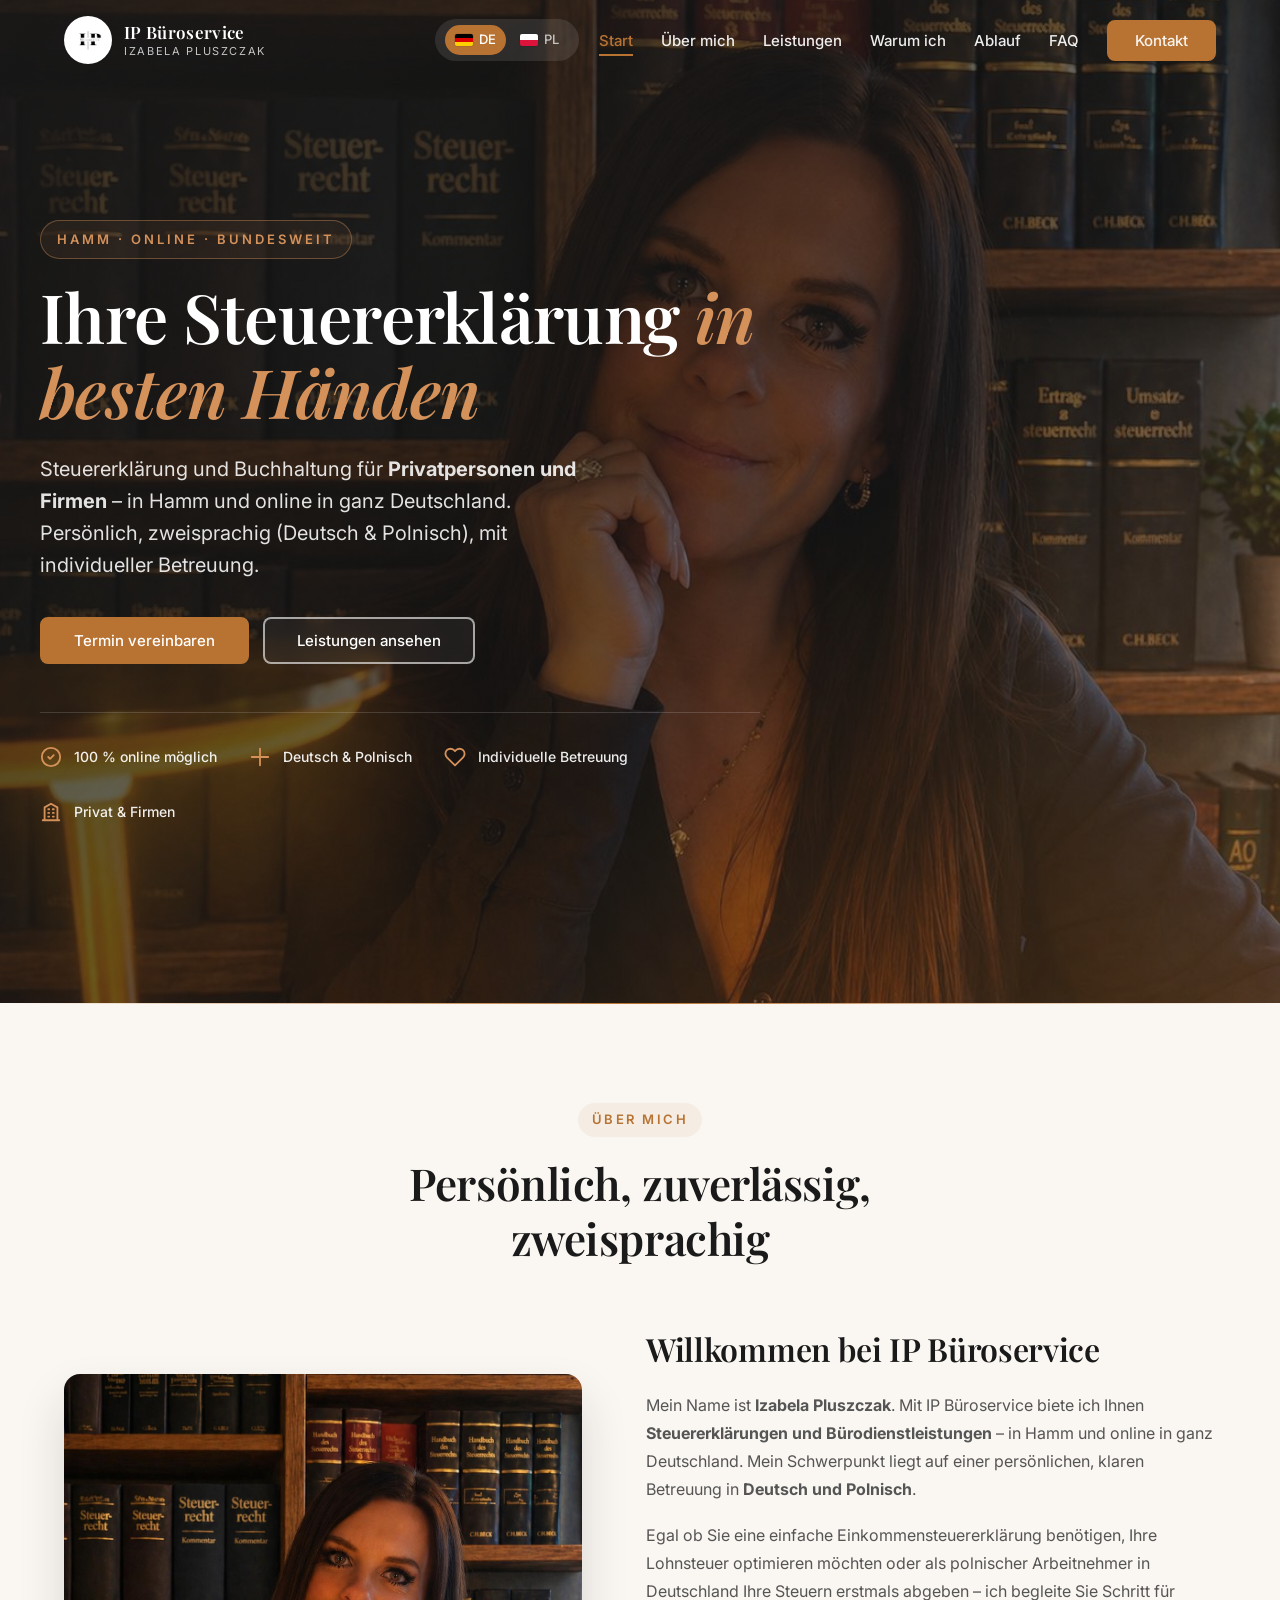
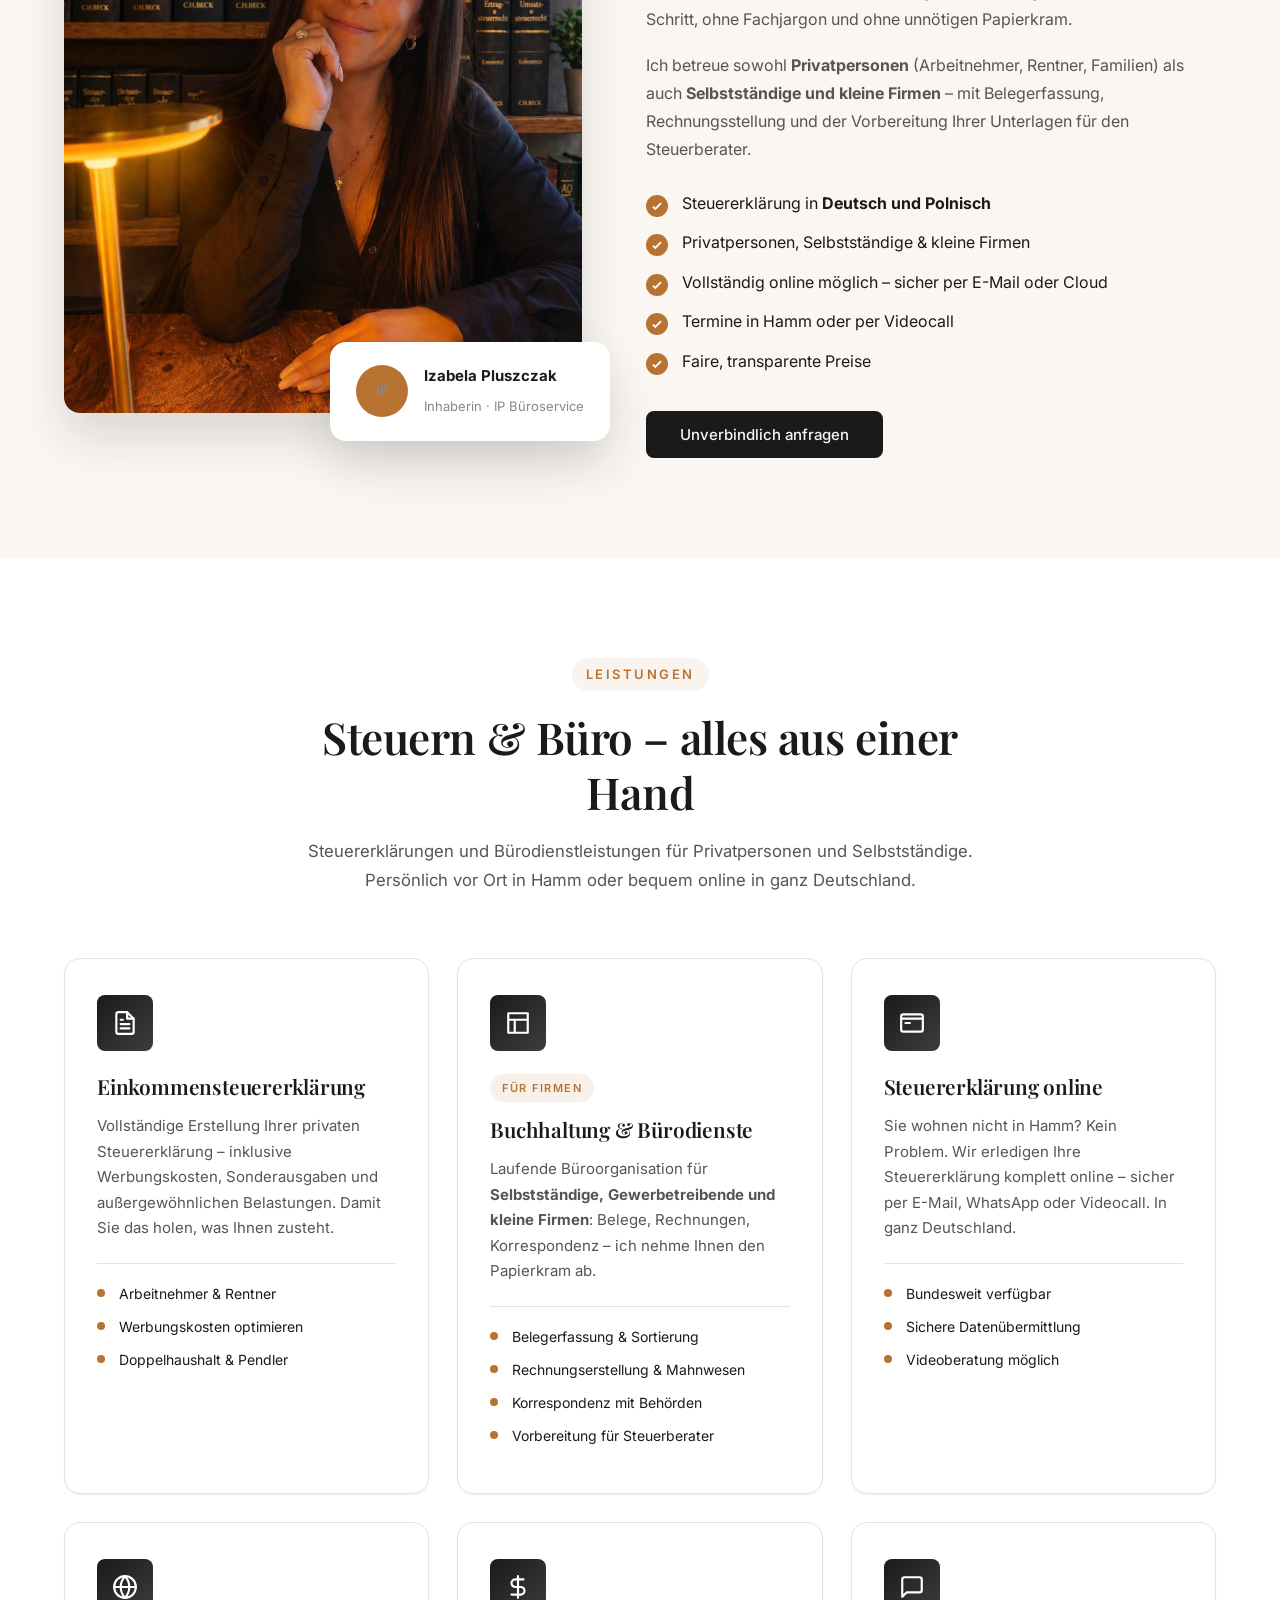
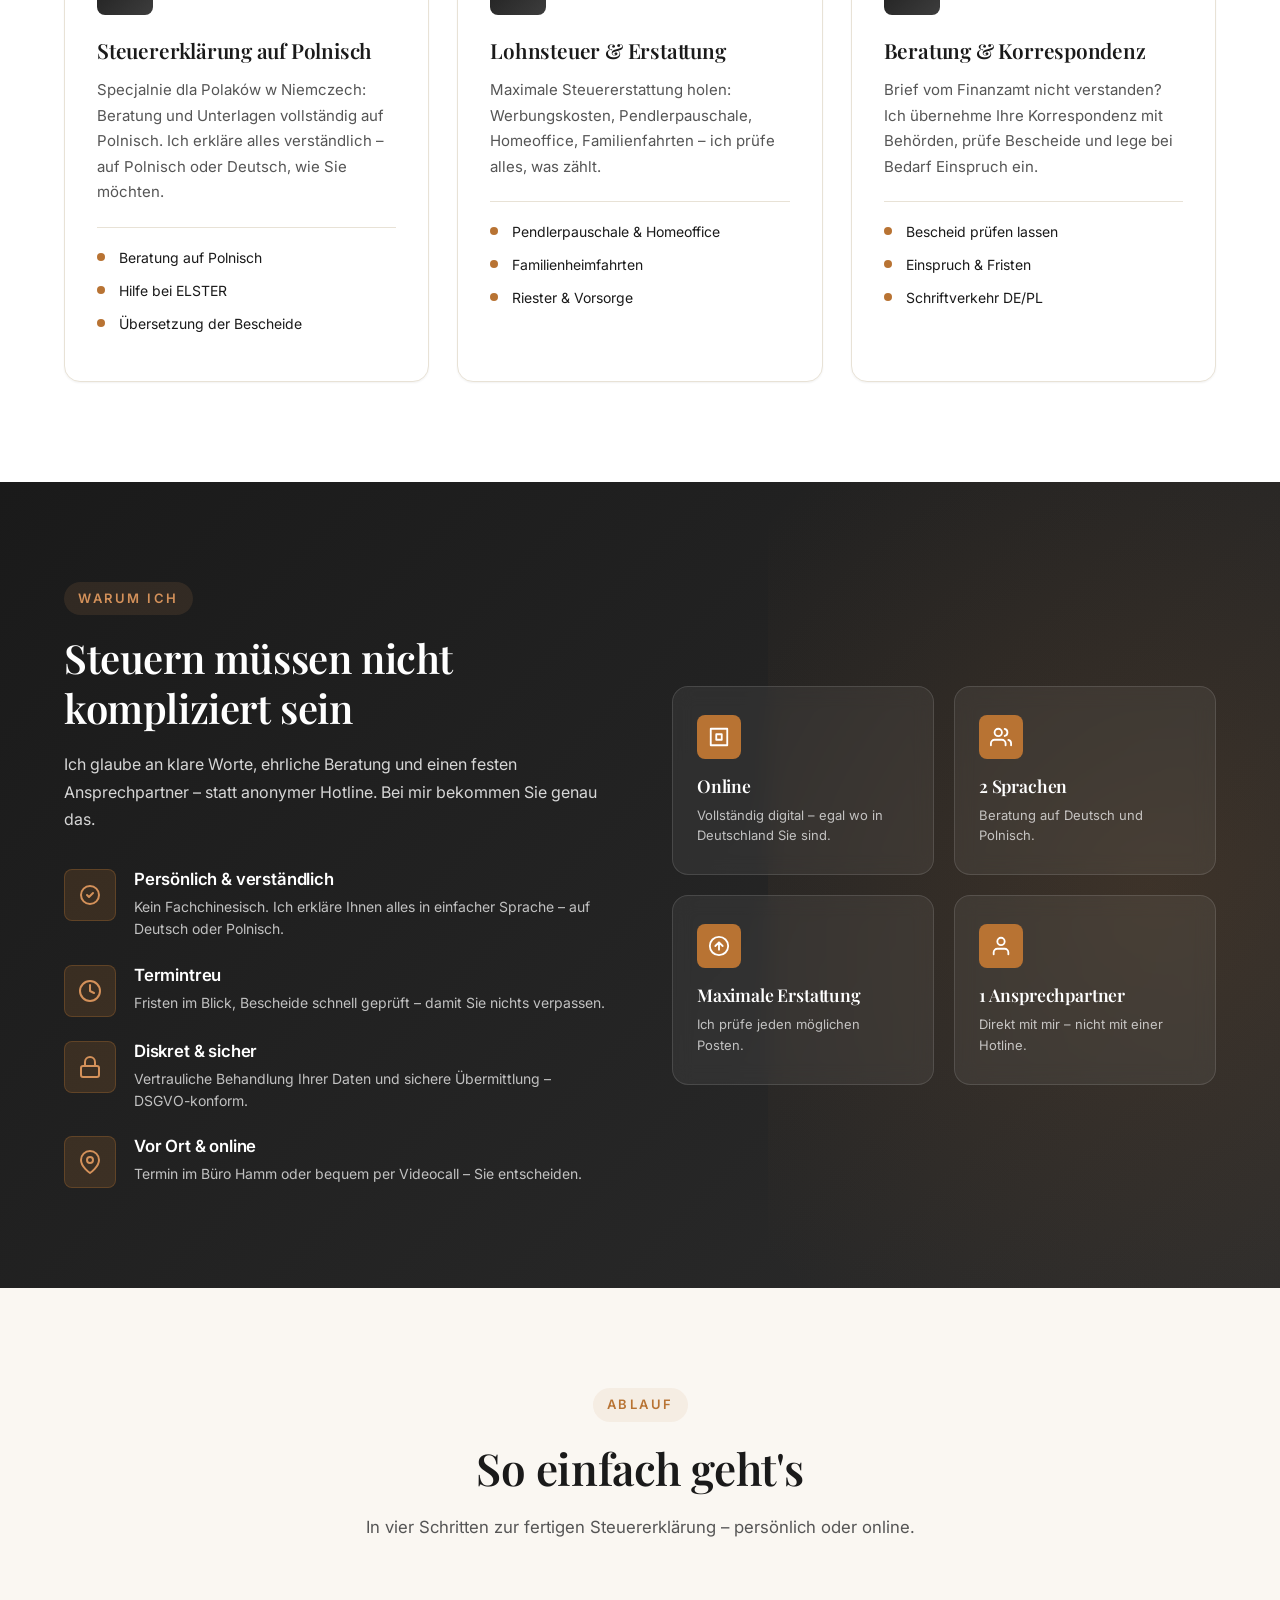
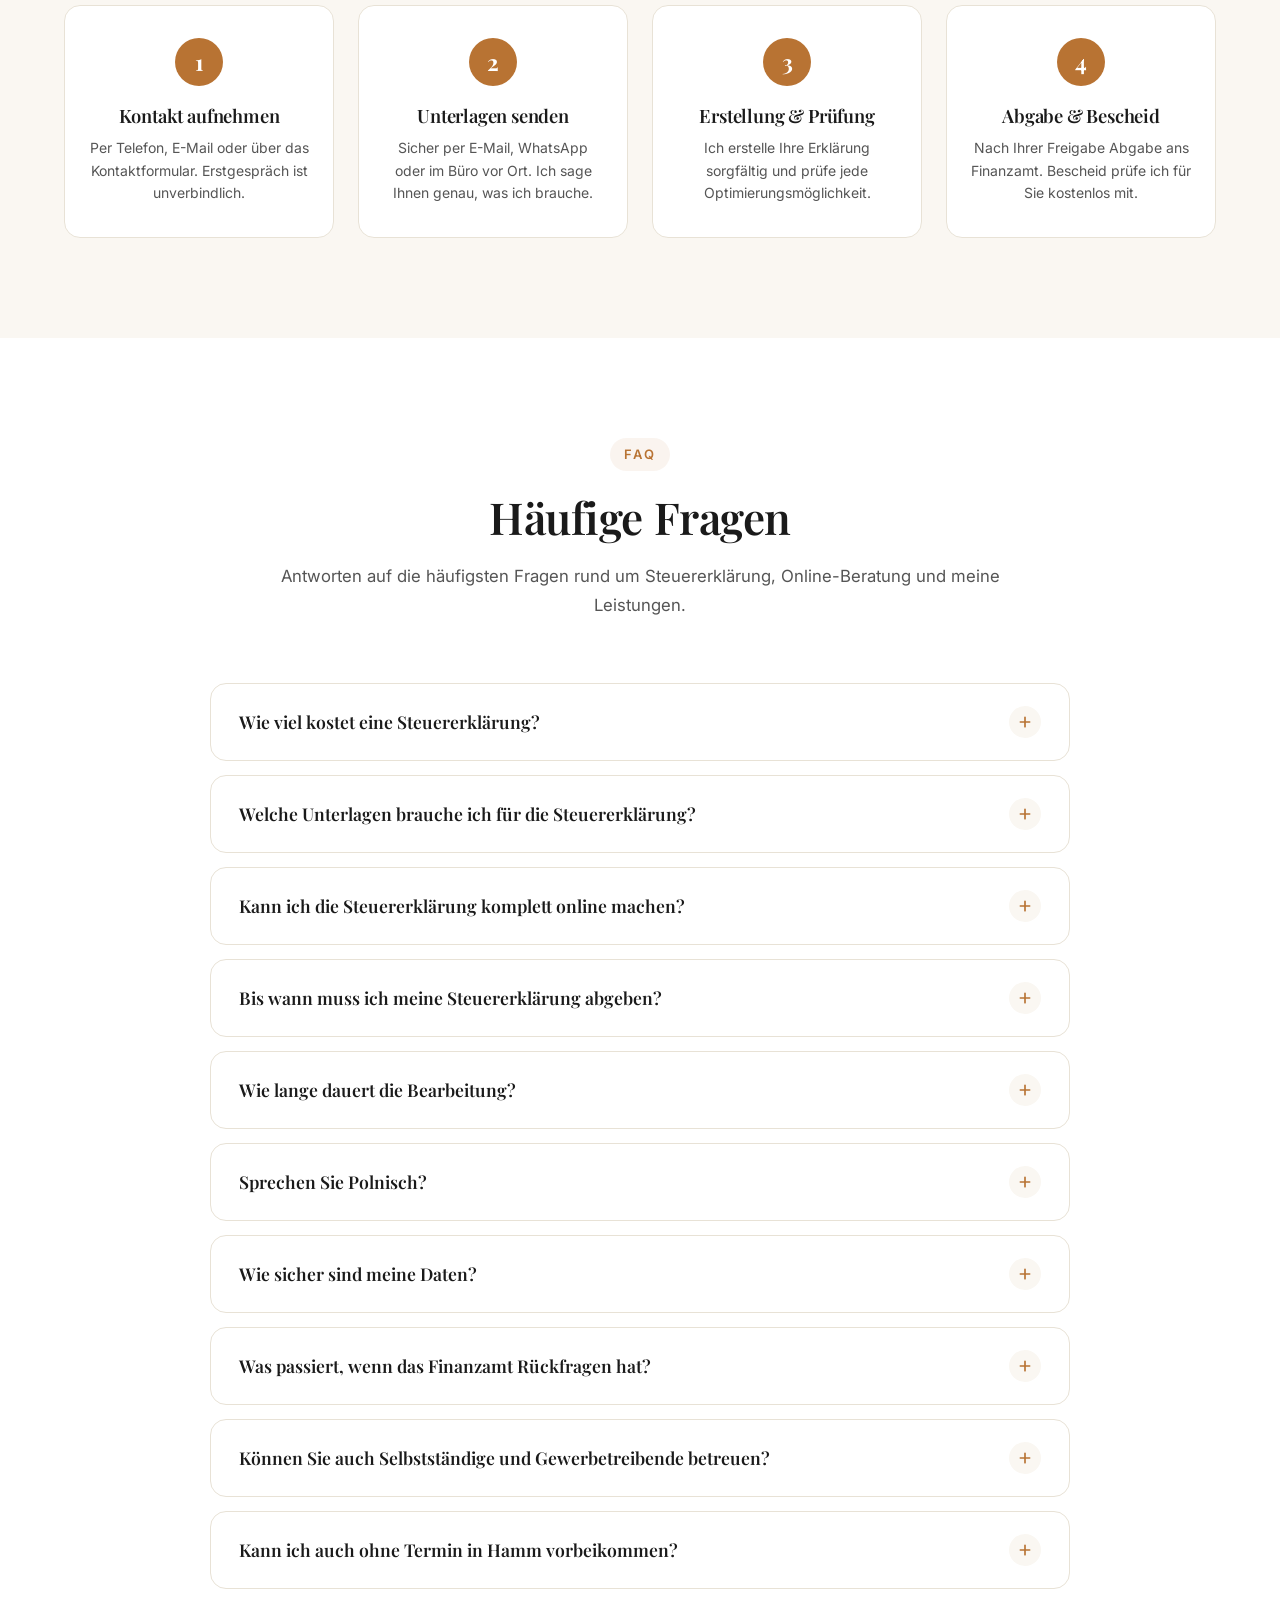
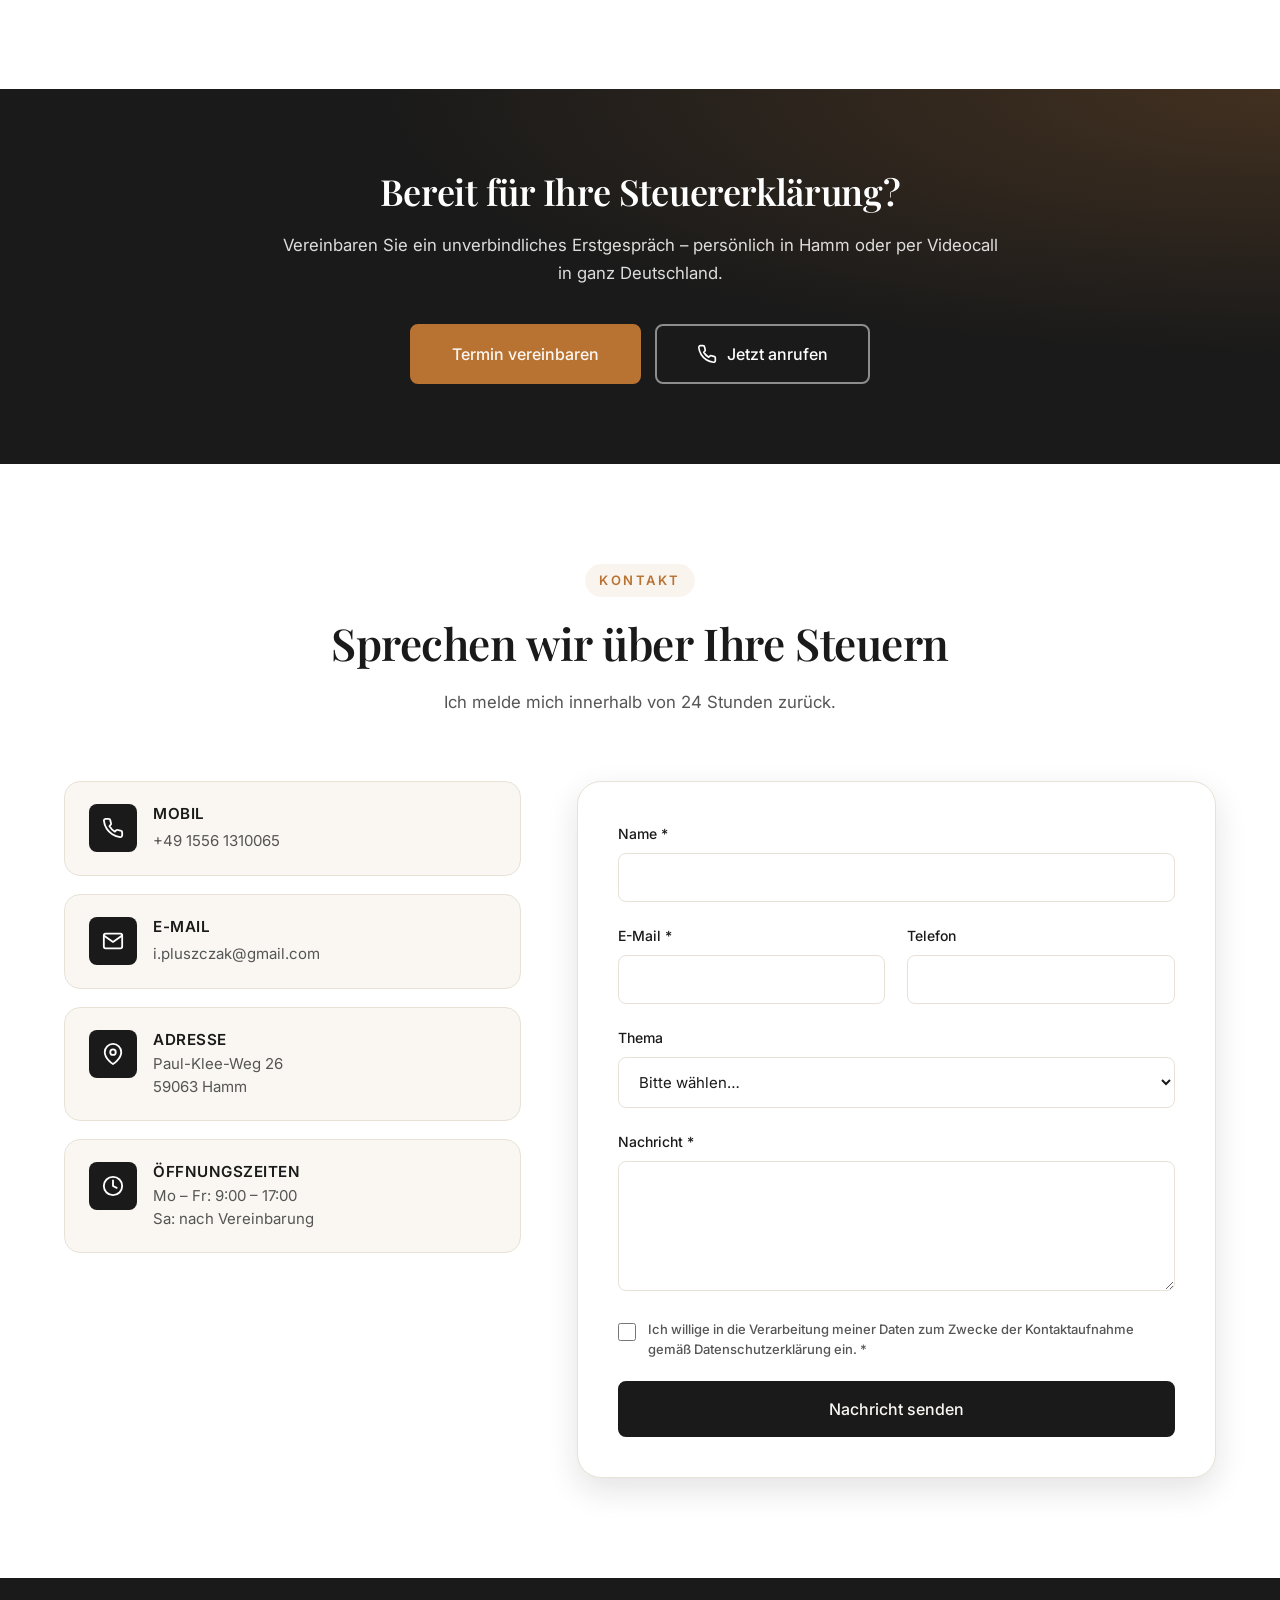
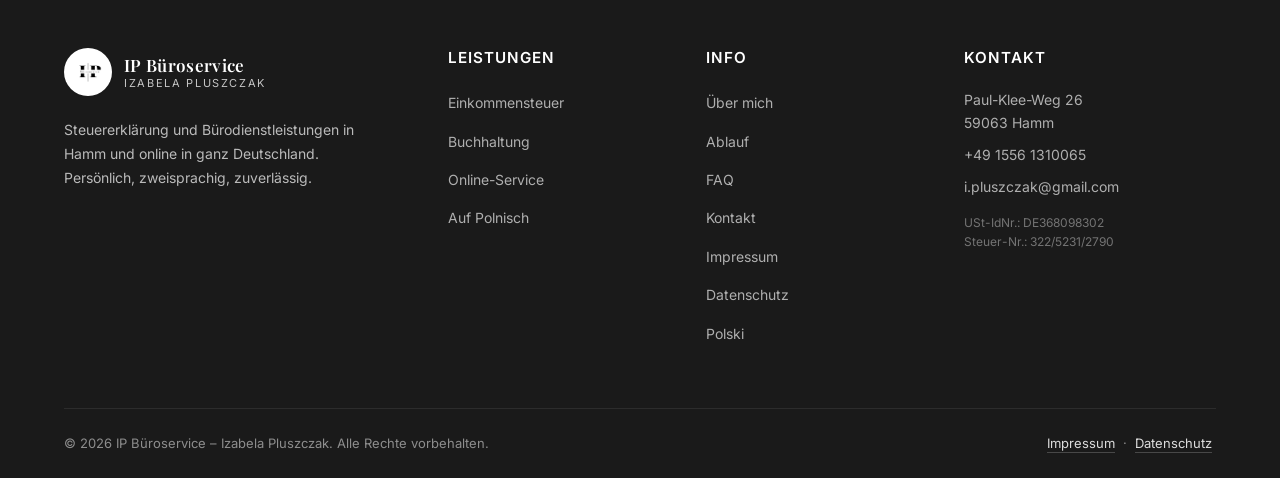
<file: index.html>
<!DOCTYPE html>
<html lang="de">
<head>
    <meta charset="UTF-8">
    <meta name="viewport" content="width=device-width, initial-scale=1.0">
    <meta name="theme-color" content="#1a1a1a">

    <title>Steuererklärung Hamm & online in ganz Deutschland | IP Büroservice – Izabela Pluszczak</title>
    <meta name="description" content="Steuererklärung in Hamm und online in ganz Deutschland. Polnischsprachige Steuerhilfe und Buchhaltung – persönlich, zuverlässig, individuell. Jetzt Termin vereinbaren.">
    <meta name="keywords" content="Steuererklärung Hamm, Steuererklärung online, polnische Buchhaltung, Lohnsteuerhilfe Hamm, Steuererklärung auf Polnisch, IP Büroservice, Izabela Pluszczak">
    <meta name="author" content="IP Büroservice – Izabela Pluszczak">
    <meta name="robots" content="index, follow">

    <link rel="canonical" href="https://ip-bueroservice.de/">
    <link rel="alternate" hreflang="de" href="https://ip-bueroservice.de/">
    <link rel="alternate" hreflang="pl" href="https://ip-bueroservice.de/pl/">
    <link rel="alternate" hreflang="x-default" href="https://ip-bueroservice.de/">

    <meta property="og:type" content="website">
    <meta property="og:locale" content="de_DE">
    <meta property="og:locale:alternate" content="pl_PL">
    <meta property="og:title" content="Steuererklärung Hamm & online | IP Büroservice">
    <meta property="og:description" content="Steuererklärung in Hamm und online in ganz Deutschland. Polnischsprachige Steuerhilfe und Buchhaltung.">
    <meta property="og:url" content="https://ip-bueroservice.de/">
    <meta property="og:site_name" content="IP Büroservice">
    <meta property="og:image" content="https://ip-bueroservice.de/og-image.jpg">

    <meta name="twitter:card" content="summary_large_image">
    <meta name="twitter:title" content="Steuererklärung Hamm & online | IP Büroservice">
    <meta name="twitter:description" content="Steuererklärung in Hamm und online in ganz Deutschland. Polnischsprachige Steuerhilfe.">

    <link rel="icon" type="image/jpeg" href="image001.jpg">
    <link rel="apple-touch-icon" href="image001.jpg">

    <link rel="stylesheet" href="style.css">
    <link rel="preconnect" href="https://fonts.googleapis.com">
    <link rel="preconnect" href="https://fonts.gstatic.com" crossorigin>
    <link href="https://fonts.googleapis.com/css2?family=Playfair+Display:ital,wght@0,400;0,600;0,700;1,600&family=Inter:wght@300;400;500;600&display=swap" rel="stylesheet">

    <script type="application/ld+json">
    {
        "@context": "https://schema.org",
        "@type": "FAQPage",
        "mainEntity": [
            {
                "@type": "Question",
                "name": "Wie viel kostet eine Steuererklärung?",
                "acceptedAnswer": { "@type": "Answer", "text": "Die Kosten richten sich nach dem Umfang Ihres Falls und sind durch die Steuerberatervergütungsverordnung (StBVV) sowie die Vorgaben für Lohnsteuerhilfevereine geregelt. Sie erhalten vorab eine transparente Pauschale oder einen klaren Stundensatz – ohne versteckte Kosten. Ein Erstgespräch ist kostenlos und unverbindlich." }
            },
            {
                "@type": "Question",
                "name": "Welche Unterlagen brauche ich für die Steuererklärung?",
                "acceptedAnswer": { "@type": "Answer", "text": "In den meisten Fällen: Lohnsteuerbescheinigung, Steuer-Identifikationsnummer, IBAN, Nachweise für Werbungskosten (Fahrtkosten, Arbeitsmittel, Homeoffice), Sonderausgaben (Versicherungen, Riester, Spenden) und außergewöhnliche Belastungen. Sie erhalten vorab eine maßgeschneiderte Checkliste." }
            },
            {
                "@type": "Question",
                "name": "Kann ich die Steuererklärung komplett online machen?",
                "acceptedAnswer": { "@type": "Answer", "text": "Ja, vollständig online – egal wo in Deutschland Sie wohnen. Unterlagen kommen sicher per E-Mail, WhatsApp oder verschlüsselter Cloud. Die Beratung läuft per Telefon oder Videocall. Die Erklärung wird elektronisch über ELSTER ans Finanzamt übermittelt." }
            },
            {
                "@type": "Question",
                "name": "Bis wann muss ich meine Steuererklärung abgeben?",
                "acceptedAnswer": { "@type": "Answer", "text": "Bei Pflichtveranlagung (z. B. Steuerklasse III/V): bis 31. Juli des Folgejahres. Bei freiwilliger Antragsveranlagung haben Sie 4 Jahre Zeit – die Erklärung für 2021 kann z. B. noch bis 31.12.2025 abgegeben werden." }
            },
            {
                "@type": "Question",
                "name": "Wie lange dauert die Bearbeitung?",
                "acceptedAnswer": { "@type": "Answer", "text": "Auf meiner Seite meist 1–2 Wochen nach Erhalt aller Unterlagen. Das Finanzamt benötigt anschließend 2 bis 12 Wochen bis zum Bescheid – elektronische Abgaben werden meist schneller bearbeitet." }
            },
            {
                "@type": "Question",
                "name": "Sprechen Sie Polnisch?",
                "acceptedAnswer": { "@type": "Answer", "text": "Ja, Polnisch ist meine Muttersprache. Beratung, Unterlagen und Korrespondenz auf Polnisch oder Deutsch – wie Sie möchten. Besonders praktisch für polnische Arbeitnehmer in Deutschland." }
            },
            {
                "@type": "Question",
                "name": "Wie sicher sind meine Daten?",
                "acceptedAnswer": { "@type": "Answer", "text": "Streng vertraulich nach DSGVO. Datenübermittlung ausschließlich verschlüsselt, Speicherung gemäß GoBD-Aufbewahrungspflichten, keine Weitergabe an Dritte. Sie haben jederzeit Auskunfts- und Löschungsrecht." }
            },
            {
                "@type": "Question",
                "name": "Was passiert, wenn das Finanzamt Rückfragen hat?",
                "acceptedAnswer": { "@type": "Answer", "text": "Ich prüfe Rückfragen und Bescheide kostenlos mit. Bei Bedarf beantworte ich die Anfrage schriftlich oder lege innerhalb der einmonatigen Einspruchsfrist (§ 355 AO) Einspruch ein." }
            },
            {
                "@type": "Question",
                "name": "Können Sie auch Selbstständige und Gewerbetreibende betreuen?",
                "acceptedAnswer": { "@type": "Answer", "text": "Ja – als IP Büroservice übernehme ich Belegerfassung, Rechnungserstellung und Korrespondenz. Eine vollständige steuerliche Beratung nach § 3 StBerG ist Steuerberatern vorbehalten – in solchen Fällen arbeite ich mit einem Steuerberater Hand in Hand zusammen." }
            },
            {
                "@type": "Question",
                "name": "Kann ich auch ohne Termin in Hamm vorbeikommen?",
                "acceptedAnswer": { "@type": "Answer", "text": "Bitte vereinbaren Sie vorher einen Termin – telefonisch oder per E-Mail. Termine sind oft kurzfristig möglich, auch außerhalb der regulären Bürozeiten nach Vereinbarung." }
            }
        ]
    }
    </script>

    <script type="application/ld+json">
    {
        "@context": "https://schema.org",
        "@type": "AccountingService",
        "name": "IP Büroservice – Izabela Pluszczak",
        "image": "https://ip-bueroservice.de/image001.jpg",
        "@id": "https://ip-bueroservice.de/",
        "url": "https://ip-bueroservice.de/",
        "telephone": "+4915561310065",
        "email": "i.pluszczak@gmail.com",
        "priceRange": "$$",
        "address": {
            "@type": "PostalAddress",
            "streetAddress": "Paul-Klee-Weg 26",
            "addressLocality": "Hamm",
            "postalCode": "59063",
            "addressCountry": "DE"
        },
        "areaServed": {
            "@type": "Country",
            "name": "Deutschland"
        },
        "availableLanguage": ["de", "pl"],
        "openingHoursSpecification": [
            {
                "@type": "OpeningHoursSpecification",
                "dayOfWeek": ["Monday", "Tuesday", "Wednesday", "Thursday", "Friday"],
                "opens": "09:00",
                "closes": "17:00"
            }
        ],
        "vatID": "DE368098302",
        "taxID": "322/5231/2790",
        "founder": {
            "@type": "Person",
            "name": "Izabela Pluszczak"
        },
        "description": "Steuererklärung und Buchhaltung in Hamm sowie online in ganz Deutschland. Polnischsprachige Beratung und Bürodienstleistungen.",
        "sameAs": []
    }
    </script>
</head>
<body>
    <!-- Navigation -->
    <nav class="navbar" id="navbar" aria-label="Hauptnavigation">
        <div class="container nav-container">
            <a href="#home" class="logo" aria-label="IP Büroservice – Startseite">
                <img src="image001.jpg" alt="IP Büroservice Logo" class="logo-img" width="48" height="48">
                <span class="logo-text">IP Büroservice<small>Izabela Pluszczak</small></span>
            </a>
            <div class="nav-right">
                <div class="lang-switch" role="group" aria-label="Sprachauswahl">
                    <a href="/" class="active" hreflang="de" aria-current="page"><span class="flag flag-de" aria-hidden="true"></span>DE</a>
                    <a href="/pl/" hreflang="pl"><span class="flag flag-pl" aria-hidden="true"></span>PL</a>
                </div>
                <button class="nav-toggle" id="navToggle" aria-label="Menü öffnen" aria-expanded="false" aria-controls="navMenu">
                    <span></span>
                    <span></span>
                    <span></span>
                </button>
                <ul class="nav-menu" id="navMenu">
                    <li><a href="#home">Start</a></li>
                    <li><a href="#about">Über mich</a></li>
                    <li><a href="#services">Leistungen</a></li>
                    <li><a href="#why-us">Warum ich</a></li>
                    <li><a href="#process">Ablauf</a></li>
                    <li><a href="#faq">FAQ</a></li>
                    <li><a href="#contact" class="btn btn-nav">Kontakt</a></li>
                </ul>
            </div>
        </div>
    </nav>

    <!-- Hero -->
    <section class="hero" id="home">
        <div class="hero-image-container">
            <img src="Foto.jpeg" alt="Izabela Pluszczak – IP Büroservice" class="hero-image" width="1200" height="800">
        </div>
        <div class="hero-overlay"></div>
        <div class="container hero-content">
            <div class="hero-text">
                <span class="hero-eyebrow">Hamm · Online · Bundesweit</span>
                <h1>Ihre Steuererklärung <span class="highlight">in besten Händen</span></h1>
                <p class="hero-subtitle">Steuererklärung und Buchhaltung für <strong>Privatpersonen und Firmen</strong> – in Hamm und online in ganz Deutschland. Persönlich, zweisprachig (Deutsch &amp; Polnisch), mit individueller Betreuung.</p>
                <div class="hero-buttons">
                    <a href="#contact" class="btn btn-primary">Termin vereinbaren</a>
                    <a href="#services" class="btn btn-secondary">Leistungen ansehen</a>
                </div>
                <div class="hero-features">
                    <div class="hero-feature">
                        <svg viewBox="0 0 24 24" fill="none" stroke="currentColor" stroke-width="2" stroke-linecap="round" stroke-linejoin="round" aria-hidden="true">
                            <path d="M9 12l2 2 4-4"/>
                            <circle cx="12" cy="12" r="10"/>
                        </svg>
                        <span>100 % online möglich</span>
                    </div>
                    <div class="hero-feature">
                        <svg viewBox="0 0 24 24" fill="none" stroke="currentColor" stroke-width="2" stroke-linecap="round" stroke-linejoin="round" aria-hidden="true">
                            <path d="M3 12h18M12 3v18"/>
                        </svg>
                        <span>Deutsch &amp; Polnisch</span>
                    </div>
                    <div class="hero-feature">
                        <svg viewBox="0 0 24 24" fill="none" stroke="currentColor" stroke-width="2" stroke-linecap="round" stroke-linejoin="round" aria-hidden="true">
                            <path d="M20.84 4.61a5.5 5.5 0 00-7.78 0L12 5.67l-1.06-1.06a5.5 5.5 0 00-7.78 7.78l1.06 1.06L12 21.23l7.78-7.78 1.06-1.06a5.5 5.5 0 000-7.78z"/>
                        </svg>
                        <span>Individuelle Betreuung</span>
                    </div>
                    <div class="hero-feature">
                        <svg viewBox="0 0 24 24" fill="none" stroke="currentColor" stroke-width="2" stroke-linecap="round" stroke-linejoin="round" aria-hidden="true">
                            <path d="M3 21h18M5 21V7l7-4 7 4v14M9 9h1M9 13h1M9 17h1M14 9h1M14 13h1M14 17h1"/>
                        </svg>
                        <span>Privat &amp; Firmen</span>
                    </div>
                </div>
            </div>
        </div>
    </section>

    <!-- Über mich -->
    <section class="about" id="about">
        <div class="container">
            <div class="section-header">
                <span class="section-tag">Über mich</span>
                <h2>Persönlich, zuverlässig, zweisprachig</h2>
            </div>
            <div class="about-content">
                <div class="about-image">
                    <img src="Foto.jpeg" alt="Izabela Pluszczak – Inhaberin IP Büroservice" width="600" height="800">
                    <div class="about-card">
                        <span class="card-icon">IP</span>
                        <div>
                            <strong>Izabela Pluszczak</strong>
                            <span>Inhaberin · IP Büroservice</span>
                        </div>
                    </div>
                </div>
                <div class="about-text">
                    <h3>Willkommen bei IP Büroservice</h3>
                    <p>Mein Name ist <strong>Izabela Pluszczak</strong>. Mit IP Büroservice biete ich Ihnen <strong>Steuererklärungen und Bürodienstleistungen</strong> – in Hamm und online in ganz Deutschland. Mein Schwerpunkt liegt auf einer persönlichen, klaren Betreuung in <strong>Deutsch und Polnisch</strong>.</p>
                    <p>Egal ob Sie eine einfache Einkommensteuererklärung benötigen, Ihre Lohnsteuer optimieren möchten oder als polnischer Arbeitnehmer in Deutschland Ihre Steuern erstmals abgeben – ich begleite Sie Schritt für Schritt, ohne Fachjargon und ohne unnötigen Papierkram.</p>
                    <p>Ich betreue sowohl <strong>Privatpersonen</strong> (Arbeitnehmer, Rentner, Familien) als auch <strong>Selbstständige und kleine Firmen</strong> – mit Belegerfassung, Rechnungsstellung und der Vorbereitung Ihrer Unterlagen für den Steuerberater.</p>
                    <ul class="about-list">
                        <li>Steuererklärung in <strong>Deutsch und Polnisch</strong></li>
                        <li>Privatpersonen, Selbstständige &amp; kleine Firmen</li>
                        <li>Vollständig online möglich – sicher per E-Mail oder Cloud</li>
                        <li>Termine in Hamm oder per Videocall</li>
                        <li>Faire, transparente Preise</li>
                    </ul>
                    <a href="#contact" class="btn btn-primary">Unverbindlich anfragen</a>
                </div>
            </div>
        </div>
    </section>

    <!-- Leistungen -->
    <section class="services" id="services">
        <div class="container">
            <div class="section-header">
                <span class="section-tag">Leistungen</span>
                <h2>Steuern &amp; Büro – alles aus einer Hand</h2>
                <p>Steuererklärungen und Bürodienstleistungen für Privatpersonen und Selbstständige. Persönlich vor Ort in Hamm oder bequem online in ganz Deutschland.</p>
            </div>
            <div class="services-grid">
                <article class="service-card">
                    <div class="service-icon" aria-hidden="true">
                        <svg viewBox="0 0 24 24" fill="none" stroke="currentColor" stroke-width="2" stroke-linecap="round" stroke-linejoin="round">
                            <path d="M14 2H6a2 2 0 00-2 2v16a2 2 0 002 2h12a2 2 0 002-2V8z"/>
                            <path d="M14 2v6h6M16 13H8M16 17H8M10 9H8"/>
                        </svg>
                    </div>
                    <h3>Einkommensteuererklärung</h3>
                    <p>Vollständige Erstellung Ihrer privaten Steuererklärung – inklusive Werbungskosten, Sonderausgaben und außergewöhnlichen Belastungen. Damit Sie das holen, was Ihnen zusteht.</p>
                    <ul>
                        <li>Arbeitnehmer &amp; Rentner</li>
                        <li>Werbungskosten optimieren</li>
                        <li>Doppelhaushalt &amp; Pendler</li>
                    </ul>
                </article>

                <article class="service-card">
                    <div class="service-icon" aria-hidden="true">
                        <svg viewBox="0 0 24 24" fill="none" stroke="currentColor" stroke-width="2" stroke-linecap="round" stroke-linejoin="round">
                            <path d="M3 3h18v18H3zM3 9h18M9 21V9"/>
                        </svg>
                    </div>
                    <span class="service-tag">Für Firmen</span>
                    <h3>Buchhaltung &amp; Bürodienste</h3>
                    <p>Laufende Büroorganisation für <strong>Selbstständige, Gewerbetreibende und kleine Firmen</strong>: Belege, Rechnungen, Korrespondenz – ich nehme Ihnen den Papierkram ab.</p>
                    <ul>
                        <li>Belegerfassung &amp; Sortierung</li>
                        <li>Rechnungserstellung &amp; Mahnwesen</li>
                        <li>Korrespondenz mit Behörden</li>
                        <li>Vorbereitung für Steuerberater</li>
                    </ul>
                </article>

                <article class="service-card">
                    <div class="service-icon" aria-hidden="true">
                        <svg viewBox="0 0 24 24" fill="none" stroke="currentColor" stroke-width="2" stroke-linecap="round" stroke-linejoin="round">
                            <rect x="2" y="4" width="20" height="16" rx="2"/>
                            <path d="M2 8h20M6 12h4"/>
                        </svg>
                    </div>
                    <h3>Steuererklärung online</h3>
                    <p>Sie wohnen nicht in Hamm? Kein Problem. Wir erledigen Ihre Steuererklärung komplett online – sicher per E-Mail, WhatsApp oder Videocall. In ganz Deutschland.</p>
                    <ul>
                        <li>Bundesweit verfügbar</li>
                        <li>Sichere Datenübermittlung</li>
                        <li>Videoberatung möglich</li>
                    </ul>
                </article>

                <article class="service-card">
                    <div class="service-icon" aria-hidden="true">
                        <svg viewBox="0 0 24 24" fill="none" stroke="currentColor" stroke-width="2" stroke-linecap="round" stroke-linejoin="round">
                            <circle cx="12" cy="12" r="10"/>
                            <path d="M2 12h20M12 2a15.3 15.3 0 014 10 15.3 15.3 0 01-4 10 15.3 15.3 0 01-4-10 15.3 15.3 0 014-10z"/>
                        </svg>
                    </div>
                    <h3>Steuererklärung auf Polnisch</h3>
                    <p>Specjalnie dla Polaków w Niemczech: Beratung und Unterlagen vollständig auf Polnisch. Ich erkläre alles verständlich – auf Polnisch oder Deutsch, wie Sie möchten.</p>
                    <ul>
                        <li>Beratung auf Polnisch</li>
                        <li>Hilfe bei ELSTER</li>
                        <li>Übersetzung der Bescheide</li>
                    </ul>
                </article>

                <article class="service-card">
                    <div class="service-icon" aria-hidden="true">
                        <svg viewBox="0 0 24 24" fill="none" stroke="currentColor" stroke-width="2" stroke-linecap="round" stroke-linejoin="round">
                            <path d="M12 2v20M17 5H9.5a3.5 3.5 0 000 7h5a3.5 3.5 0 010 7H6"/>
                        </svg>
                    </div>
                    <h3>Lohnsteuer &amp; Erstattung</h3>
                    <p>Maximale Steuererstattung holen: Werbungskosten, Pendlerpauschale, Homeoffice, Familienfahrten – ich prüfe alles, was zählt.</p>
                    <ul>
                        <li>Pendlerpauschale &amp; Homeoffice</li>
                        <li>Familienheimfahrten</li>
                        <li>Riester &amp; Vorsorge</li>
                    </ul>
                </article>

                <article class="service-card">
                    <div class="service-icon" aria-hidden="true">
                        <svg viewBox="0 0 24 24" fill="none" stroke="currentColor" stroke-width="2" stroke-linecap="round" stroke-linejoin="round">
                            <path d="M21 15a2 2 0 01-2 2H7l-4 4V5a2 2 0 012-2h14a2 2 0 012 2z"/>
                        </svg>
                    </div>
                    <h3>Beratung &amp; Korrespondenz</h3>
                    <p>Brief vom Finanzamt nicht verstanden? Ich übernehme Ihre Korrespondenz mit Behörden, prüfe Bescheide und lege bei Bedarf Einspruch ein.</p>
                    <ul>
                        <li>Bescheid prüfen lassen</li>
                        <li>Einspruch &amp; Fristen</li>
                        <li>Schriftverkehr DE/PL</li>
                    </ul>
                </article>
            </div>
        </div>
    </section>

    <!-- Warum ich -->
    <section class="why-us" id="why-us">
        <div class="container">
            <div class="why-us-content">
                <div class="why-us-text">
                    <span class="section-tag">Warum ich</span>
                    <h2>Steuern müssen nicht kompliziert sein</h2>
                    <p>Ich glaube an klare Worte, ehrliche Beratung und einen festen Ansprechpartner – statt anonymer Hotline. Bei mir bekommen Sie genau das.</p>
                    <div class="why-us-features">
                        <div class="feature">
                            <div class="feature-icon" aria-hidden="true">
                                <svg viewBox="0 0 24 24" fill="none" stroke="currentColor" stroke-width="2" stroke-linecap="round" stroke-linejoin="round">
                                    <path d="M9 12l2 2 4-4"/>
                                    <path d="M21 12a9 9 0 11-18 0 9 9 0 0118 0z"/>
                                </svg>
                            </div>
                            <div>
                                <h4>Persönlich &amp; verständlich</h4>
                                <p>Kein Fachchinesisch. Ich erkläre Ihnen alles in einfacher Sprache – auf Deutsch oder Polnisch.</p>
                            </div>
                        </div>
                        <div class="feature">
                            <div class="feature-icon" aria-hidden="true">
                                <svg viewBox="0 0 24 24" fill="none" stroke="currentColor" stroke-width="2" stroke-linecap="round" stroke-linejoin="round">
                                    <circle cx="12" cy="12" r="10"/>
                                    <path d="M12 6v6l4 2"/>
                                </svg>
                            </div>
                            <div>
                                <h4>Termintreu</h4>
                                <p>Fristen im Blick, Bescheide schnell geprüft – damit Sie nichts verpassen.</p>
                            </div>
                        </div>
                        <div class="feature">
                            <div class="feature-icon" aria-hidden="true">
                                <svg viewBox="0 0 24 24" fill="none" stroke="currentColor" stroke-width="2" stroke-linecap="round" stroke-linejoin="round">
                                    <rect x="3" y="11" width="18" height="11" rx="2"/>
                                    <path d="M7 11V7a5 5 0 0110 0v4"/>
                                </svg>
                            </div>
                            <div>
                                <h4>Diskret &amp; sicher</h4>
                                <p>Vertrauliche Behandlung Ihrer Daten und sichere Übermittlung – DSGVO-konform.</p>
                            </div>
                        </div>
                        <div class="feature">
                            <div class="feature-icon" aria-hidden="true">
                                <svg viewBox="0 0 24 24" fill="none" stroke="currentColor" stroke-width="2" stroke-linecap="round" stroke-linejoin="round">
                                    <path d="M21 10c0 7-9 13-9 13s-9-6-9-13a9 9 0 0118 0z"/>
                                    <circle cx="12" cy="10" r="3"/>
                                </svg>
                            </div>
                            <div>
                                <h4>Vor Ort &amp; online</h4>
                                <p>Termin im Büro Hamm oder bequem per Videocall – Sie entscheiden.</p>
                            </div>
                        </div>
                    </div>
                </div>
                <div class="why-us-cards">
                    <div class="value-card">
                        <div class="value-card-icon" aria-hidden="true">
                            <svg viewBox="0 0 24 24" fill="none" stroke="currentColor" stroke-width="2" stroke-linecap="round" stroke-linejoin="round">
                                <path d="M3 3h18v18H3zM9 9h6v6H9z"/>
                            </svg>
                        </div>
                        <h4>Online</h4>
                        <p>Vollständig digital – egal wo in Deutschland Sie sind.</p>
                    </div>
                    <div class="value-card">
                        <div class="value-card-icon" aria-hidden="true">
                            <svg viewBox="0 0 24 24" fill="none" stroke="currentColor" stroke-width="2" stroke-linecap="round" stroke-linejoin="round">
                                <path d="M17 21v-2a4 4 0 00-4-4H5a4 4 0 00-4 4v2"/>
                                <circle cx="9" cy="7" r="4"/>
                                <path d="M23 21v-2a4 4 0 00-3-3.87M16 3.13a4 4 0 010 7.75"/>
                            </svg>
                        </div>
                        <h4>2 Sprachen</h4>
                        <p>Beratung auf Deutsch und Polnisch.</p>
                    </div>
                    <div class="value-card">
                        <div class="value-card-icon" aria-hidden="true">
                            <svg viewBox="0 0 24 24" fill="none" stroke="currentColor" stroke-width="2" stroke-linecap="round" stroke-linejoin="round">
                                <circle cx="12" cy="12" r="10"/>
                                <path d="M16 12l-4-4-4 4M12 16V8"/>
                            </svg>
                        </div>
                        <h4>Maximale Erstattung</h4>
                        <p>Ich prüfe jeden möglichen Posten.</p>
                    </div>
                    <div class="value-card">
                        <div class="value-card-icon" aria-hidden="true">
                            <svg viewBox="0 0 24 24" fill="none" stroke="currentColor" stroke-width="2" stroke-linecap="round" stroke-linejoin="round">
                                <path d="M20 21v-2a4 4 0 00-4-4H8a4 4 0 00-4 4v2"/>
                                <circle cx="12" cy="7" r="4"/>
                            </svg>
                        </div>
                        <h4>1 Ansprechpartner</h4>
                        <p>Direkt mit mir – nicht mit einer Hotline.</p>
                    </div>
                </div>
            </div>
        </div>
    </section>

    <!-- Ablauf -->
    <section class="process" id="process">
        <div class="container">
            <div class="section-header">
                <span class="section-tag">Ablauf</span>
                <h2>So einfach geht's</h2>
                <p>In vier Schritten zur fertigen Steuererklärung – persönlich oder online.</p>
            </div>
            <div class="process-steps">
                <div class="process-step">
                    <span class="process-number">1</span>
                    <h4>Kontakt aufnehmen</h4>
                    <p>Per Telefon, E-Mail oder über das Kontaktformular. Erstgespräch ist unverbindlich.</p>
                </div>
                <div class="process-step">
                    <span class="process-number">2</span>
                    <h4>Unterlagen senden</h4>
                    <p>Sicher per E-Mail, WhatsApp oder im Büro vor Ort. Ich sage Ihnen genau, was ich brauche.</p>
                </div>
                <div class="process-step">
                    <span class="process-number">3</span>
                    <h4>Erstellung &amp; Prüfung</h4>
                    <p>Ich erstelle Ihre Erklärung sorgfältig und prüfe jede Optimierungsmöglichkeit.</p>
                </div>
                <div class="process-step">
                    <span class="process-number">4</span>
                    <h4>Abgabe &amp; Bescheid</h4>
                    <p>Nach Ihrer Freigabe Abgabe ans Finanzamt. Bescheid prüfe ich für Sie kostenlos mit.</p>
                </div>
            </div>
        </div>
    </section>

    <!-- FAQ -->
    <section class="faq" id="faq">
        <div class="container">
            <div class="section-header">
                <span class="section-tag">FAQ</span>
                <h2>Häufige Fragen</h2>
                <p>Antworten auf die häufigsten Fragen rund um Steuererklärung, Online-Beratung und meine Leistungen.</p>
            </div>
            <div class="faq-list">

                <details class="faq-item">
                    <summary class="faq-question">
                        <span>Wie viel kostet eine Steuererklärung?</span>
                        <span class="faq-icon" aria-hidden="true"><svg width="16" height="16" viewBox="0 0 24 24" fill="none" stroke="currentColor" stroke-width="2.5" stroke-linecap="round"><path d="M12 5v14M5 12h14"/></svg></span>
                    </summary>
                    <div class="faq-answer">
                        <p>Die Kosten richten sich nach dem Umfang Ihres Falls und sind durch die <strong>Steuerberatervergütungsverordnung (StBVV)</strong> sowie die Vorgaben für Lohnsteuerhilfevereine geregelt. Eine einfache Arbeitnehmer-Steuererklärung ist günstiger als ein Fall mit Vermietungseinkünften, Selbstständigkeit oder Auslandseinkünften.</p>
                        <p>Sie erhalten von mir <strong>vorab eine transparente Pauschale oder einen klaren Stundensatz</strong> – ohne versteckte Kosten. Ein erstes Kennenlerngespräch ist <strong>kostenlos und unverbindlich</strong>.</p>
                    </div>
                </details>

                <details class="faq-item">
                    <summary class="faq-question">
                        <span>Welche Unterlagen brauche ich für die Steuererklärung?</span>
                        <span class="faq-icon" aria-hidden="true"><svg width="16" height="16" viewBox="0 0 24 24" fill="none" stroke="currentColor" stroke-width="2.5" stroke-linecap="round"><path d="M12 5v14M5 12h14"/></svg></span>
                    </summary>
                    <div class="faq-answer">
                        <p>In den meisten Fällen reichen folgende Unterlagen:</p>
                        <ul>
                            <li><strong>Lohnsteuerbescheinigung</strong> (vom Arbeitgeber, meist Januar/Februar)</li>
                            <li><strong>Steuer-Identifikationsnummer</strong> (Steuer-ID, 11-stellig)</li>
                            <li><strong>Bankverbindung</strong> (IBAN für die Erstattung)</li>
                            <li>Nachweise für <strong>Werbungskosten</strong>: Fahrtkosten, Arbeitsmittel, Fortbildungen, Homeoffice</li>
                            <li>Nachweise für <strong>Sonderausgaben</strong>: Versicherungen, Spenden, Kirchensteuer, Riester</li>
                            <li>Bei Krankheit: <strong>Belege für außergewöhnliche Belastungen</strong></li>
                            <li>Bei Familie: Nachweis über <strong>Kinderbetreuungskosten</strong>, Schulgeld</li>
                        </ul>
                        <p>Vor unserem Gespräch sende ich Ihnen eine maßgeschneiderte Checkliste – Sie wissen genau, was Sie brauchen.</p>
                    </div>
                </details>

                <details class="faq-item">
                    <summary class="faq-question">
                        <span>Kann ich die Steuererklärung komplett online machen?</span>
                        <span class="faq-icon" aria-hidden="true"><svg width="16" height="16" viewBox="0 0 24 24" fill="none" stroke="currentColor" stroke-width="2.5" stroke-linecap="round"><path d="M12 5v14M5 12h14"/></svg></span>
                    </summary>
                    <div class="faq-answer">
                        <p>Ja, <strong>vollständig online</strong> – egal wo in Deutschland Sie wohnen. Sie senden mir Ihre Unterlagen sicher per E-Mail, WhatsApp oder über einen verschlüsselten Cloud-Link. Die Beratung läuft per Telefon oder Videocall.</p>
                        <p>Die Steuererklärung wird elektronisch über <strong>ELSTER</strong> ans Finanzamt übermittelt – nach Ihrer schriftlichen Freigabe per Vollmacht. Eine persönliche Anwesenheit in Hamm ist <strong>nicht erforderlich</strong>.</p>
                    </div>
                </details>

                <details class="faq-item">
                    <summary class="faq-question">
                        <span>Bis wann muss ich meine Steuererklärung abgeben?</span>
                        <span class="faq-icon" aria-hidden="true"><svg width="16" height="16" viewBox="0 0 24 24" fill="none" stroke="currentColor" stroke-width="2.5" stroke-linecap="round"><path d="M12 5v14M5 12h14"/></svg></span>
                    </summary>
                    <div class="faq-answer">
                        <p>Es gibt zwei Fälle:</p>
                        <ul>
                            <li><strong>Pflichtveranlagung</strong> (z. B. Steuerklasse III/V, Nebeneinkünfte über 410 €, Bezug von Lohnersatzleistungen): Frist ist der <strong>31. Juli des Folgejahres</strong>. Für 2024 also bis 31.07.2025.</li>
                            <li><strong>Antragsveranlagung</strong> (freiwillige Abgabe, z. B. nur Lohnsteuerklasse I): Sie haben <strong>4 Jahre Zeit</strong>. Die Erklärung für 2021 kann z. B. noch bis 31.12.2025 abgegeben werden.</li>
                        </ul>
                        <p>Wenn ich Ihre Erklärung erstelle, verlängert sich die Pflicht-Frist automatisch (für Steuerberater-Mandanten) – aber das gilt nicht für reine Lohnsteuerhilfe. Im Zweifel: <strong>einfach fragen</strong>, ich prüfe Ihre Frist.</p>
                    </div>
                </details>

                <details class="faq-item">
                    <summary class="faq-question">
                        <span>Wie lange dauert die Bearbeitung?</span>
                        <span class="faq-icon" aria-hidden="true"><svg width="16" height="16" viewBox="0 0 24 24" fill="none" stroke="currentColor" stroke-width="2.5" stroke-linecap="round"><path d="M12 5v14M5 12h14"/></svg></span>
                    </summary>
                    <div class="faq-answer">
                        <p>Auf meiner Seite: <strong>meist innerhalb 1–2 Wochen</strong> nach Erhalt aller Unterlagen. Bei einfachen Fällen oft schneller.</p>
                        <p>Auf Seiten des Finanzamts: <strong>2 bis 12 Wochen</strong> bis zum Bescheid – das hängt vom jeweiligen Finanzamt und der Auslastung ab. Erfahrungsgemäß bearbeitet das Finanzamt elektronisch übermittelte Erklärungen schneller als Papier.</p>
                    </div>
                </details>

                <details class="faq-item">
                    <summary class="faq-question">
                        <span>Sprechen Sie Polnisch?</span>
                        <span class="faq-icon" aria-hidden="true"><svg width="16" height="16" viewBox="0 0 24 24" fill="none" stroke="currentColor" stroke-width="2.5" stroke-linecap="round"><path d="M12 5v14M5 12h14"/></svg></span>
                    </summary>
                    <div class="faq-answer">
                        <p>Ja, <strong>Polnisch ist meine Muttersprache</strong>. Beratung, Unterlagen und Korrespondenz – alles auf Polnisch oder Deutsch, je nachdem wie es Ihnen lieber ist.</p>
                        <p>Besonders für polnische Arbeitnehmer in Deutschland ist das ein Vorteil: Sie verstehen jeden Schritt und können auch komplexere Themen wie <strong>Familienheimfahrten, doppelte Haushaltsführung oder Kindergeld</strong> in Ruhe besprechen.</p>
                    </div>
                </details>

                <details class="faq-item">
                    <summary class="faq-question">
                        <span>Wie sicher sind meine Daten?</span>
                        <span class="faq-icon" aria-hidden="true"><svg width="16" height="16" viewBox="0 0 24 24" fill="none" stroke="currentColor" stroke-width="2.5" stroke-linecap="round"><path d="M12 5v14M5 12h14"/></svg></span>
                    </summary>
                    <div class="faq-answer">
                        <p>Ihre Daten werden <strong>nach DSGVO</strong> behandelt – streng vertraulich. Konkret bedeutet das:</p>
                        <ul>
                            <li>Datenübermittlung nur über <strong>verschlüsselte Kanäle</strong> (HTTPS, sichere Cloud)</li>
                            <li>Speicherung gemäß den Aufbewahrungspflichten der <strong>GoBD</strong> (10 Jahre) – danach Löschung</li>
                            <li>Keine Weitergabe an Dritte ohne Ihre ausdrückliche Einwilligung</li>
                            <li>Sie haben jederzeit <strong>Auskunfts- und Löschungsrecht</strong></li>
                        </ul>
                        <p>Mehr Details in der <a href="/datenschutz/">Datenschutzerklärung</a>.</p>
                    </div>
                </details>

                <details class="faq-item">
                    <summary class="faq-question">
                        <span>Was passiert, wenn das Finanzamt Rückfragen hat?</span>
                        <span class="faq-icon" aria-hidden="true"><svg width="16" height="16" viewBox="0 0 24 24" fill="none" stroke="currentColor" stroke-width="2.5" stroke-linecap="round"><path d="M12 5v14M5 12h14"/></svg></span>
                    </summary>
                    <div class="faq-answer">
                        <p>Wenn das Finanzamt Rückfragen hat oder den Bescheid abweichend von der Erklärung erlässt, prüfe ich das <strong>kostenlos für Sie mit</strong>. Wenn nötig:</p>
                        <ul>
                            <li>Beantworte ich die Rückfragen schriftlich (mit Vollmacht)</li>
                            <li>Lege ich innerhalb der <strong>einmonatigen Einspruchsfrist</strong> (§ 355 AO) Einspruch ein</li>
                            <li>Reiche ich fehlende Belege nach</li>
                        </ul>
                        <p>Sie müssen sich nicht selbst mit dem Finanzamt herumärgern – das ist mein Job.</p>
                    </div>
                </details>

                <details class="faq-item">
                    <summary class="faq-question">
                        <span>Können Sie auch Selbstständige und Gewerbetreibende betreuen?</span>
                        <span class="faq-icon" aria-hidden="true"><svg width="16" height="16" viewBox="0 0 24 24" fill="none" stroke="currentColor" stroke-width="2.5" stroke-linecap="round"><path d="M12 5v14M5 12h14"/></svg></span>
                    </summary>
                    <div class="faq-answer">
                        <p>Ja – als <strong>IP Büroservice</strong> übernehme ich für Selbstständige und Kleinunternehmer die laufende Büroorganisation: Belege erfassen, Rechnungen schreiben, Korrespondenz mit Behörden, Vorbereitung der Unterlagen.</p>
                        <p><strong>Wichtiger Hinweis:</strong> Eine vollständige steuerliche Beratung im Sinne des § 3 StBerG (Beratung über Gewinnermittlung, USt-Voranmeldungen für Mandanten, Bilanzen) ist <strong>Steuerberatern vorbehalten</strong>. Ich arbeite in solchen Fällen <strong>Hand in Hand mit einem Steuerberater zusammen</strong> – Sie bekommen eine saubere Vorbereitung und sparen am Steuerberaterhonorar.</p>
                    </div>
                </details>

                <details class="faq-item">
                    <summary class="faq-question">
                        <span>Kann ich auch ohne Termin in Hamm vorbeikommen?</span>
                        <span class="faq-icon" aria-hidden="true"><svg width="16" height="16" viewBox="0 0 24 24" fill="none" stroke="currentColor" stroke-width="2.5" stroke-linecap="round"><path d="M12 5v14M5 12h14"/></svg></span>
                    </summary>
                    <div class="faq-answer">
                        <p>Ich bitte um eine <strong>vorherige Terminvereinbarung</strong> – telefonisch unter <a href="tel:+4915561310065">+49 1556 1310065</a> oder per E-Mail. So kann ich mir wirklich Zeit für Sie nehmen, anstatt zwischen Tür und Angel zu beraten.</p>
                        <p>Termine sind oft <strong>kurzfristig möglich</strong>, auch außerhalb der regulären Bürozeiten nach Vereinbarung.</p>
                    </div>
                </details>

            </div>
        </div>
    </section>

    <!-- CTA -->
    <section class="cta" aria-label="Jetzt Termin vereinbaren">
        <div class="container">
            <div class="cta-content">
                <h2>Bereit für Ihre Steuererklärung?</h2>
                <p>Vereinbaren Sie ein unverbindliches Erstgespräch – persönlich in Hamm oder per Videocall in ganz Deutschland.</p>
                <div class="cta-buttons">
                    <a href="#contact" class="btn btn-primary btn-large">Termin vereinbaren</a>
                    <a href="tel:+4915561310065" class="btn btn-secondary btn-large">
                        <svg viewBox="0 0 24 24" fill="none" stroke="currentColor" stroke-width="2" stroke-linecap="round" stroke-linejoin="round" width="20" height="20" aria-hidden="true">
                            <path d="M22 16.92v3a2 2 0 01-2.18 2 19.79 19.79 0 01-8.63-3.07 19.5 19.5 0 01-6-6 19.79 19.79 0 01-3.07-8.67A2 2 0 014.11 2h3a2 2 0 012 1.72 12.84 12.84 0 00.7 2.81 2 2 0 01-.45 2.11L8.09 9.91a16 16 0 006 6l1.27-1.27a2 2 0 012.11-.45 12.84 12.84 0 002.81.7A2 2 0 0122 16.92z"/>
                        </svg>
                        Jetzt anrufen
                    </a>
                </div>
            </div>
        </div>
    </section>

    <!-- Kontakt -->
    <section class="contact" id="contact">
        <div class="container">
            <div class="section-header">
                <span class="section-tag">Kontakt</span>
                <h2>Sprechen wir über Ihre Steuern</h2>
                <p>Ich melde mich innerhalb von 24 Stunden zurück.</p>
            </div>
            <div class="contact-content">
                <div class="contact-info">
                    <div class="contact-card">
                        <div class="contact-icon" aria-hidden="true">
                            <svg viewBox="0 0 24 24" fill="none" stroke="currentColor" stroke-width="2" stroke-linecap="round" stroke-linejoin="round">
                                <path d="M22 16.92v3a2 2 0 01-2.18 2 19.79 19.79 0 01-8.63-3.07 19.5 19.5 0 01-6-6 19.79 19.79 0 01-3.07-8.67A2 2 0 014.11 2h3a2 2 0 012 1.72 12.84 12.84 0 00.7 2.81 2 2 0 01-.45 2.11L8.09 9.91a16 16 0 006 6l1.27-1.27a2 2 0 012.11-.45 12.84 12.84 0 002.81.7A2 2 0 0122 16.92z"/>
                            </svg>
                        </div>
                        <div>
                            <h4>Mobil</h4>
                            <a href="tel:+4915561310065">+49 1556 1310065</a>
                        </div>
                    </div>
                    <div class="contact-card">
                        <div class="contact-icon" aria-hidden="true">
                            <svg viewBox="0 0 24 24" fill="none" stroke="currentColor" stroke-width="2" stroke-linecap="round" stroke-linejoin="round">
                                <path d="M4 4h16c1.1 0 2 .9 2 2v12c0 1.1-.9 2-2 2H4c-1.1 0-2-.9-2-2V6c0-1.1.9-2 2-2z"/>
                                <path d="M22 6l-10 7L2 6"/>
                            </svg>
                        </div>
                        <div>
                            <h4>E-Mail</h4>
                            <a href="mailto:i.pluszczak@gmail.com">i.pluszczak@gmail.com</a>
                        </div>
                    </div>
                    <div class="contact-card">
                        <div class="contact-icon" aria-hidden="true">
                            <svg viewBox="0 0 24 24" fill="none" stroke="currentColor" stroke-width="2" stroke-linecap="round" stroke-linejoin="round">
                                <path d="M21 10c0 7-9 13-9 13s-9-6-9-13a9 9 0 0118 0z"/>
                                <circle cx="12" cy="10" r="3"/>
                            </svg>
                        </div>
                        <div>
                            <h4>Adresse</h4>
                            <p>Paul-Klee-Weg 26<br>59063 Hamm</p>
                        </div>
                    </div>
                    <div class="contact-card">
                        <div class="contact-icon" aria-hidden="true">
                            <svg viewBox="0 0 24 24" fill="none" stroke="currentColor" stroke-width="2" stroke-linecap="round" stroke-linejoin="round">
                                <circle cx="12" cy="12" r="10"/>
                                <path d="M12 6v6l4 2"/>
                            </svg>
                        </div>
                        <div>
                            <h4>Öffnungszeiten</h4>
                            <p>Mo – Fr: 9:00 – 17:00<br>Sa: nach Vereinbarung</p>
                        </div>
                    </div>
                </div>
                <form class="contact-form" id="contactForm" novalidate>
                    <div class="form-group">
                        <label for="name">Name *</label>
                        <input type="text" id="name" name="name" required autocomplete="name">
                    </div>
                    <div class="form-row">
                        <div class="form-group">
                            <label for="email">E-Mail *</label>
                            <input type="email" id="email" name="email" required autocomplete="email">
                        </div>
                        <div class="form-group">
                            <label for="phone">Telefon</label>
                            <input type="tel" id="phone" name="phone" autocomplete="tel">
                        </div>
                    </div>
                    <div class="form-group">
                        <label for="subject">Thema</label>
                        <select id="subject" name="subject">
                            <option value="">Bitte wählen…</option>
                            <option value="einkommensteuer">Einkommensteuererklärung</option>
                            <option value="online">Steuererklärung online</option>
                            <option value="polnisch">Beratung auf Polnisch</option>
                            <option value="buchhaltung">Buchhaltung / Bürodienste</option>
                            <option value="sonstiges">Sonstiges</option>
                        </select>
                    </div>
                    <div class="form-group">
                        <label for="message">Nachricht *</label>
                        <textarea id="message" name="message" rows="5" required></textarea>
                    </div>
                    <div class="form-group form-checkbox">
                        <input type="checkbox" id="privacy" name="privacy" required>
                        <label for="privacy">Ich willige in die Verarbeitung meiner Daten zum Zwecke der Kontaktaufnahme gemäß <a href="/datenschutz/">Datenschutzerklärung</a> ein. *</label>
                    </div>
                    <button type="submit" class="btn btn-primary btn-large form-submit">Nachricht senden</button>
                </form>
            </div>
        </div>
    </section>

    <!-- Footer -->
    <footer class="footer">
        <div class="container">
            <div class="footer-content">
                <div class="footer-brand">
                    <a href="#home" class="logo">
                        <img src="image001.jpg" alt="IP Büroservice Logo" class="logo-img" width="48" height="48">
                        <span class="logo-text">IP Büroservice<small>Izabela Pluszczak</small></span>
                    </a>
                    <p>Steuererklärung und Bürodienstleistungen in Hamm und online in ganz Deutschland. Persönlich, zweisprachig, zuverlässig.</p>
                </div>
                <div class="footer-links">
                    <h4>Leistungen</h4>
                    <ul>
                        <li><a href="#services">Einkommensteuer</a></li>
                        <li><a href="#services">Buchhaltung</a></li>
                        <li><a href="#services">Online-Service</a></li>
                        <li><a href="#services">Auf Polnisch</a></li>
                    </ul>
                </div>
                <div class="footer-links">
                    <h4>Info</h4>
                    <ul>
                        <li><a href="#about">Über mich</a></li>
                        <li><a href="#process">Ablauf</a></li>
                        <li><a href="#faq">FAQ</a></li>
                        <li><a href="#contact">Kontakt</a></li>
                        <li><a href="/impressum/">Impressum</a></li>
                        <li><a href="/datenschutz/">Datenschutz</a></li>
                        <li><a href="/pl/" hreflang="pl">Polski</a></li>
                    </ul>
                </div>
                <div class="footer-contact">
                    <h4>Kontakt</h4>
                    <p>Paul-Klee-Weg 26<br>59063 Hamm</p>
                    <p><a href="tel:+4915561310065">+49 1556 1310065</a></p>
                    <p><a href="mailto:i.pluszczak@gmail.com">i.pluszczak@gmail.com</a></p>
                    <p style="font-size:12px;opacity:.6;margin-top:14px;">USt-IdNr.: DE368098302<br>Steuer-Nr.: 322/5231/2790</p>
                </div>
            </div>
            <div class="footer-bottom">
                <p>&copy; <span id="year"></span> IP Büroservice – Izabela Pluszczak. Alle Rechte vorbehalten.</p>
                <p><a href="/impressum/">Impressum</a> · <a href="/datenschutz/">Datenschutz</a></p>
            </div>
        </div>
    </footer>

    <script src="script.js"></script>
</body>
</html>
</file>
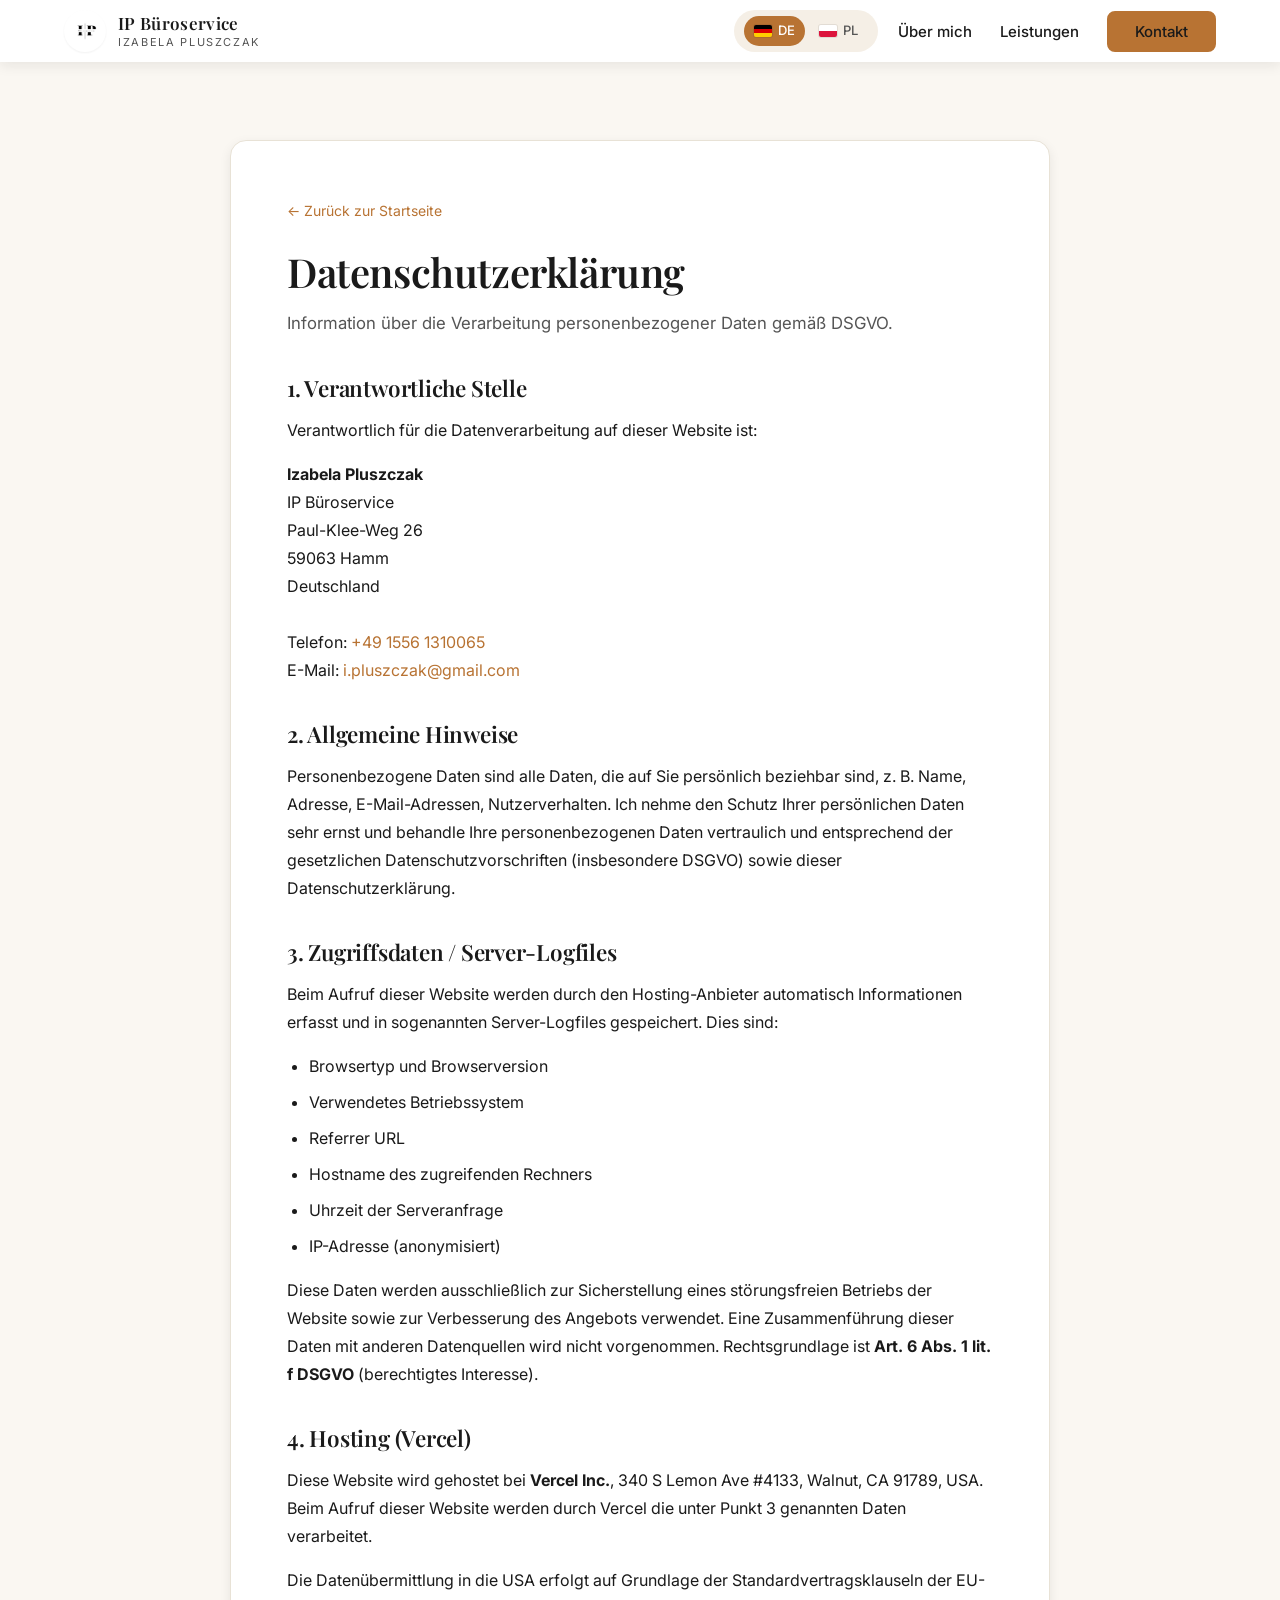
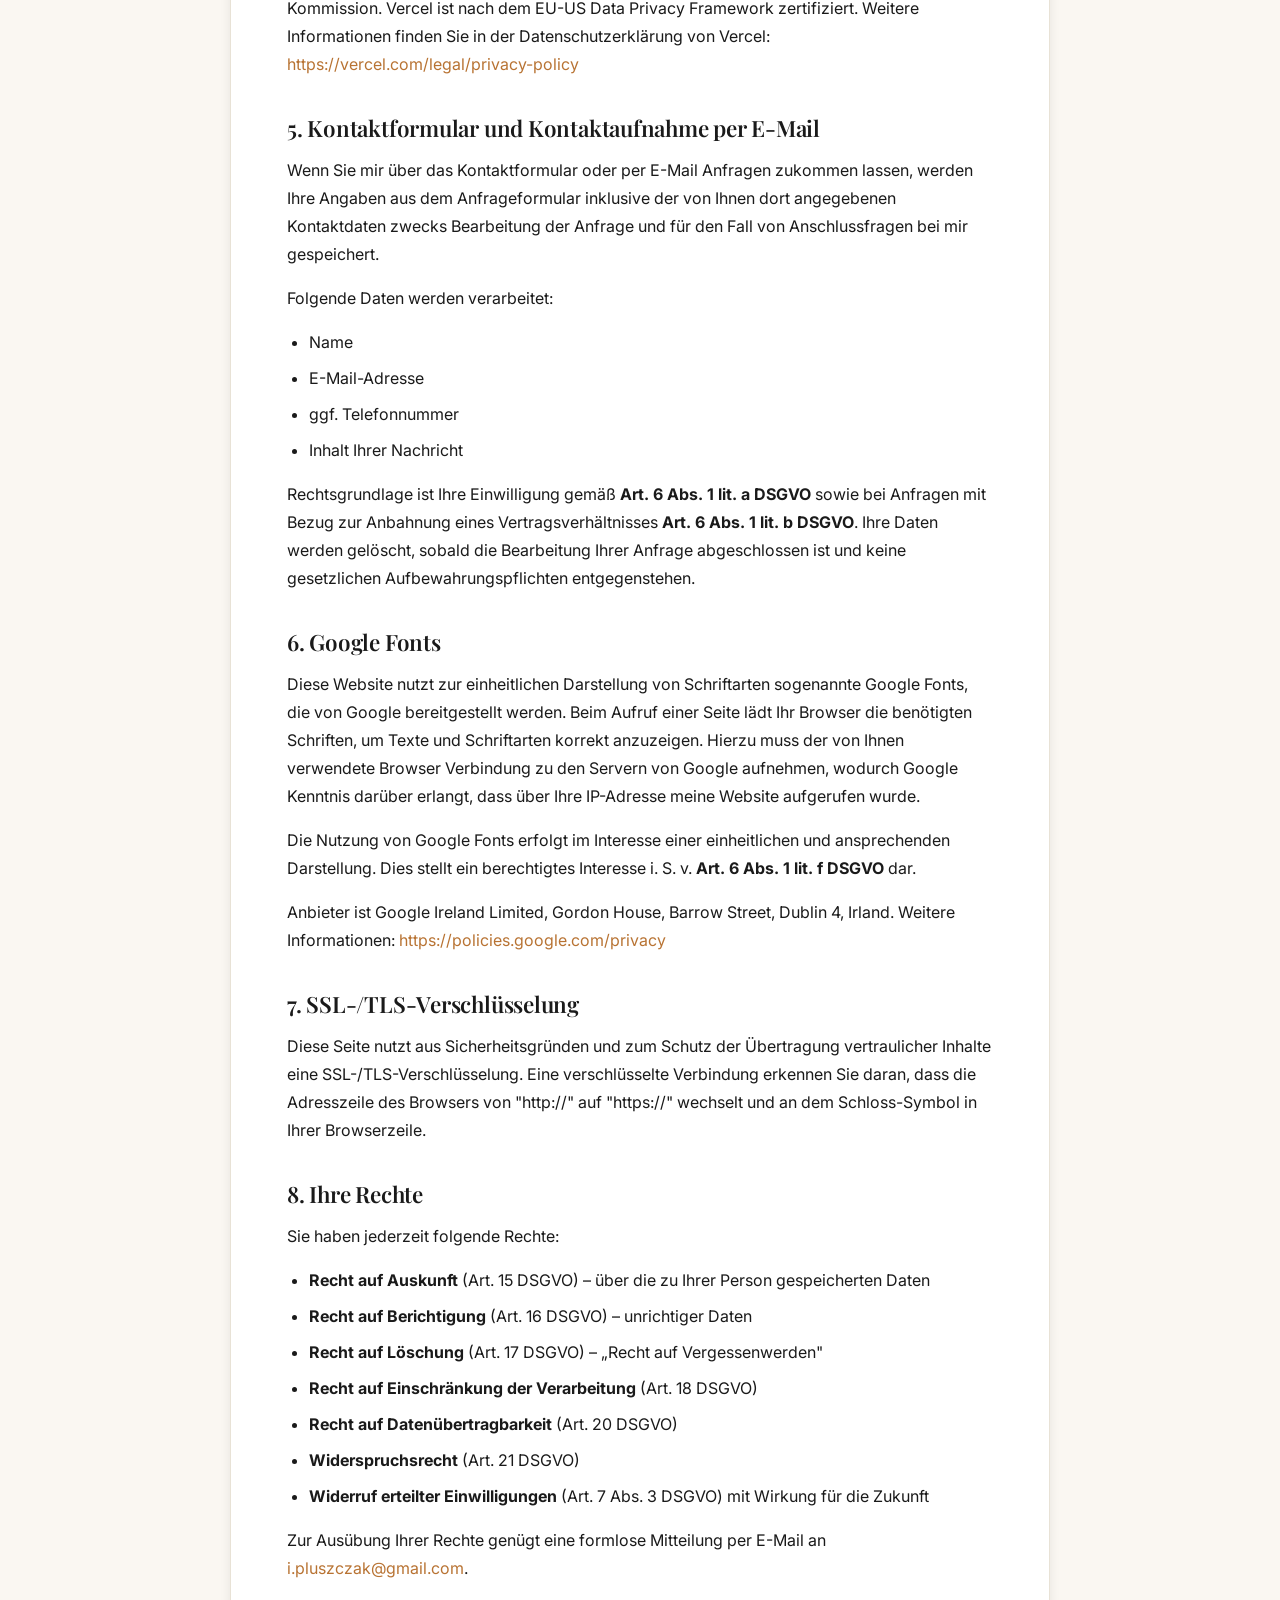
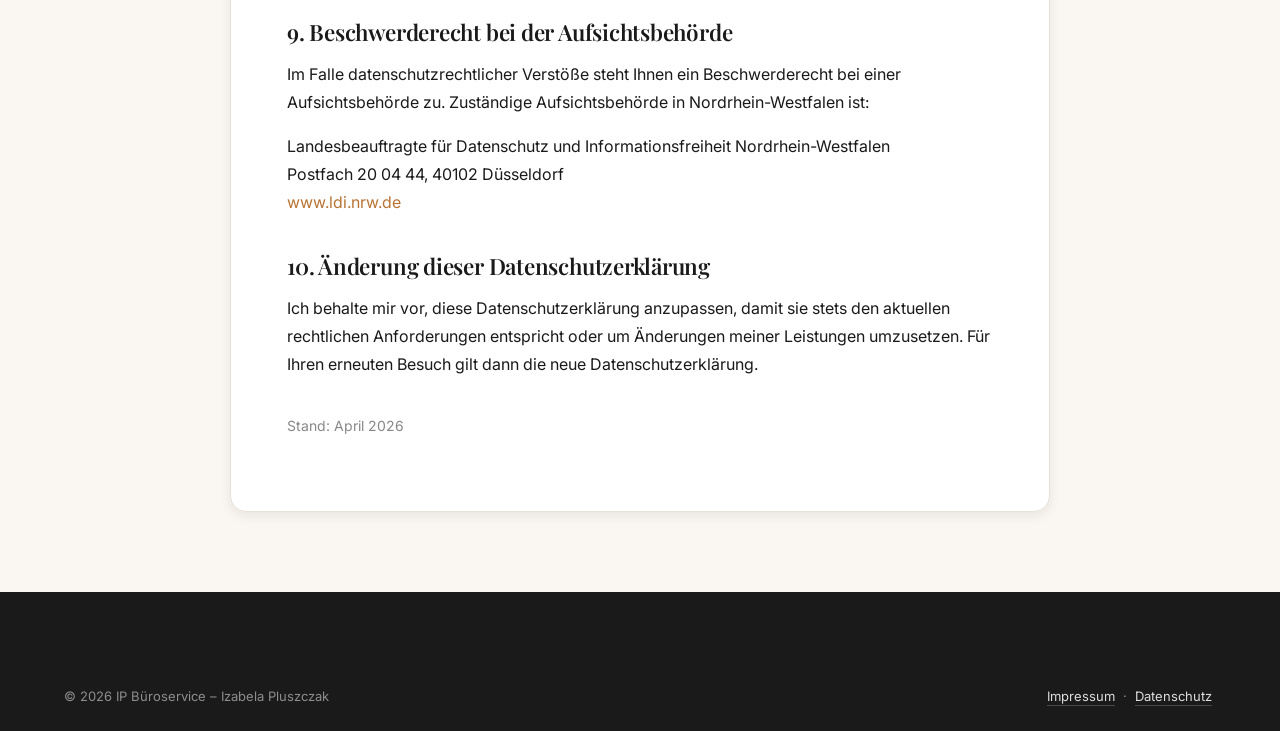
<file: datenschutz/index.html>
<!DOCTYPE html>
<html lang="de">
<head>
    <meta charset="UTF-8">
    <meta name="viewport" content="width=device-width, initial-scale=1.0">
    <meta name="theme-color" content="#1a1a1a">
    <meta name="robots" content="index, follow">

    <title>Datenschutzerklärung | IP Büroservice – Izabela Pluszczak</title>
    <meta name="description" content="Datenschutzerklärung gemäß DSGVO für IP Büroservice – Izabela Pluszczak in Hamm.">

    <link rel="canonical" href="https://ip-bueroservice.de/datenschutz/">
    <link rel="alternate" hreflang="de" href="https://ip-bueroservice.de/datenschutz/">
    <link rel="alternate" hreflang="pl" href="https://ip-bueroservice.de/pl/polityka-prywatnosci/">

    <link rel="icon" type="image/jpeg" href="../image001.jpg">
    <link rel="stylesheet" href="../style.css">
    <link rel="preconnect" href="https://fonts.googleapis.com">
    <link rel="preconnect" href="https://fonts.gstatic.com" crossorigin>
    <link href="https://fonts.googleapis.com/css2?family=Playfair+Display:ital,wght@0,400;0,600;0,700;1,600&family=Inter:wght@300;400;500;600&display=swap" rel="stylesheet">
</head>
<body>
    <nav class="navbar scrolled" id="navbar" aria-label="Hauptnavigation">
        <div class="container nav-container">
            <a href="/" class="logo" aria-label="IP Büroservice – Startseite">
                <img src="../image001.jpg" alt="IP Büroservice Logo" class="logo-img" width="48" height="48">
                <span class="logo-text">IP Büroservice<small>Izabela Pluszczak</small></span>
            </a>
            <div class="nav-right">
                <div class="lang-switch" role="group" aria-label="Sprachauswahl">
                    <a href="/datenschutz/" class="active" hreflang="de" aria-current="page"><span class="flag flag-de" aria-hidden="true"></span>DE</a>
                    <a href="/pl/polityka-prywatnosci/" hreflang="pl"><span class="flag flag-pl" aria-hidden="true"></span>PL</a>
                </div>
                <ul class="nav-menu" id="navMenu">
                    <li><a href="/#about">Über mich</a></li>
                    <li><a href="/#services">Leistungen</a></li>
                    <li><a href="/#contact" class="btn btn-nav">Kontakt</a></li>
                </ul>
            </div>
        </div>
    </nav>

    <main class="legal">
        <div class="container">
            <div class="legal-content">
                <a href="/" class="legal-back">← Zurück zur Startseite</a>
                <h1>Datenschutzerklärung</h1>
                <p class="lead">Information über die Verarbeitung personenbezogener Daten gemäß DSGVO.</p>

                <h2>1. Verantwortliche Stelle</h2>
                <p>Verantwortlich für die Datenverarbeitung auf dieser Website ist:</p>
                <address>
                    <strong>Izabela Pluszczak</strong><br>
                    IP Büroservice<br>
                    Paul-Klee-Weg 26<br>
                    59063 Hamm<br>
                    Deutschland<br><br>
                    Telefon: <a href="tel:+4915561310065">+49 1556 1310065</a><br>
                    E-Mail: <a href="mailto:i.pluszczak@gmail.com">i.pluszczak@gmail.com</a>
                </address>

                <h2>2. Allgemeine Hinweise</h2>
                <p>
                    Personenbezogene Daten sind alle Daten, die auf Sie persönlich beziehbar sind, z. B. Name, Adresse, E-Mail-Adressen, Nutzerverhalten. Ich nehme den Schutz Ihrer persönlichen Daten sehr ernst und behandle Ihre personenbezogenen Daten vertraulich und entsprechend der gesetzlichen Datenschutzvorschriften (insbesondere DSGVO) sowie dieser Datenschutzerklärung.
                </p>

                <h2>3. Zugriffsdaten / Server-Logfiles</h2>
                <p>
                    Beim Aufruf dieser Website werden durch den Hosting-Anbieter automatisch Informationen erfasst und in sogenannten Server-Logfiles gespeichert. Dies sind:
                </p>
                <ul>
                    <li>Browsertyp und Browserversion</li>
                    <li>Verwendetes Betriebssystem</li>
                    <li>Referrer URL</li>
                    <li>Hostname des zugreifenden Rechners</li>
                    <li>Uhrzeit der Serveranfrage</li>
                    <li>IP-Adresse (anonymisiert)</li>
                </ul>
                <p>
                    Diese Daten werden ausschließlich zur Sicherstellung eines störungsfreien Betriebs der Website sowie zur Verbesserung des Angebots verwendet. Eine Zusammenführung dieser Daten mit anderen Datenquellen wird nicht vorgenommen. Rechtsgrundlage ist <strong>Art. 6 Abs. 1 lit. f DSGVO</strong> (berechtigtes Interesse).
                </p>

                <h2>4. Hosting (Vercel)</h2>
                <p>
                    Diese Website wird gehostet bei <strong>Vercel Inc.</strong>, 340 S Lemon Ave #4133, Walnut, CA 91789, USA. Beim Aufruf dieser Website werden durch Vercel die unter Punkt 3 genannten Daten verarbeitet.
                </p>
                <p>
                    Die Datenübermittlung in die USA erfolgt auf Grundlage der Standardvertragsklauseln der EU-Kommission. Vercel ist nach dem EU-US Data Privacy Framework zertifiziert. Weitere Informationen finden Sie in der Datenschutzerklärung von Vercel:
                    <a href="https://vercel.com/legal/privacy-policy" target="_blank" rel="noopener noreferrer">https://vercel.com/legal/privacy-policy</a>
                </p>

                <h2>5. Kontaktformular und Kontaktaufnahme per E-Mail</h2>
                <p>
                    Wenn Sie mir über das Kontaktformular oder per E-Mail Anfragen zukommen lassen, werden Ihre Angaben aus dem Anfrageformular inklusive der von Ihnen dort angegebenen Kontaktdaten zwecks Bearbeitung der Anfrage und für den Fall von Anschlussfragen bei mir gespeichert.
                </p>
                <p>
                    Folgende Daten werden verarbeitet:
                </p>
                <ul>
                    <li>Name</li>
                    <li>E-Mail-Adresse</li>
                    <li>ggf. Telefonnummer</li>
                    <li>Inhalt Ihrer Nachricht</li>
                </ul>
                <p>
                    Rechtsgrundlage ist Ihre Einwilligung gemäß <strong>Art. 6 Abs. 1 lit. a DSGVO</strong> sowie bei Anfragen mit Bezug zur Anbahnung eines Vertragsverhältnisses <strong>Art. 6 Abs. 1 lit. b DSGVO</strong>. Ihre Daten werden gelöscht, sobald die Bearbeitung Ihrer Anfrage abgeschlossen ist und keine gesetzlichen Aufbewahrungspflichten entgegenstehen.
                </p>

                <h2>6. Google Fonts</h2>
                <p>
                    Diese Website nutzt zur einheitlichen Darstellung von Schriftarten sogenannte Google Fonts, die von Google bereitgestellt werden. Beim Aufruf einer Seite lädt Ihr Browser die benötigten Schriften, um Texte und Schriftarten korrekt anzuzeigen. Hierzu muss der von Ihnen verwendete Browser Verbindung zu den Servern von Google aufnehmen, wodurch Google Kenntnis darüber erlangt, dass über Ihre IP-Adresse meine Website aufgerufen wurde.
                </p>
                <p>
                    Die Nutzung von Google Fonts erfolgt im Interesse einer einheitlichen und ansprechenden Darstellung. Dies stellt ein berechtigtes Interesse i. S. v. <strong>Art. 6 Abs. 1 lit. f DSGVO</strong> dar.
                </p>
                <p>
                    Anbieter ist Google Ireland Limited, Gordon House, Barrow Street, Dublin 4, Irland. Weitere Informationen:
                    <a href="https://policies.google.com/privacy?hl=de" target="_blank" rel="noopener noreferrer">https://policies.google.com/privacy</a>
                </p>

                <h2>7. SSL-/TLS-Verschlüsselung</h2>
                <p>
                    Diese Seite nutzt aus Sicherheitsgründen und zum Schutz der Übertragung vertraulicher Inhalte eine SSL-/TLS-Verschlüsselung. Eine verschlüsselte Verbindung erkennen Sie daran, dass die Adresszeile des Browsers von "http://" auf "https://" wechselt und an dem Schloss-Symbol in Ihrer Browserzeile.
                </p>

                <h2>8. Ihre Rechte</h2>
                <p>Sie haben jederzeit folgende Rechte:</p>
                <ul>
                    <li><strong>Recht auf Auskunft</strong> (Art. 15 DSGVO) – über die zu Ihrer Person gespeicherten Daten</li>
                    <li><strong>Recht auf Berichtigung</strong> (Art. 16 DSGVO) – unrichtiger Daten</li>
                    <li><strong>Recht auf Löschung</strong> (Art. 17 DSGVO) – „Recht auf Vergessenwerden"</li>
                    <li><strong>Recht auf Einschränkung der Verarbeitung</strong> (Art. 18 DSGVO)</li>
                    <li><strong>Recht auf Datenübertragbarkeit</strong> (Art. 20 DSGVO)</li>
                    <li><strong>Widerspruchsrecht</strong> (Art. 21 DSGVO)</li>
                    <li><strong>Widerruf erteilter Einwilligungen</strong> (Art. 7 Abs. 3 DSGVO) mit Wirkung für die Zukunft</li>
                </ul>
                <p>
                    Zur Ausübung Ihrer Rechte genügt eine formlose Mitteilung per E-Mail an <a href="mailto:i.pluszczak@gmail.com">i.pluszczak@gmail.com</a>.
                </p>

                <h2>9. Beschwerderecht bei der Aufsichtsbehörde</h2>
                <p>
                    Im Falle datenschutzrechtlicher Verstöße steht Ihnen ein Beschwerderecht bei einer Aufsichtsbehörde zu. Zuständige Aufsichtsbehörde in Nordrhein-Westfalen ist:
                </p>
                <address>
                    Landesbeauftragte für Datenschutz und Informationsfreiheit Nordrhein-Westfalen<br>
                    Postfach 20 04 44, 40102 Düsseldorf<br>
                    <a href="https://www.ldi.nrw.de" target="_blank" rel="noopener noreferrer">www.ldi.nrw.de</a>
                </address>

                <h2>10. Änderung dieser Datenschutzerklärung</h2>
                <p>
                    Ich behalte mir vor, diese Datenschutzerklärung anzupassen, damit sie stets den aktuellen rechtlichen Anforderungen entspricht oder um Änderungen meiner Leistungen umzusetzen. Für Ihren erneuten Besuch gilt dann die neue Datenschutzerklärung.
                </p>

                <p style="margin-top:36px;font-size:14px;color:var(--text-muted);">
                    Stand: April 2026
                </p>
            </div>
        </div>
    </main>

    <footer class="footer" style="margin-top:0;">
        <div class="container">
            <div class="footer-bottom" style="border-top:none;">
                <p>&copy; <span id="year"></span> IP Büroservice – Izabela Pluszczak</p>
                <p><a href="/impressum/">Impressum</a> · <a href="/datenschutz/">Datenschutz</a></p>
            </div>
        </div>
    </footer>

    <script>
        document.getElementById('year').textContent = new Date().getFullYear();
    </script>
</body>
</html>
</file>
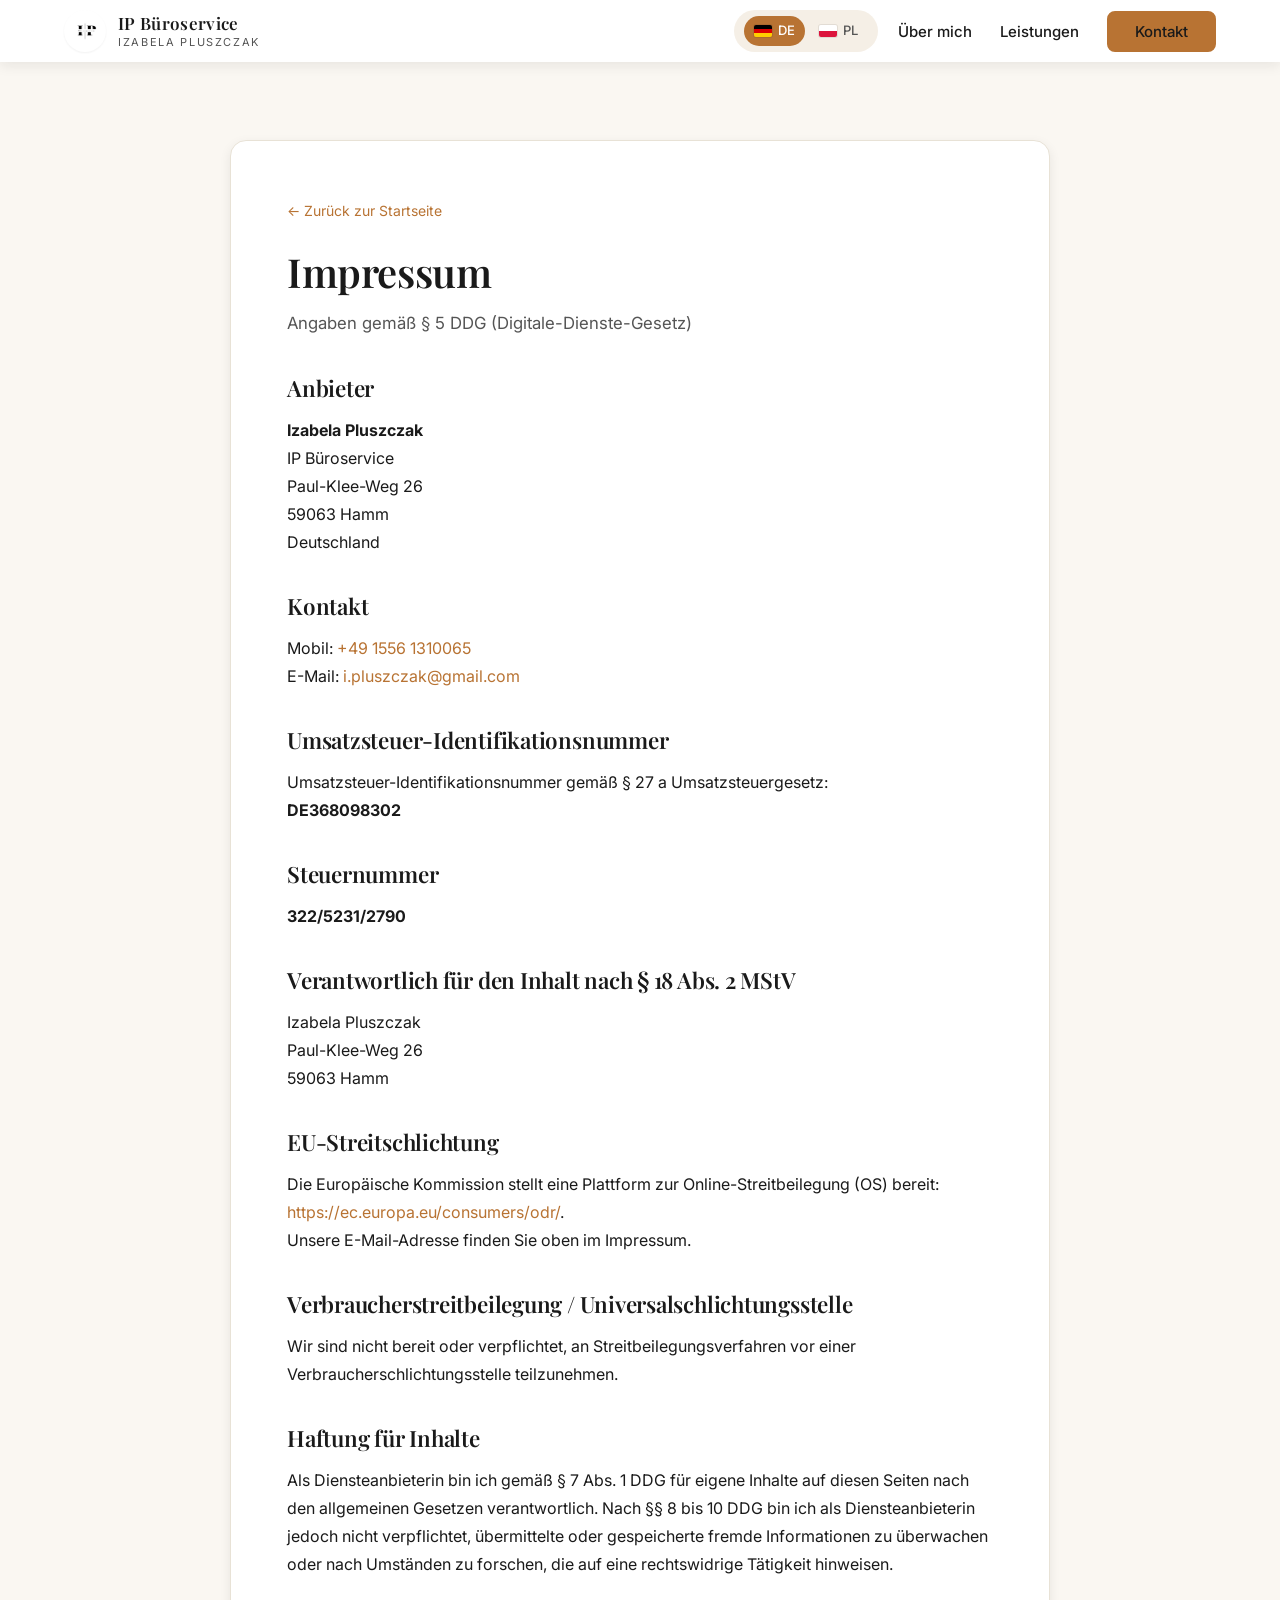
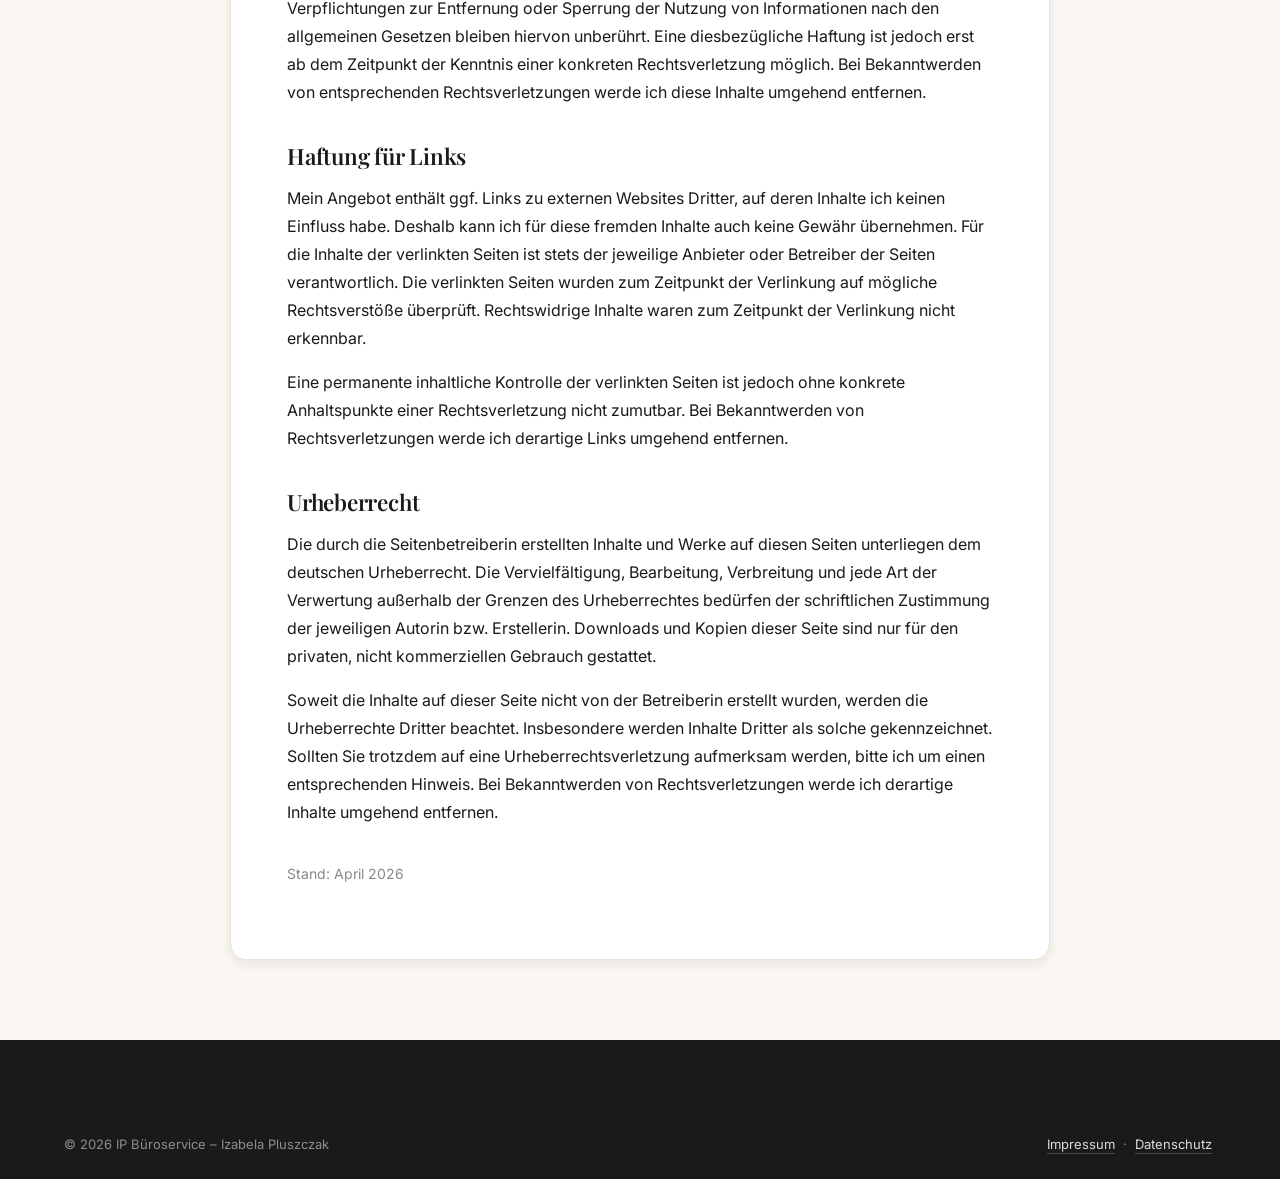
<file: impressum/index.html>
<!DOCTYPE html>
<html lang="de">
<head>
    <meta charset="UTF-8">
    <meta name="viewport" content="width=device-width, initial-scale=1.0">
    <meta name="theme-color" content="#1a1a1a">
    <meta name="robots" content="index, follow">

    <title>Impressum | IP Büroservice – Izabela Pluszczak</title>
    <meta name="description" content="Impressum gemäß § 5 DDG für IP Büroservice – Izabela Pluszczak, Paul-Klee-Weg 26, 59063 Hamm.">

    <link rel="canonical" href="https://ip-bueroservice.de/impressum/">
    <link rel="alternate" hreflang="de" href="https://ip-bueroservice.de/impressum/">
    <link rel="alternate" hreflang="pl" href="https://ip-bueroservice.de/pl/impressum/">

    <link rel="icon" type="image/jpeg" href="../image001.jpg">
    <link rel="stylesheet" href="../style.css">
    <link rel="preconnect" href="https://fonts.googleapis.com">
    <link rel="preconnect" href="https://fonts.gstatic.com" crossorigin>
    <link href="https://fonts.googleapis.com/css2?family=Playfair+Display:ital,wght@0,400;0,600;0,700;1,600&family=Inter:wght@300;400;500;600&display=swap" rel="stylesheet">
</head>
<body>
    <nav class="navbar scrolled" id="navbar" aria-label="Hauptnavigation">
        <div class="container nav-container">
            <a href="/" class="logo" aria-label="IP Büroservice – Startseite">
                <img src="../image001.jpg" alt="IP Büroservice Logo" class="logo-img" width="48" height="48">
                <span class="logo-text">IP Büroservice<small>Izabela Pluszczak</small></span>
            </a>
            <div class="nav-right">
                <div class="lang-switch" role="group" aria-label="Sprachauswahl">
                    <a href="/impressum/" class="active" hreflang="de" aria-current="page"><span class="flag flag-de" aria-hidden="true"></span>DE</a>
                    <a href="/pl/impressum/" hreflang="pl"><span class="flag flag-pl" aria-hidden="true"></span>PL</a>
                </div>
                <ul class="nav-menu" id="navMenu">
                    <li><a href="/#about">Über mich</a></li>
                    <li><a href="/#services">Leistungen</a></li>
                    <li><a href="/#contact" class="btn btn-nav">Kontakt</a></li>
                </ul>
            </div>
        </div>
    </nav>

    <main class="legal">
        <div class="container">
            <div class="legal-content">
                <a href="/" class="legal-back">← Zurück zur Startseite</a>
                <h1>Impressum</h1>
                <p class="lead">Angaben gemäß § 5 DDG (Digitale-Dienste-Gesetz)</p>

                <h2>Anbieter</h2>
                <address>
                    <strong>Izabela Pluszczak</strong><br>
                    IP Büroservice<br>
                    Paul-Klee-Weg 26<br>
                    59063 Hamm<br>
                    Deutschland
                </address>

                <h2>Kontakt</h2>
                <p>
                    Mobil: <a href="tel:+4915561310065">+49 1556 1310065</a><br>
                    E-Mail: <a href="mailto:i.pluszczak@gmail.com">i.pluszczak@gmail.com</a>
                </p>

                <h2>Umsatzsteuer-Identifikationsnummer</h2>
                <p>
                    Umsatzsteuer-Identifikationsnummer gemäß § 27 a Umsatzsteuergesetz:<br>
                    <strong>DE368098302</strong>
                </p>

                <h2>Steuernummer</h2>
                <p><strong>322/5231/2790</strong></p>

                <h2>Verantwortlich für den Inhalt nach § 18 Abs. 2 MStV</h2>
                <address>
                    Izabela Pluszczak<br>
                    Paul-Klee-Weg 26<br>
                    59063 Hamm
                </address>

                <h2>EU-Streitschlichtung</h2>
                <p>
                    Die Europäische Kommission stellt eine Plattform zur Online-Streitbeilegung (OS) bereit:
                    <a href="https://ec.europa.eu/consumers/odr/" target="_blank" rel="noopener noreferrer">https://ec.europa.eu/consumers/odr/</a>.<br>
                    Unsere E-Mail-Adresse finden Sie oben im Impressum.
                </p>

                <h2>Verbraucherstreitbeilegung / Universalschlichtungsstelle</h2>
                <p>
                    Wir sind nicht bereit oder verpflichtet, an Streitbeilegungsverfahren vor einer Verbraucherschlichtungsstelle teilzunehmen.
                </p>

                <h2>Haftung für Inhalte</h2>
                <p>
                    Als Diensteanbieterin bin ich gemäß § 7 Abs. 1 DDG für eigene Inhalte auf diesen Seiten nach den allgemeinen Gesetzen verantwortlich. Nach §§ 8 bis 10 DDG bin ich als Diensteanbieterin jedoch nicht verpflichtet, übermittelte oder gespeicherte fremde Informationen zu überwachen oder nach Umständen zu forschen, die auf eine rechtswidrige Tätigkeit hinweisen.
                </p>
                <p>
                    Verpflichtungen zur Entfernung oder Sperrung der Nutzung von Informationen nach den allgemeinen Gesetzen bleiben hiervon unberührt. Eine diesbezügliche Haftung ist jedoch erst ab dem Zeitpunkt der Kenntnis einer konkreten Rechtsverletzung möglich. Bei Bekanntwerden von entsprechenden Rechtsverletzungen werde ich diese Inhalte umgehend entfernen.
                </p>

                <h2>Haftung für Links</h2>
                <p>
                    Mein Angebot enthält ggf. Links zu externen Websites Dritter, auf deren Inhalte ich keinen Einfluss habe. Deshalb kann ich für diese fremden Inhalte auch keine Gewähr übernehmen. Für die Inhalte der verlinkten Seiten ist stets der jeweilige Anbieter oder Betreiber der Seiten verantwortlich. Die verlinkten Seiten wurden zum Zeitpunkt der Verlinkung auf mögliche Rechtsverstöße überprüft. Rechtswidrige Inhalte waren zum Zeitpunkt der Verlinkung nicht erkennbar.
                </p>
                <p>
                    Eine permanente inhaltliche Kontrolle der verlinkten Seiten ist jedoch ohne konkrete Anhaltspunkte einer Rechtsverletzung nicht zumutbar. Bei Bekanntwerden von Rechtsverletzungen werde ich derartige Links umgehend entfernen.
                </p>

                <h2>Urheberrecht</h2>
                <p>
                    Die durch die Seitenbetreiberin erstellten Inhalte und Werke auf diesen Seiten unterliegen dem deutschen Urheberrecht. Die Vervielfältigung, Bearbeitung, Verbreitung und jede Art der Verwertung außerhalb der Grenzen des Urheberrechtes bedürfen der schriftlichen Zustimmung der jeweiligen Autorin bzw. Erstellerin. Downloads und Kopien dieser Seite sind nur für den privaten, nicht kommerziellen Gebrauch gestattet.
                </p>
                <p>
                    Soweit die Inhalte auf dieser Seite nicht von der Betreiberin erstellt wurden, werden die Urheberrechte Dritter beachtet. Insbesondere werden Inhalte Dritter als solche gekennzeichnet. Sollten Sie trotzdem auf eine Urheberrechtsverletzung aufmerksam werden, bitte ich um einen entsprechenden Hinweis. Bei Bekanntwerden von Rechtsverletzungen werde ich derartige Inhalte umgehend entfernen.
                </p>

                <p style="margin-top:36px;font-size:14px;color:var(--text-muted);">
                    Stand: April 2026
                </p>
            </div>
        </div>
    </main>

    <footer class="footer" style="margin-top:0;">
        <div class="container">
            <div class="footer-bottom" style="border-top:none;">
                <p>&copy; <span id="year"></span> IP Büroservice – Izabela Pluszczak</p>
                <p><a href="/impressum/">Impressum</a> · <a href="/datenschutz/">Datenschutz</a></p>
            </div>
        </div>
    </footer>

    <script>
        document.getElementById('year').textContent = new Date().getFullYear();
    </script>
</body>
</html>
</file>
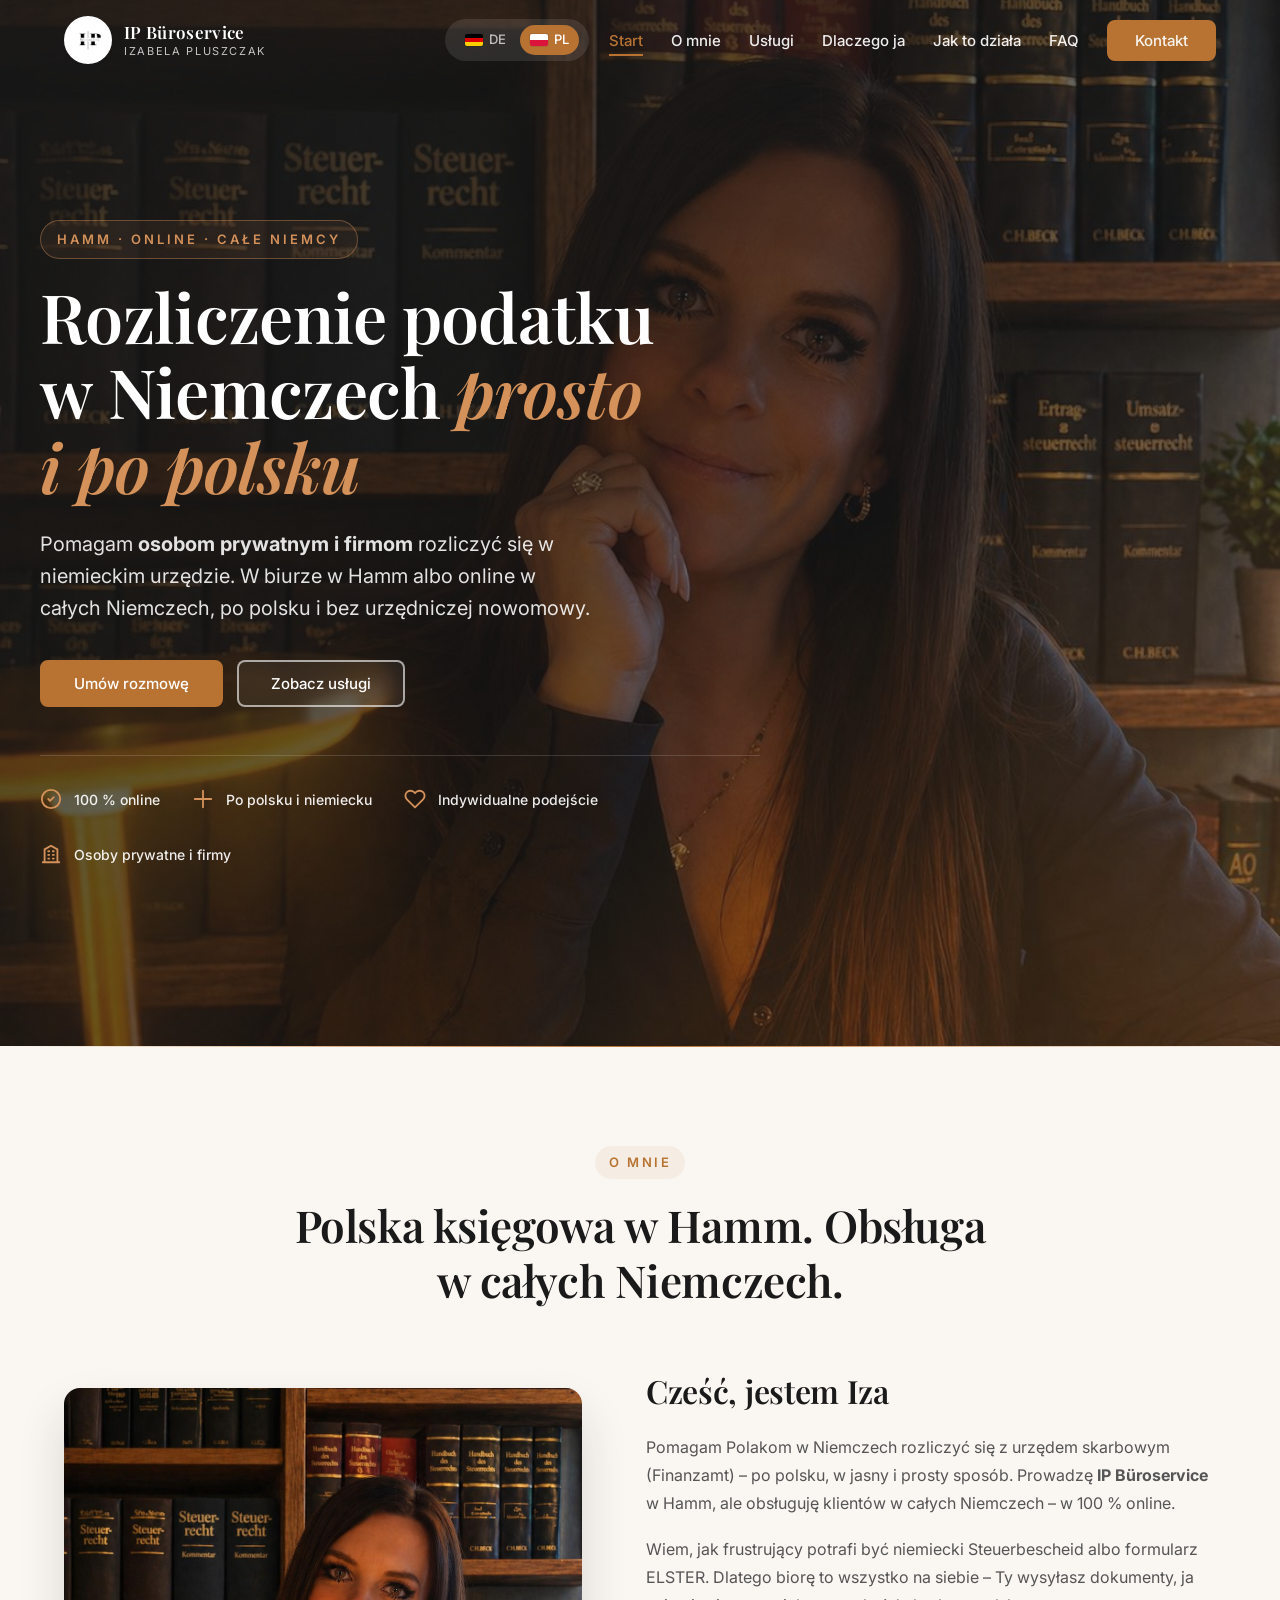
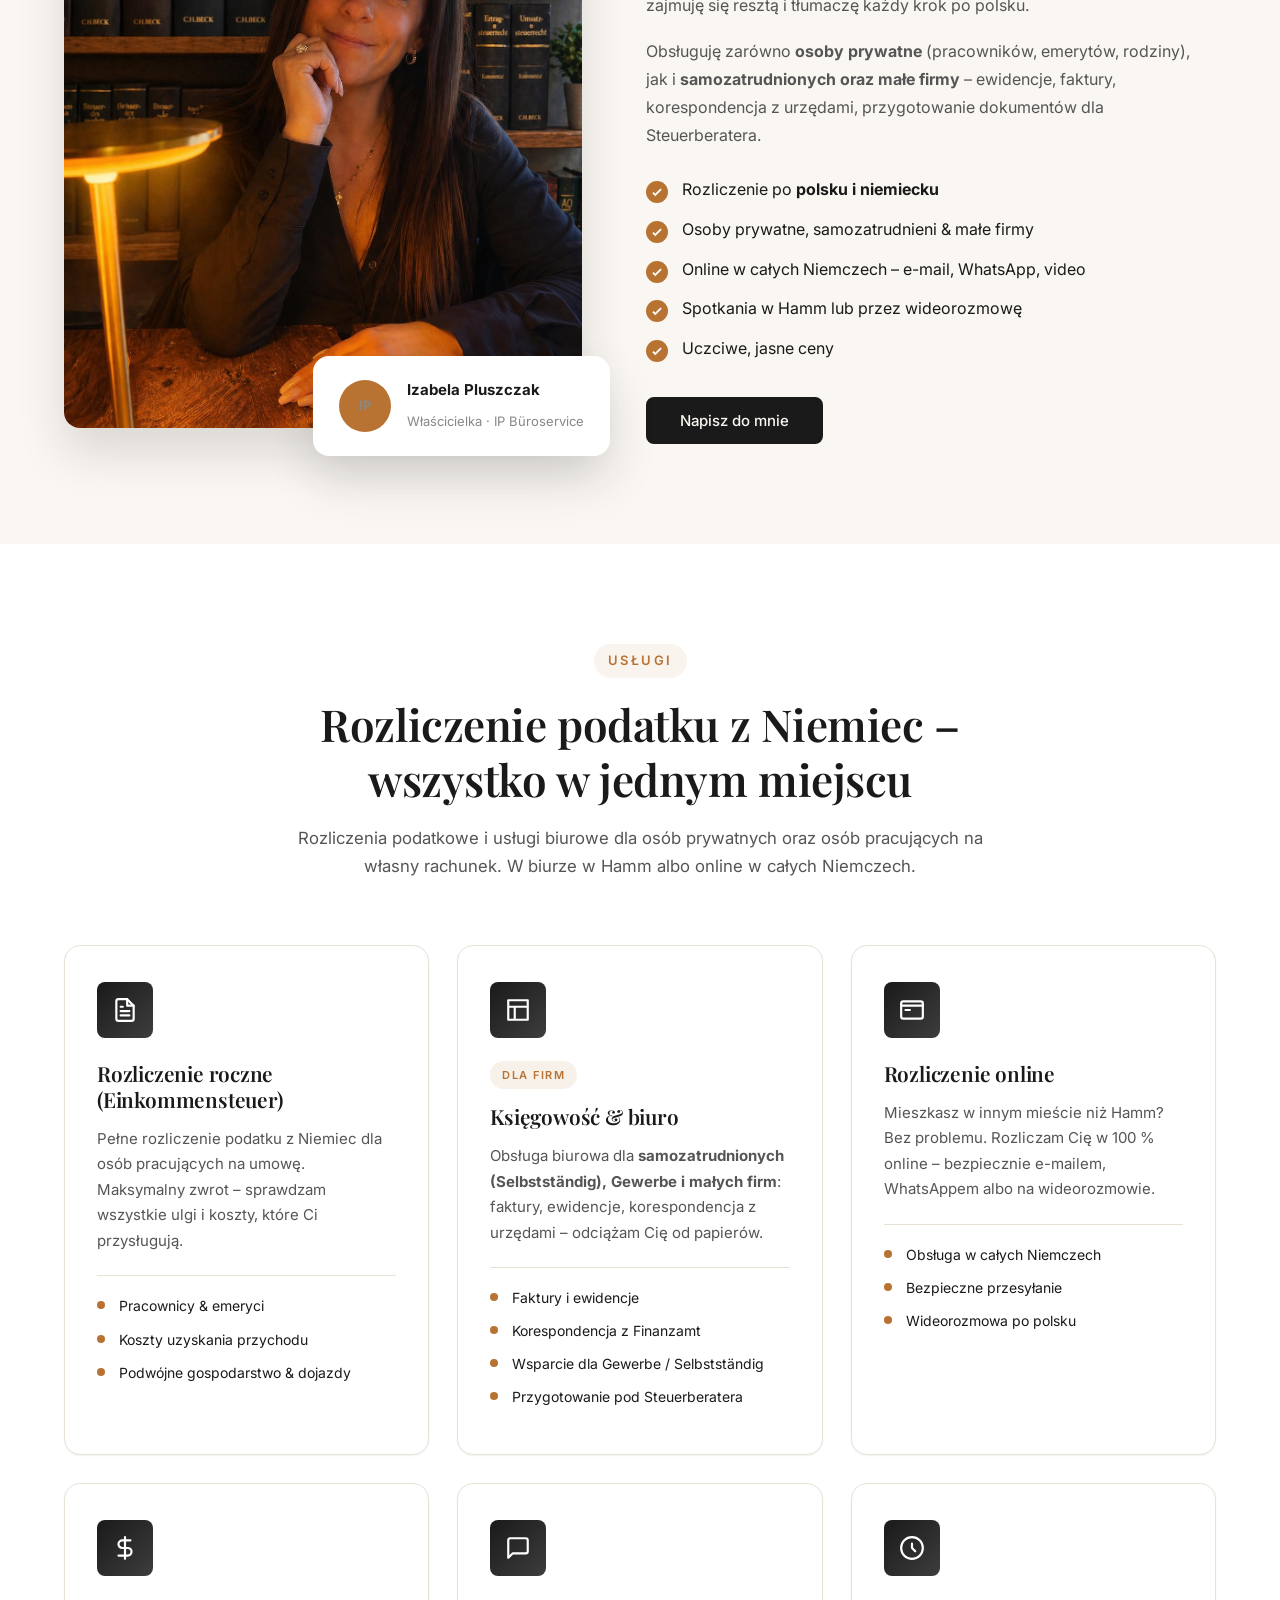
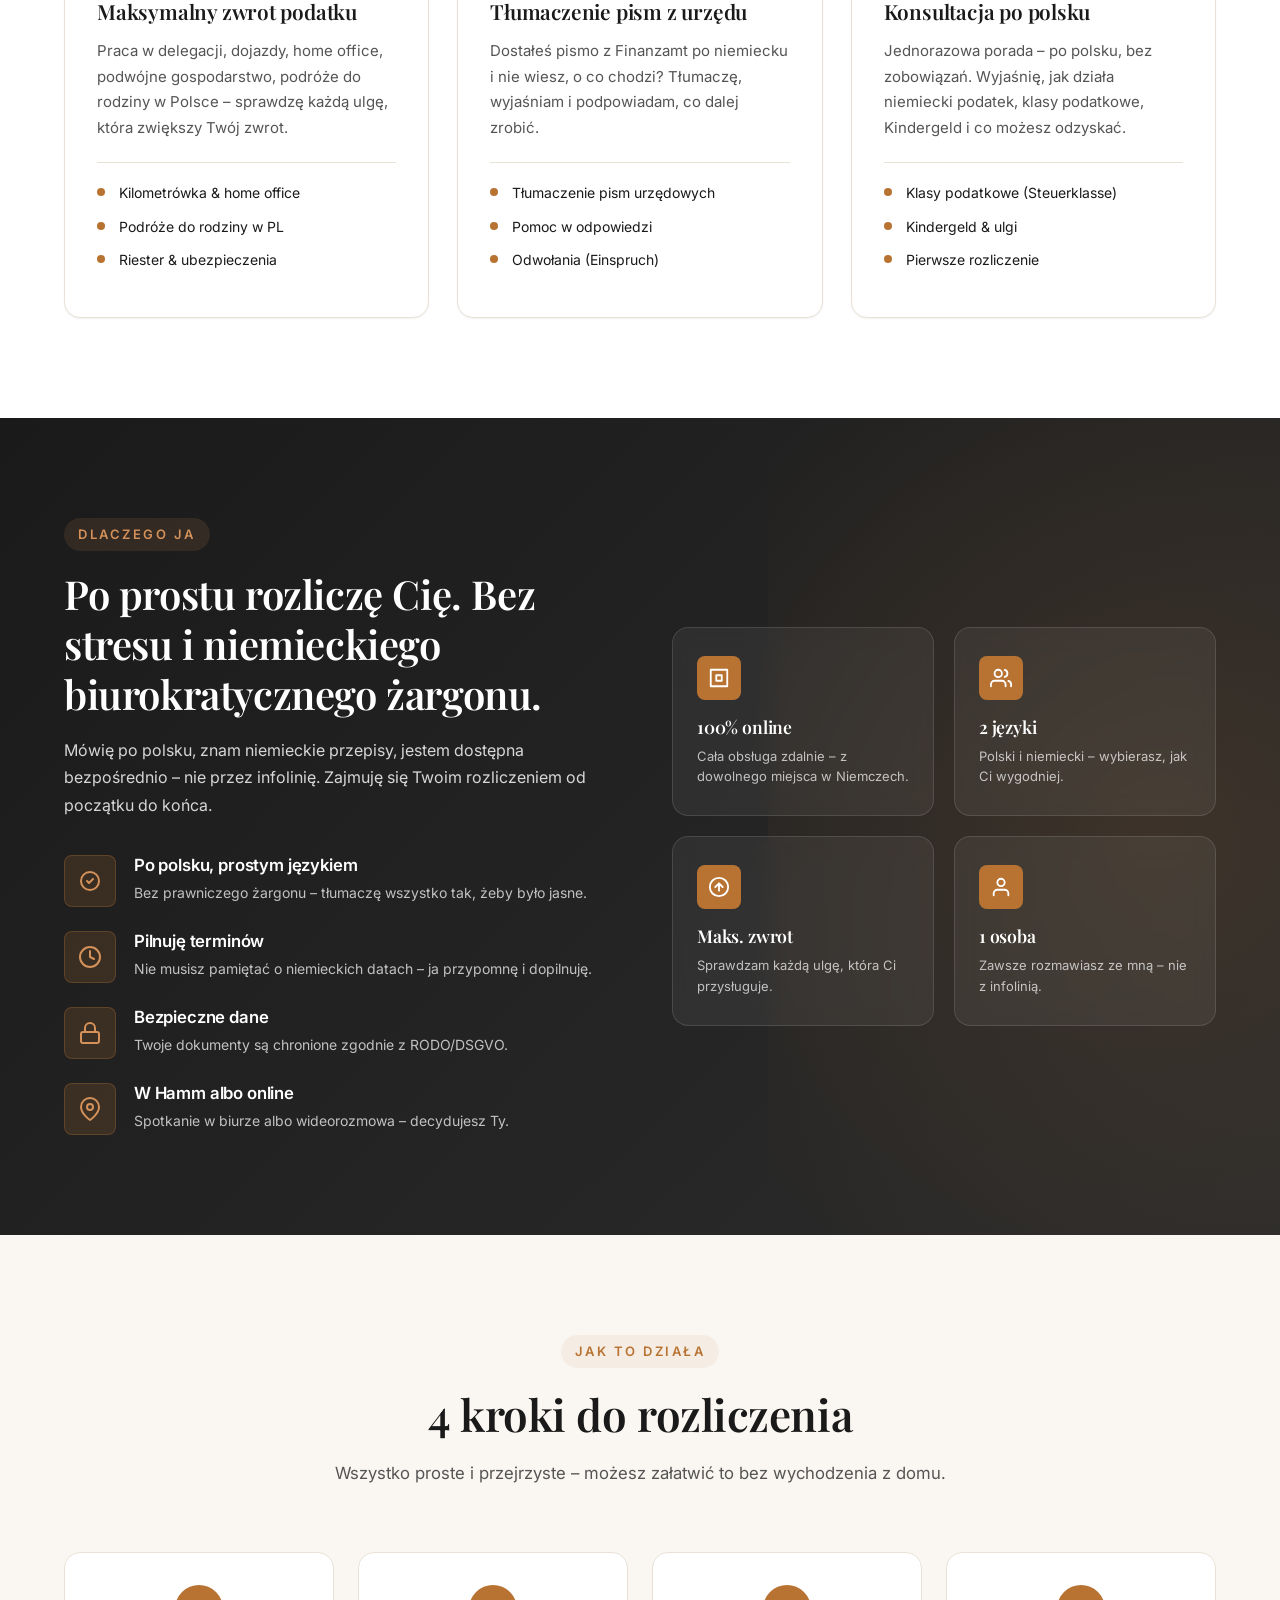
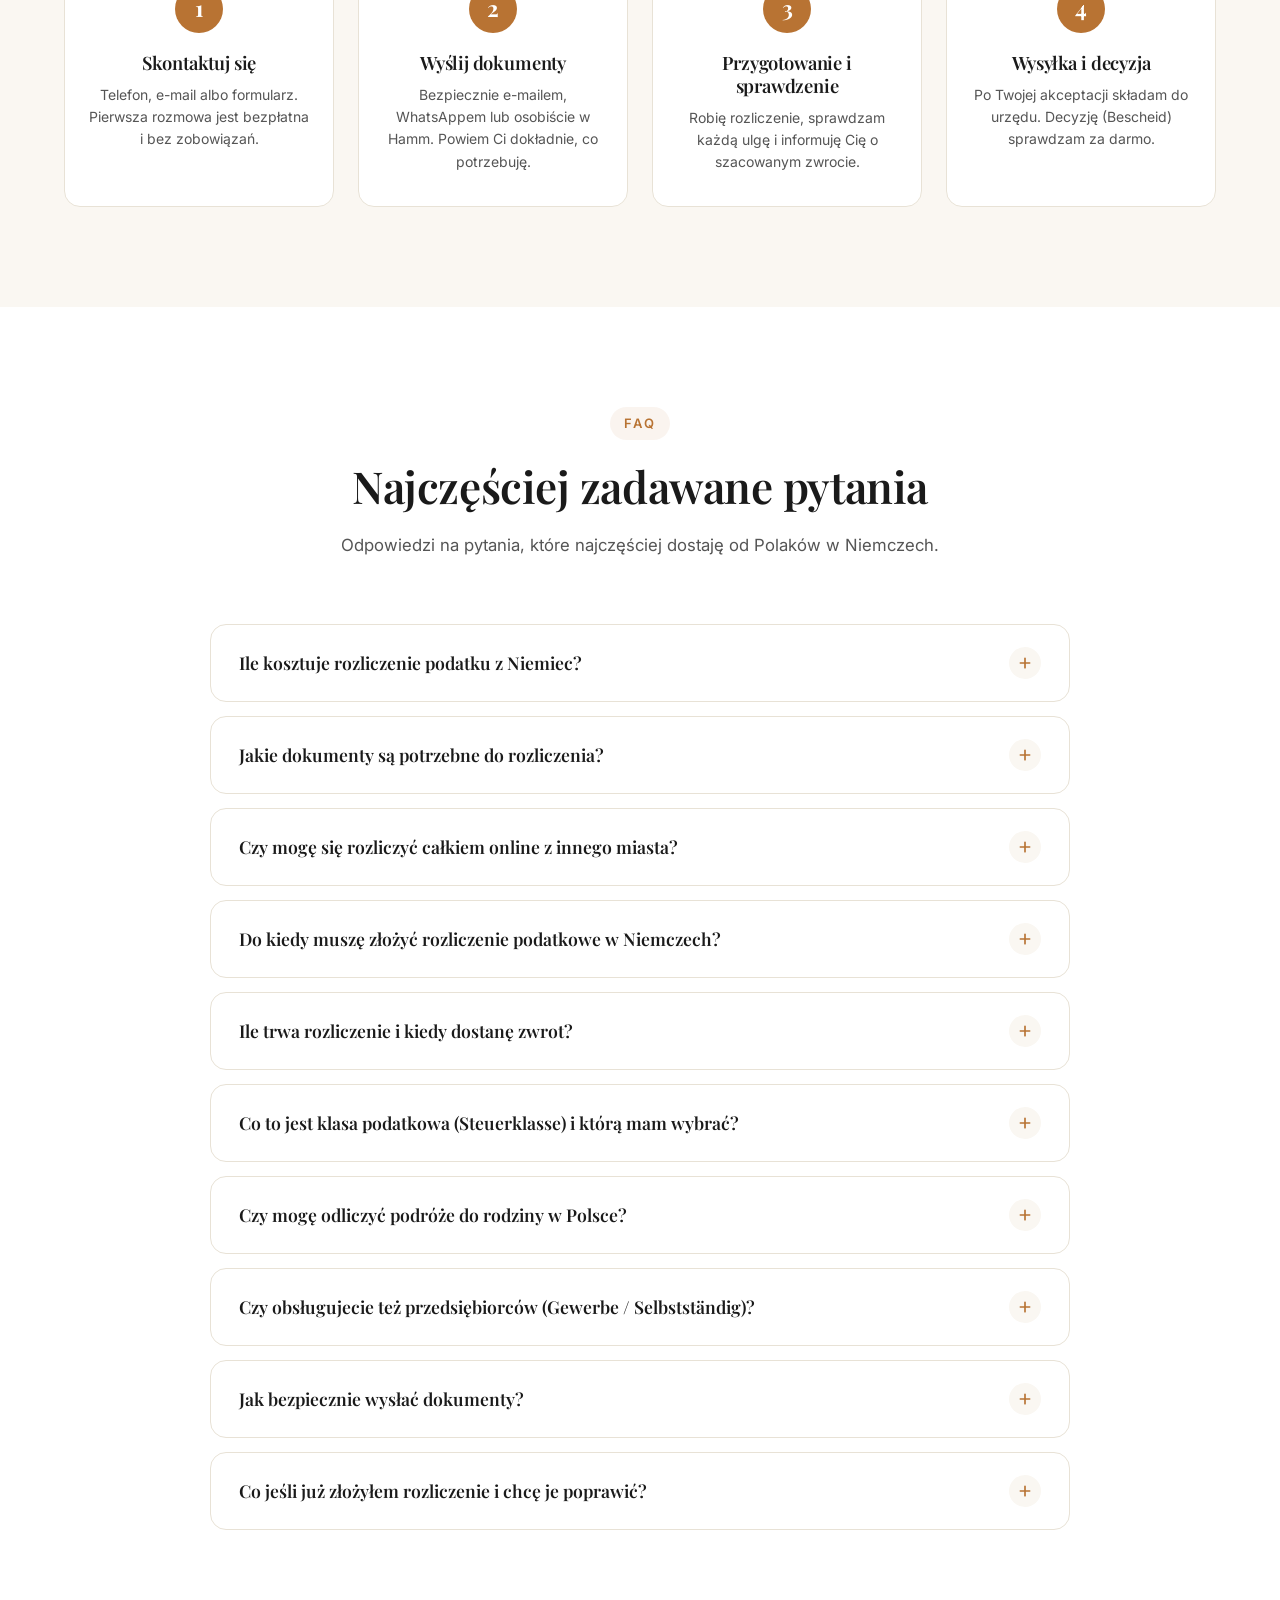
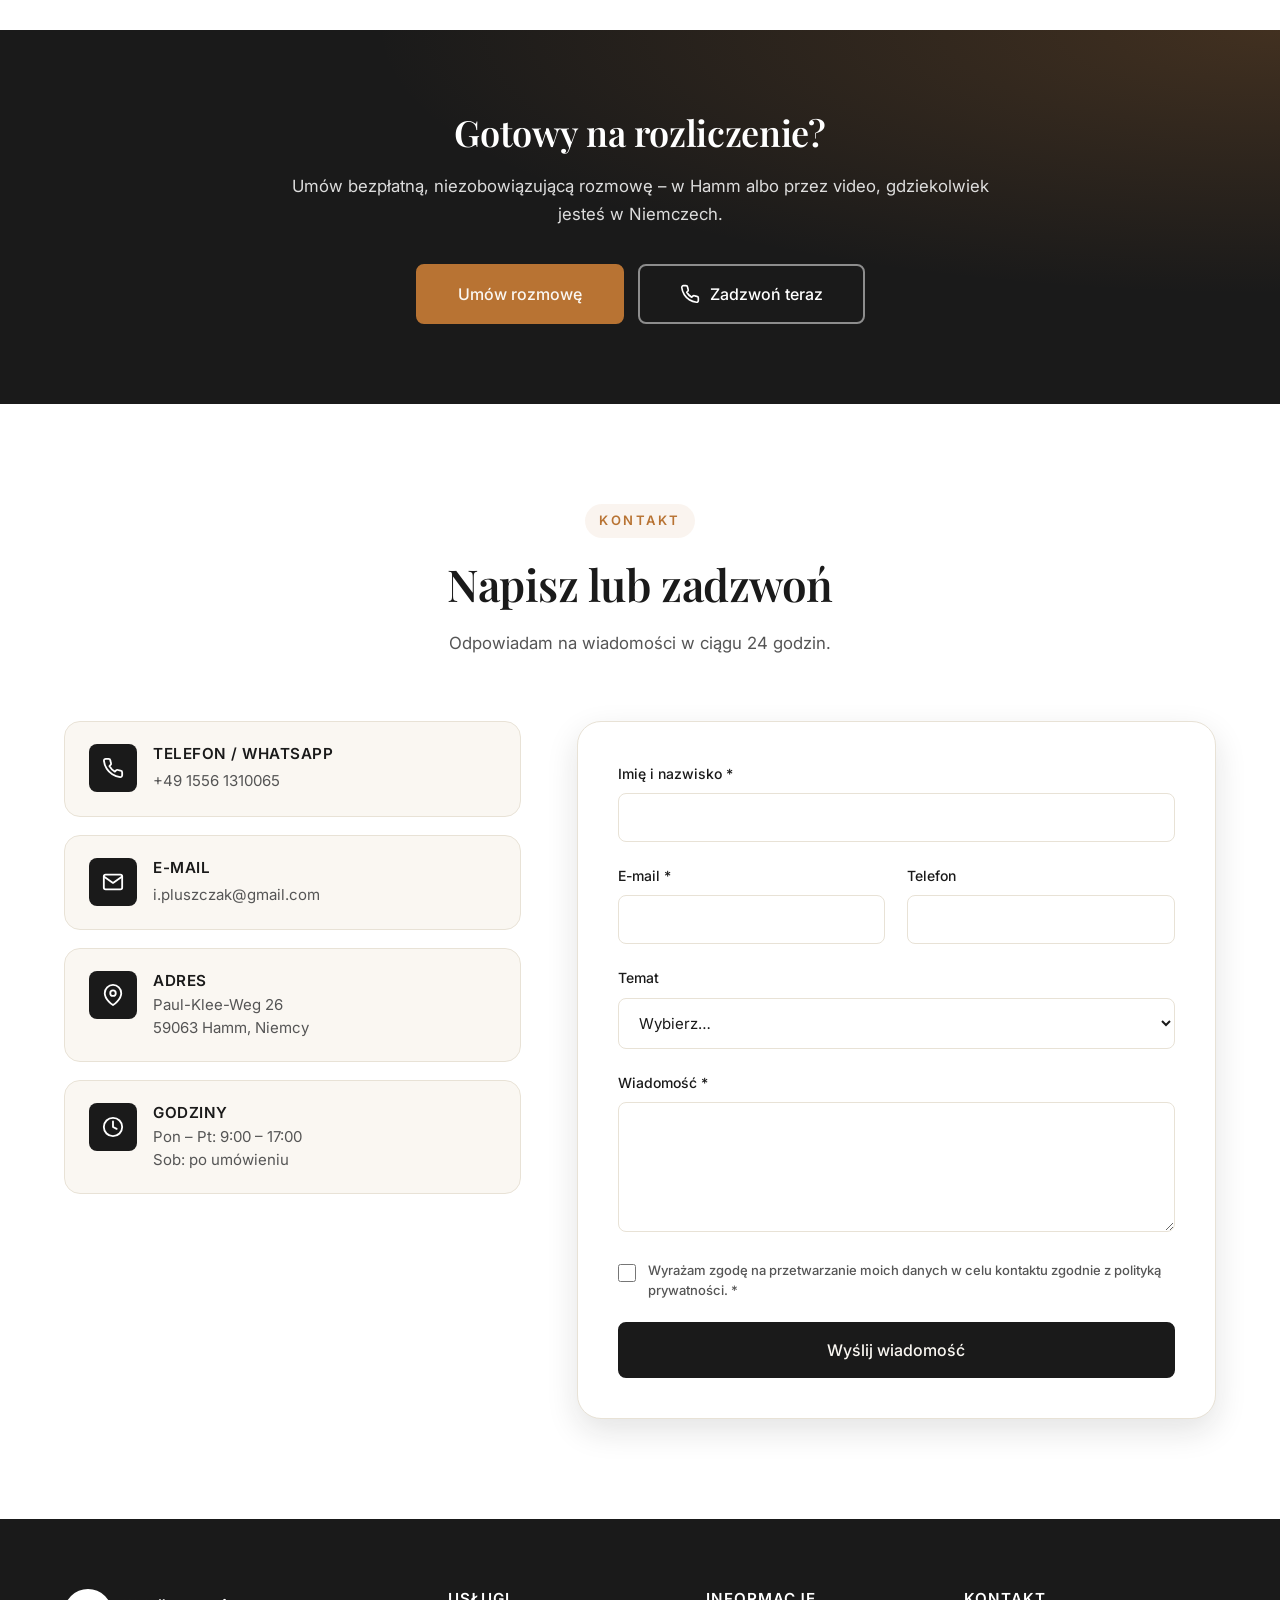
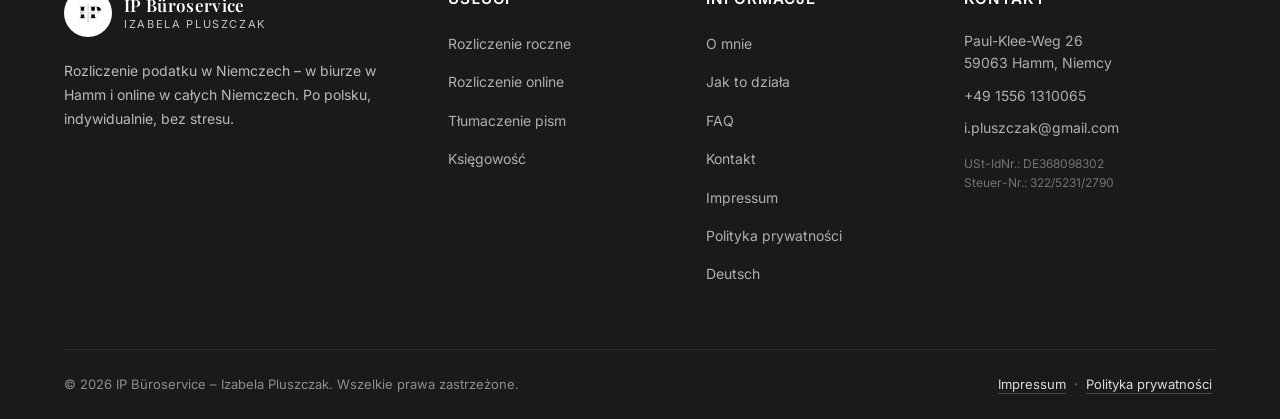
<file: pl/index.html>
<!DOCTYPE html>
<html lang="pl">
<head>
    <meta charset="UTF-8">
    <meta name="viewport" content="width=device-width, initial-scale=1.0">
    <meta name="theme-color" content="#1a1a1a">

    <title>Rozliczenie podatku w Niemczech online | Polska księgowa Hamm – IP Büroservice</title>
    <meta name="description" content="Rozliczenie podatku w Niemczech online i w Hamm. Polska księgowa – Izabela Pluszczak. Steuererklärung po polsku, obsługa w całych Niemczech. Zadzwoń lub napisz.">
    <meta name="keywords" content="rozliczenie podatku Niemcy, rozliczenie podatkowe Niemcy online, polska księgowa Hamm, polska księgowa Niemcy, Steuererklärung po polsku, zwrot podatku z Niemiec, IP Büroservice">
    <meta name="author" content="IP Büroservice – Izabela Pluszczak">
    <meta name="robots" content="index, follow">

    <link rel="canonical" href="https://ip-bueroservice.de/pl/">
    <link rel="alternate" hreflang="de" href="https://ip-bueroservice.de/">
    <link rel="alternate" hreflang="pl" href="https://ip-bueroservice.de/pl/">
    <link rel="alternate" hreflang="x-default" href="https://ip-bueroservice.de/">

    <meta property="og:type" content="website">
    <meta property="og:locale" content="pl_PL">
    <meta property="og:locale:alternate" content="de_DE">
    <meta property="og:title" content="Rozliczenie podatku w Niemczech online | IP Büroservice">
    <meta property="og:description" content="Rozliczenie podatku w Niemczech online i w Hamm. Polska księgowa – obsługa po polsku w całych Niemczech.">
    <meta property="og:url" content="https://ip-bueroservice.de/pl/">
    <meta property="og:site_name" content="IP Büroservice">
    <meta property="og:image" content="https://ip-bueroservice.de/og-image.jpg">

    <meta name="twitter:card" content="summary_large_image">
    <meta name="twitter:title" content="Rozliczenie podatku w Niemczech | IP Büroservice">
    <meta name="twitter:description" content="Rozliczenie podatku w Niemczech online. Polska księgowa w Hamm.">

    <link rel="icon" type="image/jpeg" href="../image001.jpg">
    <link rel="apple-touch-icon" href="../image001.jpg">

    <link rel="stylesheet" href="../style.css">
    <link rel="preconnect" href="https://fonts.googleapis.com">
    <link rel="preconnect" href="https://fonts.gstatic.com" crossorigin>
    <link href="https://fonts.googleapis.com/css2?family=Playfair+Display:ital,wght@0,400;0,600;0,700;1,600&family=Inter:wght@300;400;500;600&display=swap" rel="stylesheet">

    <script type="application/ld+json">
    {
        "@context": "https://schema.org",
        "@type": "FAQPage",
        "inLanguage": "pl",
        "mainEntity": [
            {
                "@type": "Question",
                "name": "Ile kosztuje rozliczenie podatku z Niemiec?",
                "acceptedAnswer": { "@type": "Answer", "text": "Cena zależy od skali rozliczenia. Stawki regulowane są przepisami niemieckimi (StBVV). Zawsze podaję cenę z góry – stałą lub godzinową, bez ukrytych kosztów. Pierwsza rozmowa jest bezpłatna i niezobowiązująca." }
            },
            {
                "@type": "Question",
                "name": "Jakie dokumenty są potrzebne do rozliczenia?",
                "acceptedAnswer": { "@type": "Answer", "text": "Najczęściej: Lohnsteuerbescheinigung, Steuer-ID, IBAN, dokumenty na koszty uzyskania przychodu (dojazdy, home office, kursy), ubezpieczenia, składki Riester, darowizny. Przed rozmową wysyłam indywidualną listę dokumentów." }
            },
            {
                "@type": "Question",
                "name": "Czy mogę się rozliczyć całkiem online z innego miasta?",
                "acceptedAnswer": { "@type": "Answer", "text": "Tak, w 100% online – z dowolnego miejsca w Niemczech. Dokumenty wysyłasz e-mailem, WhatsAppem lub przez chmurę, konsultacje prowadzę telefonicznie lub na wideorozmowie. Rozliczenie składam elektronicznie przez ELSTER po Twojej akceptacji." }
            },
            {
                "@type": "Question",
                "name": "Do kiedy muszę złożyć rozliczenie podatkowe w Niemczech?",
                "acceptedAnswer": { "@type": "Answer", "text": "Rozliczenie obowiązkowe (np. klasy III/V): do 31 lipca następnego roku. Dobrowolne: masz 4 lata – rozliczenie za 2021 r. można jeszcze złożyć do 31.12.2025." }
            },
            {
                "@type": "Question",
                "name": "Ile trwa rozliczenie i kiedy dostanę zwrot?",
                "acceptedAnswer": { "@type": "Answer", "text": "U mnie 1–2 tygodnie od kompletu dokumentów. Urząd (Finanzamt) potrzebuje 2–12 tygodni na decyzję – elektroniczne rozliczenia są zwykle obsługiwane szybciej. Zwrot trafia na konto kilka dni po decyzji." }
            },
            {
                "@type": "Question",
                "name": "Co to jest klasa podatkowa (Steuerklasse) i którą mam wybrać?",
                "acceptedAnswer": { "@type": "Answer", "text": "Klasa decyduje o zaliczkach z wypłaty. W Niemczech jest 6 klas: I (samotni), II (samotni rodzice), III/V (małżonkowie o różnych dochodach), IV (podobne dochody), VI (druga praca). Pomagam dobrać optymalną klasę." }
            },
            {
                "@type": "Question",
                "name": "Czy mogę odliczyć podróże do rodziny w Polsce?",
                "acceptedAnswer": { "@type": "Answer", "text": "Tak – w ramach doppelte Haushaltsführung. Można odliczyć jedną podróż tygodniowo do rodziny, koszty mieszkania w Niemczech (do 1000 €/mies.) oraz wyżywienie przez 3 miesiące. Warunek: centrum życiowe w Polsce." }
            },
            {
                "@type": "Question",
                "name": "Czy obsługujecie też przedsiębiorców (Gewerbe / Selbstständig)?",
                "acceptedAnswer": { "@type": "Answer", "text": "Tak – prowadzę obsługę biurową: ewidencje, faktury, korespondencja, przygotowanie dokumentów dla Steuerberatera. Pełne doradztwo podatkowe (§ 3 StBerG) zarezerwowane jest dla niemieckich Steuerberaterów – współpracuję z polskojęzycznym doradcą." }
            },
            {
                "@type": "Question",
                "name": "Jak bezpiecznie wysłać dokumenty?",
                "acceptedAnswer": { "@type": "Answer", "text": "Tylko szyfrowane kanały (e-mail, WhatsApp E2E, bezpieczny link). Dokumenty przechowywane wg niemieckiego GoBD (10 lat), później kasowane. Zgodnie z RODO/DSGVO masz prawo wglądu i usunięcia danych w każdej chwili." }
            },
            {
                "@type": "Question",
                "name": "Co jeśli już złożyłem rozliczenie i chcę je poprawić?",
                "acceptedAnswer": { "@type": "Answer", "text": "Po otrzymaniu Steuerbescheid masz 1 miesiąc na Einspruch (§ 355 AO). W tym czasie da się dorzucić zapomniane koszty. Po terminie czasem jeszcze działa schlichte Änderung – sprawdzę co da się odzyskać." }
            }
        ]
    }
    </script>

    <script type="application/ld+json">
    {
        "@context": "https://schema.org",
        "@type": "AccountingService",
        "name": "IP Büroservice – Izabela Pluszczak",
        "image": "https://ip-bueroservice.de/image001.jpg",
        "@id": "https://ip-bueroservice.de/pl/",
        "url": "https://ip-bueroservice.de/pl/",
        "telephone": "+4915561310065",
        "email": "i.pluszczak@gmail.com",
        "priceRange": "$$",
        "address": {
            "@type": "PostalAddress",
            "streetAddress": "Paul-Klee-Weg 26",
            "addressLocality": "Hamm",
            "postalCode": "59063",
            "addressCountry": "DE"
        },
        "areaServed": {
            "@type": "Country",
            "name": "Niemcy"
        },
        "availableLanguage": ["pl", "de"],
        "openingHoursSpecification": [
            {
                "@type": "OpeningHoursSpecification",
                "dayOfWeek": ["Monday", "Tuesday", "Wednesday", "Thursday", "Friday"],
                "opens": "09:00",
                "closes": "17:00"
            }
        ],
        "vatID": "DE368098302",
        "taxID": "322/5231/2790",
        "founder": {
            "@type": "Person",
            "name": "Izabela Pluszczak"
        },
        "description": "Rozliczenie podatku w Niemczech – online w całych Niemczech oraz w biurze w Hamm. Polskojęzyczna obsługa, indywidualne podejście."
    }
    </script>
</head>
<body>
    <!-- Nawigacja -->
    <nav class="navbar" id="navbar" aria-label="Nawigacja główna">
        <div class="container nav-container">
            <a href="#home" class="logo" aria-label="IP Büroservice – strona główna">
                <img src="../image001.jpg" alt="IP Büroservice Logo" class="logo-img" width="48" height="48">
                <span class="logo-text">IP Büroservice<small>Izabela Pluszczak</small></span>
            </a>
            <div class="nav-right">
                <div class="lang-switch" role="group" aria-label="Wybór języka">
                    <a href="/" hreflang="de"><span class="flag flag-de" aria-hidden="true"></span>DE</a>
                    <a href="/pl/" class="active" hreflang="pl" aria-current="page"><span class="flag flag-pl" aria-hidden="true"></span>PL</a>
                </div>
                <button class="nav-toggle" id="navToggle" aria-label="Otwórz menu" aria-expanded="false" aria-controls="navMenu">
                    <span></span>
                    <span></span>
                    <span></span>
                </button>
                <ul class="nav-menu" id="navMenu">
                    <li><a href="#home">Start</a></li>
                    <li><a href="#about">O mnie</a></li>
                    <li><a href="#services">Usługi</a></li>
                    <li><a href="#why-us">Dlaczego ja</a></li>
                    <li><a href="#process">Jak to działa</a></li>
                    <li><a href="#faq">FAQ</a></li>
                    <li><a href="#contact" class="btn btn-nav">Kontakt</a></li>
                </ul>
            </div>
        </div>
    </nav>

    <!-- Hero -->
    <section class="hero" id="home">
        <div class="hero-image-container">
            <img src="../Foto.jpeg" alt="Izabela Pluszczak – IP Büroservice" class="hero-image" width="1200" height="800">
        </div>
        <div class="hero-overlay"></div>
        <div class="container hero-content">
            <div class="hero-text">
                <span class="hero-eyebrow">Hamm · Online · Całe Niemcy</span>
                <h1>Rozliczenie podatku w&nbsp;Niemczech <span class="highlight">prosto i&nbsp;po polsku</span></h1>
                <p class="hero-subtitle">Pomagam <strong>osobom prywatnym i firmom</strong> rozliczyć się w niemieckim urzędzie. W biurze w Hamm albo online w całych Niemczech, po polsku i bez urzędniczej nowomowy.</p>
                <div class="hero-buttons">
                    <a href="#contact" class="btn btn-primary">Umów rozmowę</a>
                    <a href="#services" class="btn btn-secondary">Zobacz usługi</a>
                </div>
                <div class="hero-features">
                    <div class="hero-feature">
                        <svg viewBox="0 0 24 24" fill="none" stroke="currentColor" stroke-width="2" stroke-linecap="round" stroke-linejoin="round" aria-hidden="true">
                            <path d="M9 12l2 2 4-4"/>
                            <circle cx="12" cy="12" r="10"/>
                        </svg>
                        <span>100 % online</span>
                    </div>
                    <div class="hero-feature">
                        <svg viewBox="0 0 24 24" fill="none" stroke="currentColor" stroke-width="2" stroke-linecap="round" stroke-linejoin="round" aria-hidden="true">
                            <path d="M3 12h18M12 3v18"/>
                        </svg>
                        <span>Po polsku i niemiecku</span>
                    </div>
                    <div class="hero-feature">
                        <svg viewBox="0 0 24 24" fill="none" stroke="currentColor" stroke-width="2" stroke-linecap="round" stroke-linejoin="round" aria-hidden="true">
                            <path d="M20.84 4.61a5.5 5.5 0 00-7.78 0L12 5.67l-1.06-1.06a5.5 5.5 0 00-7.78 7.78l1.06 1.06L12 21.23l7.78-7.78 1.06-1.06a5.5 5.5 0 000-7.78z"/>
                        </svg>
                        <span>Indywidualne podejście</span>
                    </div>
                    <div class="hero-feature">
                        <svg viewBox="0 0 24 24" fill="none" stroke="currentColor" stroke-width="2" stroke-linecap="round" stroke-linejoin="round" aria-hidden="true">
                            <path d="M3 21h18M5 21V7l7-4 7 4v14M9 9h1M9 13h1M9 17h1M14 9h1M14 13h1M14 17h1"/>
                        </svg>
                        <span>Osoby prywatne i firmy</span>
                    </div>
                </div>
            </div>
        </div>
    </section>

    <!-- O mnie -->
    <section class="about" id="about">
        <div class="container">
            <div class="section-header">
                <span class="section-tag">O mnie</span>
                <h2>Polska księgowa w Hamm. Obsługa w całych Niemczech.</h2>
            </div>
            <div class="about-content">
                <div class="about-image">
                    <img src="../Foto.jpeg" alt="Izabela Pluszczak – właścicielka IP Büroservice" width="600" height="800">
                    <div class="about-card">
                        <span class="card-icon">IP</span>
                        <div>
                            <strong>Izabela Pluszczak</strong>
                            <span>Właścicielka · IP Büroservice</span>
                        </div>
                    </div>
                </div>
                <div class="about-text">
                    <h3>Cześć, jestem Iza</h3>
                    <p>Pomagam Polakom w Niemczech rozliczyć się z urzędem skarbowym (Finanzamt) – po polsku, w jasny i prosty sposób. Prowadzę <strong>IP Büroservice</strong> w Hamm, ale obsługuję klientów w całych Niemczech – w 100 % online.</p>
                    <p>Wiem, jak frustrujący potrafi być niemiecki Steuerbescheid albo formularz ELSTER. Dlatego biorę to wszystko na siebie – Ty wysyłasz dokumenty, ja zajmuję się resztą i tłumaczę każdy krok po polsku.</p>
                    <p>Obsługuję zarówno <strong>osoby prywatne</strong> (pracowników, emerytów, rodziny), jak i <strong>samozatrudnionych oraz małe firmy</strong> – ewidencje, faktury, korespondencja z urzędami, przygotowanie dokumentów dla Steuerberatera.</p>
                    <ul class="about-list">
                        <li>Rozliczenie po <strong>polsku i niemiecku</strong></li>
                        <li>Osoby prywatne, samozatrudnieni &amp; małe firmy</li>
                        <li>Online w całych Niemczech – e-mail, WhatsApp, video</li>
                        <li>Spotkania w Hamm lub przez wideorozmowę</li>
                        <li>Uczciwe, jasne ceny</li>
                    </ul>
                    <a href="#contact" class="btn btn-primary">Napisz do mnie</a>
                </div>
            </div>
        </div>
    </section>

    <!-- Usługi -->
    <section class="services" id="services">
        <div class="container">
            <div class="section-header">
                <span class="section-tag">Usługi</span>
                <h2>Rozliczenie podatku z Niemiec – wszystko w jednym miejscu</h2>
                <p>Rozliczenia podatkowe i usługi biurowe dla osób prywatnych oraz osób pracujących na własny rachunek. W biurze w Hamm albo online w całych Niemczech.</p>
            </div>
            <div class="services-grid">
                <article class="service-card">
                    <div class="service-icon" aria-hidden="true">
                        <svg viewBox="0 0 24 24" fill="none" stroke="currentColor" stroke-width="2" stroke-linecap="round" stroke-linejoin="round">
                            <path d="M14 2H6a2 2 0 00-2 2v16a2 2 0 002 2h12a2 2 0 002-2V8z"/>
                            <path d="M14 2v6h6M16 13H8M16 17H8M10 9H8"/>
                        </svg>
                    </div>
                    <h3>Rozliczenie roczne (Einkommensteuer)</h3>
                    <p>Pełne rozliczenie podatku z Niemiec dla osób pracujących na umowę. Maksymalny zwrot – sprawdzam wszystkie ulgi i koszty, które Ci przysługują.</p>
                    <ul>
                        <li>Pracownicy &amp; emeryci</li>
                        <li>Koszty uzyskania przychodu</li>
                        <li>Podwójne gospodarstwo &amp; dojazdy</li>
                    </ul>
                </article>

                <article class="service-card">
                    <div class="service-icon" aria-hidden="true">
                        <svg viewBox="0 0 24 24" fill="none" stroke="currentColor" stroke-width="2" stroke-linecap="round" stroke-linejoin="round">
                            <path d="M3 3h18v18H3zM3 9h18M9 21V9"/>
                        </svg>
                    </div>
                    <span class="service-tag">Dla firm</span>
                    <h3>Księgowość &amp; biuro</h3>
                    <p>Obsługa biurowa dla <strong>samozatrudnionych (Selbstständig), Gewerbe i małych firm</strong>: faktury, ewidencje, korespondencja z urzędami – odciążam Cię od papierów.</p>
                    <ul>
                        <li>Faktury i ewidencje</li>
                        <li>Korespondencja z Finanzamt</li>
                        <li>Wsparcie dla Gewerbe / Selbstständig</li>
                        <li>Przygotowanie pod Steuerberatera</li>
                    </ul>
                </article>

                <article class="service-card">
                    <div class="service-icon" aria-hidden="true">
                        <svg viewBox="0 0 24 24" fill="none" stroke="currentColor" stroke-width="2" stroke-linecap="round" stroke-linejoin="round">
                            <rect x="2" y="4" width="20" height="16" rx="2"/>
                            <path d="M2 8h20M6 12h4"/>
                        </svg>
                    </div>
                    <h3>Rozliczenie online</h3>
                    <p>Mieszkasz w innym mieście niż Hamm? Bez problemu. Rozliczam Cię w 100 % online – bezpiecznie e-mailem, WhatsAppem albo na wideorozmowie.</p>
                    <ul>
                        <li>Obsługa w całych Niemczech</li>
                        <li>Bezpieczne przesyłanie</li>
                        <li>Wideorozmowa po polsku</li>
                    </ul>
                </article>

                <article class="service-card">
                    <div class="service-icon" aria-hidden="true">
                        <svg viewBox="0 0 24 24" fill="none" stroke="currentColor" stroke-width="2" stroke-linecap="round" stroke-linejoin="round">
                            <path d="M12 2v20M17 5H9.5a3.5 3.5 0 000 7h5a3.5 3.5 0 010 7H6"/>
                        </svg>
                    </div>
                    <h3>Maksymalny zwrot podatku</h3>
                    <p>Praca w delegacji, dojazdy, home office, podwójne gospodarstwo, podróże do rodziny w Polsce – sprawdzę każdą ulgę, która zwiększy Twój zwrot.</p>
                    <ul>
                        <li>Kilometrówka &amp; home office</li>
                        <li>Podróże do rodziny w PL</li>
                        <li>Riester &amp; ubezpieczenia</li>
                    </ul>
                </article>

                <article class="service-card">
                    <div class="service-icon" aria-hidden="true">
                        <svg viewBox="0 0 24 24" fill="none" stroke="currentColor" stroke-width="2" stroke-linecap="round" stroke-linejoin="round">
                            <path d="M21 15a2 2 0 01-2 2H7l-4 4V5a2 2 0 012-2h14a2 2 0 012 2z"/>
                        </svg>
                    </div>
                    <h3>Tłumaczenie pism z urzędu</h3>
                    <p>Dostałeś pismo z Finanzamt po niemiecku i nie wiesz, o co chodzi? Tłumaczę, wyjaśniam i podpowiadam, co dalej zrobić.</p>
                    <ul>
                        <li>Tłumaczenie pism urzędowych</li>
                        <li>Pomoc w odpowiedzi</li>
                        <li>Odwołania (Einspruch)</li>
                    </ul>
                </article>

                <article class="service-card">
                    <div class="service-icon" aria-hidden="true">
                        <svg viewBox="0 0 24 24" fill="none" stroke="currentColor" stroke-width="2" stroke-linecap="round" stroke-linejoin="round">
                            <circle cx="12" cy="12" r="10"/>
                            <path d="M12 8v4l3 3"/>
                        </svg>
                    </div>
                    <h3>Konsultacja po polsku</h3>
                    <p>Jednorazowa porada – po polsku, bez zobowiązań. Wyjaśnię, jak działa niemiecki podatek, klasy podatkowe, Kindergeld i co możesz odzyskać.</p>
                    <ul>
                        <li>Klasy podatkowe (Steuerklasse)</li>
                        <li>Kindergeld &amp; ulgi</li>
                        <li>Pierwsze rozliczenie</li>
                    </ul>
                </article>
            </div>
        </div>
    </section>

    <!-- Dlaczego ja -->
    <section class="why-us" id="why-us">
        <div class="container">
            <div class="why-us-content">
                <div class="why-us-text">
                    <span class="section-tag">Dlaczego ja</span>
                    <h2>Po prostu rozliczę Cię. Bez stresu i niemieckiego biurokratycznego żargonu.</h2>
                    <p>Mówię po polsku, znam niemieckie przepisy, jestem dostępna bezpośrednio – nie przez infolinię. Zajmuję się Twoim rozliczeniem od początku do końca.</p>
                    <div class="why-us-features">
                        <div class="feature">
                            <div class="feature-icon" aria-hidden="true">
                                <svg viewBox="0 0 24 24" fill="none" stroke="currentColor" stroke-width="2" stroke-linecap="round" stroke-linejoin="round">
                                    <path d="M9 12l2 2 4-4"/>
                                    <path d="M21 12a9 9 0 11-18 0 9 9 0 0118 0z"/>
                                </svg>
                            </div>
                            <div>
                                <h4>Po polsku, prostym językiem</h4>
                                <p>Bez prawniczego żargonu – tłumaczę wszystko tak, żeby było jasne.</p>
                            </div>
                        </div>
                        <div class="feature">
                            <div class="feature-icon" aria-hidden="true">
                                <svg viewBox="0 0 24 24" fill="none" stroke="currentColor" stroke-width="2" stroke-linecap="round" stroke-linejoin="round">
                                    <circle cx="12" cy="12" r="10"/>
                                    <path d="M12 6v6l4 2"/>
                                </svg>
                            </div>
                            <div>
                                <h4>Pilnuję terminów</h4>
                                <p>Nie musisz pamiętać o niemieckich datach – ja przypomnę i dopilnuję.</p>
                            </div>
                        </div>
                        <div class="feature">
                            <div class="feature-icon" aria-hidden="true">
                                <svg viewBox="0 0 24 24" fill="none" stroke="currentColor" stroke-width="2" stroke-linecap="round" stroke-linejoin="round">
                                    <rect x="3" y="11" width="18" height="11" rx="2"/>
                                    <path d="M7 11V7a5 5 0 0110 0v4"/>
                                </svg>
                            </div>
                            <div>
                                <h4>Bezpieczne dane</h4>
                                <p>Twoje dokumenty są chronione zgodnie z RODO/DSGVO.</p>
                            </div>
                        </div>
                        <div class="feature">
                            <div class="feature-icon" aria-hidden="true">
                                <svg viewBox="0 0 24 24" fill="none" stroke="currentColor" stroke-width="2" stroke-linecap="round" stroke-linejoin="round">
                                    <path d="M21 10c0 7-9 13-9 13s-9-6-9-13a9 9 0 0118 0z"/>
                                    <circle cx="12" cy="10" r="3"/>
                                </svg>
                            </div>
                            <div>
                                <h4>W Hamm albo online</h4>
                                <p>Spotkanie w biurze albo wideorozmowa – decydujesz Ty.</p>
                            </div>
                        </div>
                    </div>
                </div>
                <div class="why-us-cards">
                    <div class="value-card">
                        <div class="value-card-icon" aria-hidden="true">
                            <svg viewBox="0 0 24 24" fill="none" stroke="currentColor" stroke-width="2" stroke-linecap="round" stroke-linejoin="round">
                                <path d="M3 3h18v18H3zM9 9h6v6H9z"/>
                            </svg>
                        </div>
                        <h4>100% online</h4>
                        <p>Cała obsługa zdalnie – z dowolnego miejsca w Niemczech.</p>
                    </div>
                    <div class="value-card">
                        <div class="value-card-icon" aria-hidden="true">
                            <svg viewBox="0 0 24 24" fill="none" stroke="currentColor" stroke-width="2" stroke-linecap="round" stroke-linejoin="round">
                                <path d="M17 21v-2a4 4 0 00-4-4H5a4 4 0 00-4 4v2"/>
                                <circle cx="9" cy="7" r="4"/>
                                <path d="M23 21v-2a4 4 0 00-3-3.87M16 3.13a4 4 0 010 7.75"/>
                            </svg>
                        </div>
                        <h4>2 języki</h4>
                        <p>Polski i niemiecki – wybierasz, jak Ci wygodniej.</p>
                    </div>
                    <div class="value-card">
                        <div class="value-card-icon" aria-hidden="true">
                            <svg viewBox="0 0 24 24" fill="none" stroke="currentColor" stroke-width="2" stroke-linecap="round" stroke-linejoin="round">
                                <circle cx="12" cy="12" r="10"/>
                                <path d="M16 12l-4-4-4 4M12 16V8"/>
                            </svg>
                        </div>
                        <h4>Maks. zwrot</h4>
                        <p>Sprawdzam każdą ulgę, która Ci przysługuje.</p>
                    </div>
                    <div class="value-card">
                        <div class="value-card-icon" aria-hidden="true">
                            <svg viewBox="0 0 24 24" fill="none" stroke="currentColor" stroke-width="2" stroke-linecap="round" stroke-linejoin="round">
                                <path d="M20 21v-2a4 4 0 00-4-4H8a4 4 0 00-4 4v2"/>
                                <circle cx="12" cy="7" r="4"/>
                            </svg>
                        </div>
                        <h4>1 osoba</h4>
                        <p>Zawsze rozmawiasz ze mną – nie z infolinią.</p>
                    </div>
                </div>
            </div>
        </div>
    </section>

    <!-- Jak to działa -->
    <section class="process" id="process">
        <div class="container">
            <div class="section-header">
                <span class="section-tag">Jak to działa</span>
                <h2>4 kroki do rozliczenia</h2>
                <p>Wszystko proste i przejrzyste – możesz załatwić to bez wychodzenia z domu.</p>
            </div>
            <div class="process-steps">
                <div class="process-step">
                    <span class="process-number">1</span>
                    <h4>Skontaktuj się</h4>
                    <p>Telefon, e-mail albo formularz. Pierwsza rozmowa jest bezpłatna i bez zobowiązań.</p>
                </div>
                <div class="process-step">
                    <span class="process-number">2</span>
                    <h4>Wyślij dokumenty</h4>
                    <p>Bezpiecznie e-mailem, WhatsAppem lub osobiście w Hamm. Powiem Ci dokładnie, co potrzebuję.</p>
                </div>
                <div class="process-step">
                    <span class="process-number">3</span>
                    <h4>Przygotowanie i sprawdzenie</h4>
                    <p>Robię rozliczenie, sprawdzam każdą ulgę i informuję Cię o szacowanym zwrocie.</p>
                </div>
                <div class="process-step">
                    <span class="process-number">4</span>
                    <h4>Wysyłka i decyzja</h4>
                    <p>Po Twojej akceptacji składam do urzędu. Decyzję (Bescheid) sprawdzam za darmo.</p>
                </div>
            </div>
        </div>
    </section>

    <!-- FAQ -->
    <section class="faq" id="faq">
        <div class="container">
            <div class="section-header">
                <span class="section-tag">FAQ</span>
                <h2>Najczęściej zadawane pytania</h2>
                <p>Odpowiedzi na pytania, które najczęściej dostaję od Polaków w Niemczech.</p>
            </div>
            <div class="faq-list">

                <details class="faq-item">
                    <summary class="faq-question">
                        <span>Ile kosztuje rozliczenie podatku z Niemiec?</span>
                        <span class="faq-icon" aria-hidden="true"><svg width="16" height="16" viewBox="0 0 24 24" fill="none" stroke="currentColor" stroke-width="2.5" stroke-linecap="round"><path d="M12 5v14M5 12h14"/></svg></span>
                    </summary>
                    <div class="faq-answer">
                        <p>Cena zależy od skali Twojego rozliczenia – inaczej rozlicza się pracownika z jedną umową, a inaczej osobę z dochodami za granicą, najmem czy działalnością. Stawki regulowane są niemieckimi przepisami (<strong>Steuerberatervergütungsverordnung – StBVV</strong> oraz przepisami dla Lohnsteuerhilfevereine).</p>
                        <p>Zawsze podaję <strong>cenę z góry</strong> – stałą lub jako jasną stawkę godzinową, bez ukrytych kosztów. <strong>Pierwsza rozmowa jest bezpłatna i niezobowiązująca</strong>.</p>
                    </div>
                </details>

                <details class="faq-item">
                    <summary class="faq-question">
                        <span>Jakie dokumenty są potrzebne do rozliczenia?</span>
                        <span class="faq-icon" aria-hidden="true"><svg width="16" height="16" viewBox="0 0 24 24" fill="none" stroke="currentColor" stroke-width="2.5" stroke-linecap="round"><path d="M12 5v14M5 12h14"/></svg></span>
                    </summary>
                    <div class="faq-answer">
                        <p>W większości przypadków wystarczą:</p>
                        <ul>
                            <li><strong>Lohnsteuerbescheinigung</strong> (zaświadczenie od pracodawcy, zwykle styczeń/luty)</li>
                            <li><strong>Steuer-Identifikationsnummer</strong> (Steuer-ID, 11 cyfr)</li>
                            <li><strong>Numer konta IBAN</strong> (na zwrot)</li>
                            <li>Dokumenty na <strong>koszty uzyskania przychodu</strong>: dojazdy, sprzęt, kursy, home office</li>
                            <li>Ubezpieczenia, składki Riester, darowizny, kościelny</li>
                            <li>Przy chorobie: rachunki za leczenie i leki</li>
                            <li>Przy dzieciach: koszty opieki, czesne</li>
                        </ul>
                        <p>Przed rozmową wysyłam Ci <strong>indywidualną listę dokumentów</strong> – wiesz dokładnie co potrzebne.</p>
                    </div>
                </details>

                <details class="faq-item">
                    <summary class="faq-question">
                        <span>Czy mogę się rozliczyć całkiem online z innego miasta?</span>
                        <span class="faq-icon" aria-hidden="true"><svg width="16" height="16" viewBox="0 0 24 24" fill="none" stroke="currentColor" stroke-width="2.5" stroke-linecap="round"><path d="M12 5v14M5 12h14"/></svg></span>
                    </summary>
                    <div class="faq-answer">
                        <p>Tak, w <strong>100 % online</strong> – obojętnie czy mieszkasz w Berlinie, Monachium, Hamburgu czy Stuttgartcie. Dokumenty wysyłasz mi e-mailem, WhatsAppem albo bezpiecznym linkiem do chmury. Konsultacje prowadzę telefonicznie lub przez wideorozmowę.</p>
                        <p>Rozliczenie składam elektronicznie do urzędu przez <strong>system ELSTER</strong> – po Twojej pisemnej akceptacji (pełnomocnictwo). <strong>Nie musisz przyjeżdżać do Hamm.</strong></p>
                    </div>
                </details>

                <details class="faq-item">
                    <summary class="faq-question">
                        <span>Do kiedy muszę złożyć rozliczenie podatkowe w Niemczech?</span>
                        <span class="faq-icon" aria-hidden="true"><svg width="16" height="16" viewBox="0 0 24 24" fill="none" stroke="currentColor" stroke-width="2.5" stroke-linecap="round"><path d="M12 5v14M5 12h14"/></svg></span>
                    </summary>
                    <div class="faq-answer">
                        <p>Są dwie sytuacje:</p>
                        <ul>
                            <li><strong>Obowiązkowe rozliczenie</strong> (np. klasy III/V, dochody dodatkowe powyżej 410 €, zasiłki Lohnersatzleistungen): termin to <strong>31 lipca następnego roku</strong>. Czyli za 2024 r. – do 31.07.2025.</li>
                            <li><strong>Rozliczenie dobrowolne</strong> (np. tylko klasa I, jedna praca): masz <strong>4 lata</strong>. Rozliczenie za 2021 r. można jeszcze złożyć do 31.12.2025.</li>
                        </ul>
                        <p>Jeśli nie wiesz w której grupie jesteś – po prostu napisz do mnie. <strong>Sprawdzę Twój termin za darmo.</strong></p>
                    </div>
                </details>

                <details class="faq-item">
                    <summary class="faq-question">
                        <span>Ile trwa rozliczenie i kiedy dostanę zwrot?</span>
                        <span class="faq-icon" aria-hidden="true"><svg width="16" height="16" viewBox="0 0 24 24" fill="none" stroke="currentColor" stroke-width="2.5" stroke-linecap="round"><path d="M12 5v14M5 12h14"/></svg></span>
                    </summary>
                    <div class="faq-answer">
                        <p>U mnie: zazwyczaj <strong>1–2 tygodnie</strong> od momentu otrzymania kompletu dokumentów. Proste przypadki nawet szybciej.</p>
                        <p>W urzędzie (Finanzamt): od <strong>2 do 12 tygodni</strong> – zależy od miasta i obciążenia urzędu. Rozliczenia złożone elektronicznie są zwykle obsługiwane szybciej. Po wydaniu decyzji (Steuerbescheid) zwrot trafia na konto w ciągu kilku dni.</p>
                    </div>
                </details>

                <details class="faq-item">
                    <summary class="faq-question">
                        <span>Co to jest klasa podatkowa (Steuerklasse) i którą mam wybrać?</span>
                        <span class="faq-icon" aria-hidden="true"><svg width="16" height="16" viewBox="0 0 24 24" fill="none" stroke="currentColor" stroke-width="2.5" stroke-linecap="round"><path d="M12 5v14M5 12h14"/></svg></span>
                    </summary>
                    <div class="faq-answer">
                        <p>Steuerklasse decyduje o tym, ile podatku jest pobierane z Twojej wypłaty. W Niemczech jest <strong>6 klas</strong>:</p>
                        <ul>
                            <li><strong>I</strong> – samotni, bezdzietni</li>
                            <li><strong>II</strong> – samotni rodzice</li>
                            <li><strong>III</strong> – małżonek z wyższym dochodem (gdy partner ma V)</li>
                            <li><strong>IV</strong> – małżonkowie z podobnymi dochodami (domyślna)</li>
                            <li><strong>V</strong> – małżonek z niższym dochodem (gdy partner ma III)</li>
                            <li><strong>VI</strong> – druga i kolejna praca</li>
                        </ul>
                        <p>Wybór klasy ma wpływ na zaliczki – ale rozliczenie roczne i tak <strong>wyrównuje wszystko</strong>. Dobrze dobrana klasa to większa wypłata "na rękę" w trakcie roku. Jeśli się wahasz – pomogę dobrać najlepszą.</p>
                    </div>
                </details>

                <details class="faq-item">
                    <summary class="faq-question">
                        <span>Czy mogę odliczyć podróże do rodziny w Polsce?</span>
                        <span class="faq-icon" aria-hidden="true"><svg width="16" height="16" viewBox="0 0 24 24" fill="none" stroke="currentColor" stroke-width="2.5" stroke-linecap="round"><path d="M12 5v14M5 12h14"/></svg></span>
                    </summary>
                    <div class="faq-answer">
                        <p>Tak – jeśli prowadzisz tzw. <strong>doppelte Haushaltsführung</strong> (podwójne gospodarstwo domowe). To jeden z najczęstszych "ukrytych" punktów dla Polaków pracujących w Niemczech.</p>
                        <p>Możesz odliczyć:</p>
                        <ul>
                            <li><strong>Jedną podróż tygodniowo</strong> do rodziny w Polsce (Familienheimfahrten) – stawka kilometrowa lub bilety</li>
                            <li><strong>Koszty mieszkania</strong> w Niemczech (do 1 000 € miesięcznie)</li>
                            <li><strong>Wyżywienie</strong> przez pierwsze 3 miesiące pobytu</li>
                        </ul>
                        <p>Warunek: musisz mieć <strong>centrum życiowe w Polsce</strong> (rodzina, mieszkanie, znaczący udział w kosztach domu rodzinnego). Pomogę udokumentować i policzyć.</p>
                    </div>
                </details>

                <details class="faq-item">
                    <summary class="faq-question">
                        <span>Czy obsługujecie też przedsiębiorców (Gewerbe / Selbstständig)?</span>
                        <span class="faq-icon" aria-hidden="true"><svg width="16" height="16" viewBox="0 0 24 24" fill="none" stroke="currentColor" stroke-width="2.5" stroke-linecap="round"><path d="M12 5v14M5 12h14"/></svg></span>
                    </summary>
                    <div class="faq-answer">
                        <p>Tak – jako <strong>IP Büroservice</strong> prowadzę obsługę biurową dla osób prowadzących Gewerbe lub Selbstständig: ewidencje, faktury, korespondencja z urzędami, przygotowanie dokumentów dla Steuerberatera.</p>
                        <p><strong>Ważne:</strong> pełne doradztwo podatkowe (Bilanz, EÜR jako dokument urzędowy, kwartalne deklaracje VAT) wg <strong>§ 3 StBerG</strong> zarezerwowane jest dla niemieckich Steuerberaterów. W takich przypadkach <strong>współpracuję z polskojęzycznym doradcą podatkowym</strong> – Ty oszczędzasz na honorarium, bo dokumenty trafiają do niego już posortowane.</p>
                    </div>
                </details>

                <details class="faq-item">
                    <summary class="faq-question">
                        <span>Jak bezpiecznie wysłać dokumenty?</span>
                        <span class="faq-icon" aria-hidden="true"><svg width="16" height="16" viewBox="0 0 24 24" fill="none" stroke="currentColor" stroke-width="2.5" stroke-linecap="round"><path d="M12 5v14M5 12h14"/></svg></span>
                    </summary>
                    <div class="faq-answer">
                        <p>Dane są chronione zgodnie z <strong>RODO/DSGVO</strong>. Konkretnie:</p>
                        <ul>
                            <li>Tylko <strong>szyfrowane kanały</strong>: e-mail, WhatsApp (E2E), bezpieczny link chmurowy</li>
                            <li>Dokumenty trzymam zgodnie z niemieckimi przepisami <strong>GoBD</strong> (10 lat) – później kasuję</li>
                            <li>Nie przekazuję nikomu Twoich danych bez Twojej wyraźnej zgody</li>
                            <li>W każdej chwili możesz zażądać <strong>wglądu lub usunięcia</strong> swoich danych</li>
                        </ul>
                        <p>Szczegóły w <a href="/pl/polityka-prywatnosci/">polityce prywatności</a>.</p>
                    </div>
                </details>

                <details class="faq-item">
                    <summary class="faq-question">
                        <span>Co jeśli już złożyłem rozliczenie i chcę je poprawić?</span>
                        <span class="faq-icon" aria-hidden="true"><svg width="16" height="16" viewBox="0 0 24 24" fill="none" stroke="currentColor" stroke-width="2.5" stroke-linecap="round"><path d="M12 5v14M5 12h14"/></svg></span>
                    </summary>
                    <div class="faq-answer">
                        <p>Można – ale liczy się czas. Po otrzymaniu decyzji (<strong>Steuerbescheid</strong>) masz <strong>1 miesiąc</strong> na złożenie odwołania (Einspruch) zgodnie z <strong>§ 355 AO</strong>. W tym czasie da się dorzucić zapomniane koszty albo poprawić błędy.</p>
                        <p>Po upływie miesiąca decyzja staje się prawomocna. Czasami jednak da się jeszcze coś zrobić (np. <strong>schlichte Änderung</strong> – uproszczona zmiana). Prześlij mi swoją decyzję – sprawdzę co da się jeszcze odzyskać.</p>
                    </div>
                </details>

            </div>
        </div>
    </section>

    <!-- CTA -->
    <section class="cta" aria-label="Umów rozmowę">
        <div class="container">
            <div class="cta-content">
                <h2>Gotowy na rozliczenie?</h2>
                <p>Umów bezpłatną, niezobowiązującą rozmowę – w Hamm albo przez video, gdziekolwiek jesteś w Niemczech.</p>
                <div class="cta-buttons">
                    <a href="#contact" class="btn btn-primary btn-large">Umów rozmowę</a>
                    <a href="tel:+4915561310065" class="btn btn-secondary btn-large">
                        <svg viewBox="0 0 24 24" fill="none" stroke="currentColor" stroke-width="2" stroke-linecap="round" stroke-linejoin="round" width="20" height="20" aria-hidden="true">
                            <path d="M22 16.92v3a2 2 0 01-2.18 2 19.79 19.79 0 01-8.63-3.07 19.5 19.5 0 01-6-6 19.79 19.79 0 01-3.07-8.67A2 2 0 014.11 2h3a2 2 0 012 1.72 12.84 12.84 0 00.7 2.81 2 2 0 01-.45 2.11L8.09 9.91a16 16 0 006 6l1.27-1.27a2 2 0 012.11-.45 12.84 12.84 0 002.81.7A2 2 0 0122 16.92z"/>
                        </svg>
                        Zadzwoń teraz
                    </a>
                </div>
            </div>
        </div>
    </section>

    <!-- Kontakt -->
    <section class="contact" id="contact">
        <div class="container">
            <div class="section-header">
                <span class="section-tag">Kontakt</span>
                <h2>Napisz lub zadzwoń</h2>
                <p>Odpowiadam na wiadomości w ciągu 24 godzin.</p>
            </div>
            <div class="contact-content">
                <div class="contact-info">
                    <div class="contact-card">
                        <div class="contact-icon" aria-hidden="true">
                            <svg viewBox="0 0 24 24" fill="none" stroke="currentColor" stroke-width="2" stroke-linecap="round" stroke-linejoin="round">
                                <path d="M22 16.92v3a2 2 0 01-2.18 2 19.79 19.79 0 01-8.63-3.07 19.5 19.5 0 01-6-6 19.79 19.79 0 01-3.07-8.67A2 2 0 014.11 2h3a2 2 0 012 1.72 12.84 12.84 0 00.7 2.81 2 2 0 01-.45 2.11L8.09 9.91a16 16 0 006 6l1.27-1.27a2 2 0 012.11-.45 12.84 12.84 0 002.81.7A2 2 0 0122 16.92z"/>
                            </svg>
                        </div>
                        <div>
                            <h4>Telefon / WhatsApp</h4>
                            <a href="tel:+4915561310065">+49 1556 1310065</a>
                        </div>
                    </div>
                    <div class="contact-card">
                        <div class="contact-icon" aria-hidden="true">
                            <svg viewBox="0 0 24 24" fill="none" stroke="currentColor" stroke-width="2" stroke-linecap="round" stroke-linejoin="round">
                                <path d="M4 4h16c1.1 0 2 .9 2 2v12c0 1.1-.9 2-2 2H4c-1.1 0-2-.9-2-2V6c0-1.1.9-2 2-2z"/>
                                <path d="M22 6l-10 7L2 6"/>
                            </svg>
                        </div>
                        <div>
                            <h4>E-mail</h4>
                            <a href="mailto:i.pluszczak@gmail.com">i.pluszczak@gmail.com</a>
                        </div>
                    </div>
                    <div class="contact-card">
                        <div class="contact-icon" aria-hidden="true">
                            <svg viewBox="0 0 24 24" fill="none" stroke="currentColor" stroke-width="2" stroke-linecap="round" stroke-linejoin="round">
                                <path d="M21 10c0 7-9 13-9 13s-9-6-9-13a9 9 0 0118 0z"/>
                                <circle cx="12" cy="10" r="3"/>
                            </svg>
                        </div>
                        <div>
                            <h4>Adres</h4>
                            <p>Paul-Klee-Weg 26<br>59063 Hamm, Niemcy</p>
                        </div>
                    </div>
                    <div class="contact-card">
                        <div class="contact-icon" aria-hidden="true">
                            <svg viewBox="0 0 24 24" fill="none" stroke="currentColor" stroke-width="2" stroke-linecap="round" stroke-linejoin="round">
                                <circle cx="12" cy="12" r="10"/>
                                <path d="M12 6v6l4 2"/>
                            </svg>
                        </div>
                        <div>
                            <h4>Godziny</h4>
                            <p>Pon – Pt: 9:00 – 17:00<br>Sob: po umówieniu</p>
                        </div>
                    </div>
                </div>
                <form class="contact-form" id="contactForm" novalidate>
                    <div class="form-group">
                        <label for="name">Imię i nazwisko *</label>
                        <input type="text" id="name" name="name" required autocomplete="name">
                    </div>
                    <div class="form-row">
                        <div class="form-group">
                            <label for="email">E-mail *</label>
                            <input type="email" id="email" name="email" required autocomplete="email">
                        </div>
                        <div class="form-group">
                            <label for="phone">Telefon</label>
                            <input type="tel" id="phone" name="phone" autocomplete="tel">
                        </div>
                    </div>
                    <div class="form-group">
                        <label for="subject">Temat</label>
                        <select id="subject" name="subject">
                            <option value="">Wybierz…</option>
                            <option value="rozliczenie">Rozliczenie roczne</option>
                            <option value="online">Rozliczenie online</option>
                            <option value="tlumaczenie">Tłumaczenie pisma</option>
                            <option value="konsultacja">Konsultacja</option>
                            <option value="ksiegowosc">Księgowość / biuro</option>
                            <option value="inne">Inne</option>
                        </select>
                    </div>
                    <div class="form-group">
                        <label for="message">Wiadomość *</label>
                        <textarea id="message" name="message" rows="5" required></textarea>
                    </div>
                    <div class="form-group form-checkbox">
                        <input type="checkbox" id="privacy" name="privacy" required>
                        <label for="privacy">Wyrażam zgodę na przetwarzanie moich danych w celu kontaktu zgodnie z <a href="/pl/polityka-prywatnosci/">polityką prywatności</a>. *</label>
                    </div>
                    <button type="submit" class="btn btn-primary btn-large form-submit">Wyślij wiadomość</button>
                </form>
            </div>
        </div>
    </section>

    <!-- Footer -->
    <footer class="footer">
        <div class="container">
            <div class="footer-content">
                <div class="footer-brand">
                    <a href="#home" class="logo">
                        <img src="../image001.jpg" alt="IP Büroservice Logo" class="logo-img" width="48" height="48">
                        <span class="logo-text">IP Büroservice<small>Izabela Pluszczak</small></span>
                    </a>
                    <p>Rozliczenie podatku w Niemczech – w biurze w Hamm i online w całych Niemczech. Po polsku, indywidualnie, bez stresu.</p>
                </div>
                <div class="footer-links">
                    <h4>Usługi</h4>
                    <ul>
                        <li><a href="#services">Rozliczenie roczne</a></li>
                        <li><a href="#services">Rozliczenie online</a></li>
                        <li><a href="#services">Tłumaczenie pism</a></li>
                        <li><a href="#services">Księgowość</a></li>
                    </ul>
                </div>
                <div class="footer-links">
                    <h4>Informacje</h4>
                    <ul>
                        <li><a href="#about">O mnie</a></li>
                        <li><a href="#process">Jak to działa</a></li>
                        <li><a href="#faq">FAQ</a></li>
                        <li><a href="#contact">Kontakt</a></li>
                        <li><a href="/pl/impressum/">Impressum</a></li>
                        <li><a href="/pl/polityka-prywatnosci/">Polityka prywatności</a></li>
                        <li><a href="/" hreflang="de">Deutsch</a></li>
                    </ul>
                </div>
                <div class="footer-contact">
                    <h4>Kontakt</h4>
                    <p>Paul-Klee-Weg 26<br>59063 Hamm, Niemcy</p>
                    <p><a href="tel:+4915561310065">+49 1556 1310065</a></p>
                    <p><a href="mailto:i.pluszczak@gmail.com">i.pluszczak@gmail.com</a></p>
                    <p style="font-size:12px;opacity:.6;margin-top:14px;">USt-IdNr.: DE368098302<br>Steuer-Nr.: 322/5231/2790</p>
                </div>
            </div>
            <div class="footer-bottom">
                <p>&copy; <span id="year"></span> IP Büroservice – Izabela Pluszczak. Wszelkie prawa zastrzeżone.</p>
                <p><a href="/pl/impressum/">Impressum</a> · <a href="/pl/polityka-prywatnosci/">Polityka prywatności</a></p>
            </div>
        </div>
    </footer>

    <script src="../script.js"></script>
</body>
</html>
</file>
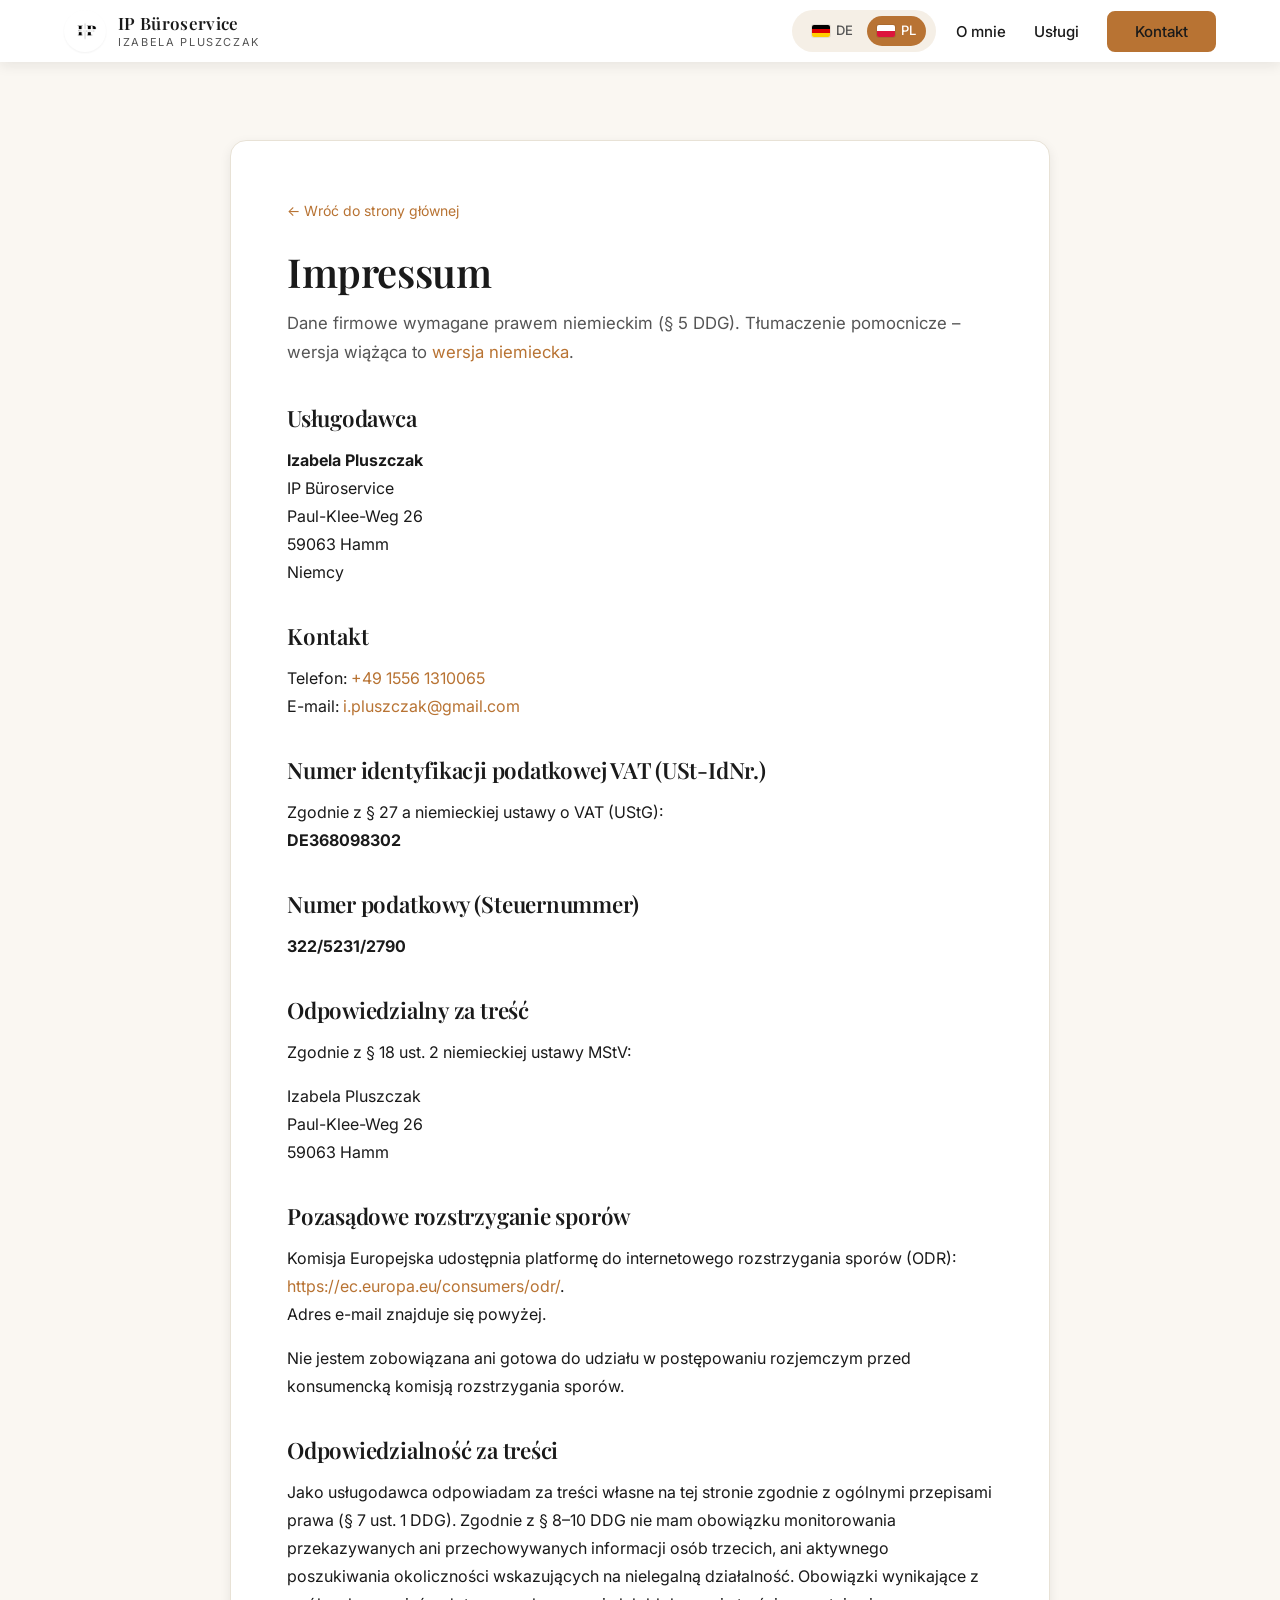
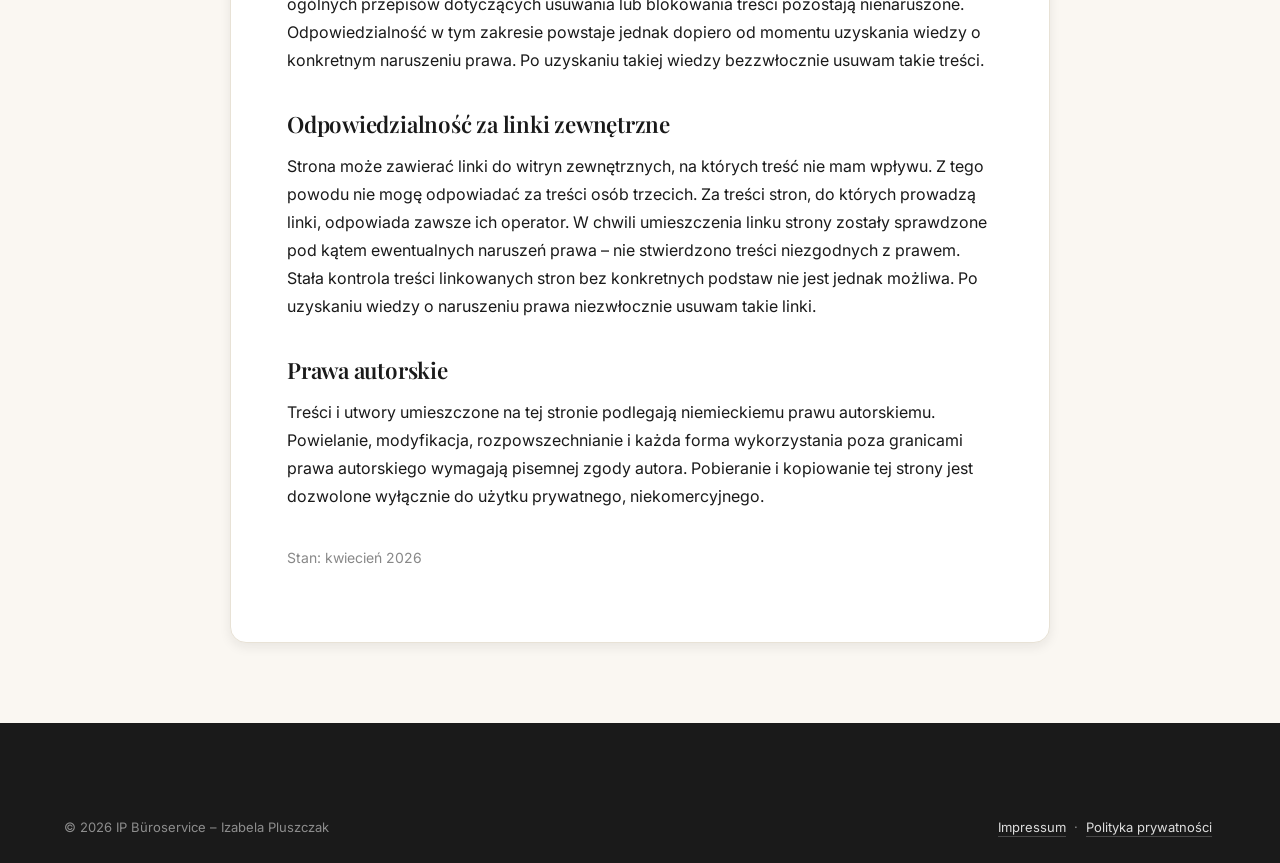
<file: pl/impressum/index.html>
<!DOCTYPE html>
<html lang="pl">
<head>
    <meta charset="UTF-8">
    <meta name="viewport" content="width=device-width, initial-scale=1.0">
    <meta name="theme-color" content="#1a1a1a">
    <meta name="robots" content="index, follow">

    <title>Impressum | IP Büroservice – Izabela Pluszczak</title>
    <meta name="description" content="Impressum (dane firmowe) IP Büroservice – Izabela Pluszczak, Hamm, Niemcy.">

    <link rel="canonical" href="https://ip-bueroservice.de/pl/impressum/">
    <link rel="alternate" hreflang="de" href="https://ip-bueroservice.de/impressum/">
    <link rel="alternate" hreflang="pl" href="https://ip-bueroservice.de/pl/impressum/">

    <link rel="icon" type="image/jpeg" href="../../image001.jpg">
    <link rel="stylesheet" href="../../style.css">
    <link rel="preconnect" href="https://fonts.googleapis.com">
    <link rel="preconnect" href="https://fonts.gstatic.com" crossorigin>
    <link href="https://fonts.googleapis.com/css2?family=Playfair+Display:ital,wght@0,400;0,600;0,700;1,600&family=Inter:wght@300;400;500;600&display=swap" rel="stylesheet">
</head>
<body>
    <nav class="navbar scrolled" id="navbar" aria-label="Nawigacja główna">
        <div class="container nav-container">
            <a href="/pl/" class="logo" aria-label="IP Büroservice – strona główna">
                <img src="../../image001.jpg" alt="IP Büroservice Logo" class="logo-img" width="48" height="48">
                <span class="logo-text">IP Büroservice<small>Izabela Pluszczak</small></span>
            </a>
            <div class="nav-right">
                <div class="lang-switch" role="group" aria-label="Wybór języka">
                    <a href="/impressum/" hreflang="de"><span class="flag flag-de" aria-hidden="true"></span>DE</a>
                    <a href="/pl/impressum/" class="active" hreflang="pl" aria-current="page"><span class="flag flag-pl" aria-hidden="true"></span>PL</a>
                </div>
                <ul class="nav-menu" id="navMenu">
                    <li><a href="/pl/#about">O mnie</a></li>
                    <li><a href="/pl/#services">Usługi</a></li>
                    <li><a href="/pl/#contact" class="btn btn-nav">Kontakt</a></li>
                </ul>
            </div>
        </div>
    </nav>

    <main class="legal">
        <div class="container">
            <div class="legal-content">
                <a href="/pl/" class="legal-back">← Wróć do strony głównej</a>
                <h1>Impressum</h1>
                <p class="lead">Dane firmowe wymagane prawem niemieckim (§ 5 DDG). Tłumaczenie pomocnicze – wersja wiążąca to <a href="/impressum/">wersja niemiecka</a>.</p>

                <h2>Usługodawca</h2>
                <address>
                    <strong>Izabela Pluszczak</strong><br>
                    IP Büroservice<br>
                    Paul-Klee-Weg 26<br>
                    59063 Hamm<br>
                    Niemcy
                </address>

                <h2>Kontakt</h2>
                <p>
                    Telefon: <a href="tel:+4915561310065">+49 1556 1310065</a><br>
                    E-mail: <a href="mailto:i.pluszczak@gmail.com">i.pluszczak@gmail.com</a>
                </p>

                <h2>Numer identyfikacji podatkowej VAT (USt-IdNr.)</h2>
                <p>
                    Zgodnie z § 27 a niemieckiej ustawy o VAT (UStG):<br>
                    <strong>DE368098302</strong>
                </p>

                <h2>Numer podatkowy (Steuernummer)</h2>
                <p><strong>322/5231/2790</strong></p>

                <h2>Odpowiedzialny za treść</h2>
                <p>Zgodnie z § 18 ust. 2 niemieckiej ustawy MStV:</p>
                <address>
                    Izabela Pluszczak<br>
                    Paul-Klee-Weg 26<br>
                    59063 Hamm
                </address>

                <h2>Pozasądowe rozstrzyganie sporów</h2>
                <p>
                    Komisja Europejska udostępnia platformę do internetowego rozstrzygania sporów (ODR):
                    <a href="https://ec.europa.eu/consumers/odr/" target="_blank" rel="noopener noreferrer">https://ec.europa.eu/consumers/odr/</a>.<br>
                    Adres e-mail znajduje się powyżej.
                </p>
                <p>
                    Nie jestem zobowiązana ani gotowa do udziału w postępowaniu rozjemczym przed konsumencką komisją rozstrzygania sporów.
                </p>

                <h2>Odpowiedzialność za treści</h2>
                <p>
                    Jako usługodawca odpowiadam za treści własne na tej stronie zgodnie z ogólnymi przepisami prawa (§ 7 ust. 1 DDG). Zgodnie z § 8–10 DDG nie mam obowiązku monitorowania przekazywanych ani przechowywanych informacji osób trzecich, ani aktywnego poszukiwania okoliczności wskazujących na nielegalną działalność. Obowiązki wynikające z ogólnych przepisów dotyczących usuwania lub blokowania treści pozostają nienaruszone. Odpowiedzialność w tym zakresie powstaje jednak dopiero od momentu uzyskania wiedzy o konkretnym naruszeniu prawa. Po uzyskaniu takiej wiedzy bezzwłocznie usuwam takie treści.
                </p>

                <h2>Odpowiedzialność za linki zewnętrzne</h2>
                <p>
                    Strona może zawierać linki do witryn zewnętrznych, na których treść nie mam wpływu. Z tego powodu nie mogę odpowiadać za treści osób trzecich. Za treści stron, do których prowadzą linki, odpowiada zawsze ich operator. W chwili umieszczenia linku strony zostały sprawdzone pod kątem ewentualnych naruszeń prawa – nie stwierdzono treści niezgodnych z prawem. Stała kontrola treści linkowanych stron bez konkretnych podstaw nie jest jednak możliwa. Po uzyskaniu wiedzy o naruszeniu prawa niezwłocznie usuwam takie linki.
                </p>

                <h2>Prawa autorskie</h2>
                <p>
                    Treści i utwory umieszczone na tej stronie podlegają niemieckiemu prawu autorskiemu. Powielanie, modyfikacja, rozpowszechnianie i każda forma wykorzystania poza granicami prawa autorskiego wymagają pisemnej zgody autora. Pobieranie i kopiowanie tej strony jest dozwolone wyłącznie do użytku prywatnego, niekomercyjnego.
                </p>

                <p style="margin-top:36px;font-size:14px;color:var(--text-muted);">
                    Stan: kwiecień 2026
                </p>
            </div>
        </div>
    </main>

    <footer class="footer" style="margin-top:0;">
        <div class="container">
            <div class="footer-bottom" style="border-top:none;">
                <p>&copy; <span id="year"></span> IP Büroservice – Izabela Pluszczak</p>
                <p><a href="/pl/impressum/">Impressum</a> · <a href="/pl/polityka-prywatnosci/">Polityka prywatności</a></p>
            </div>
        </div>
    </footer>

    <script>
        document.getElementById('year').textContent = new Date().getFullYear();
    </script>
</body>
</html>
</file>
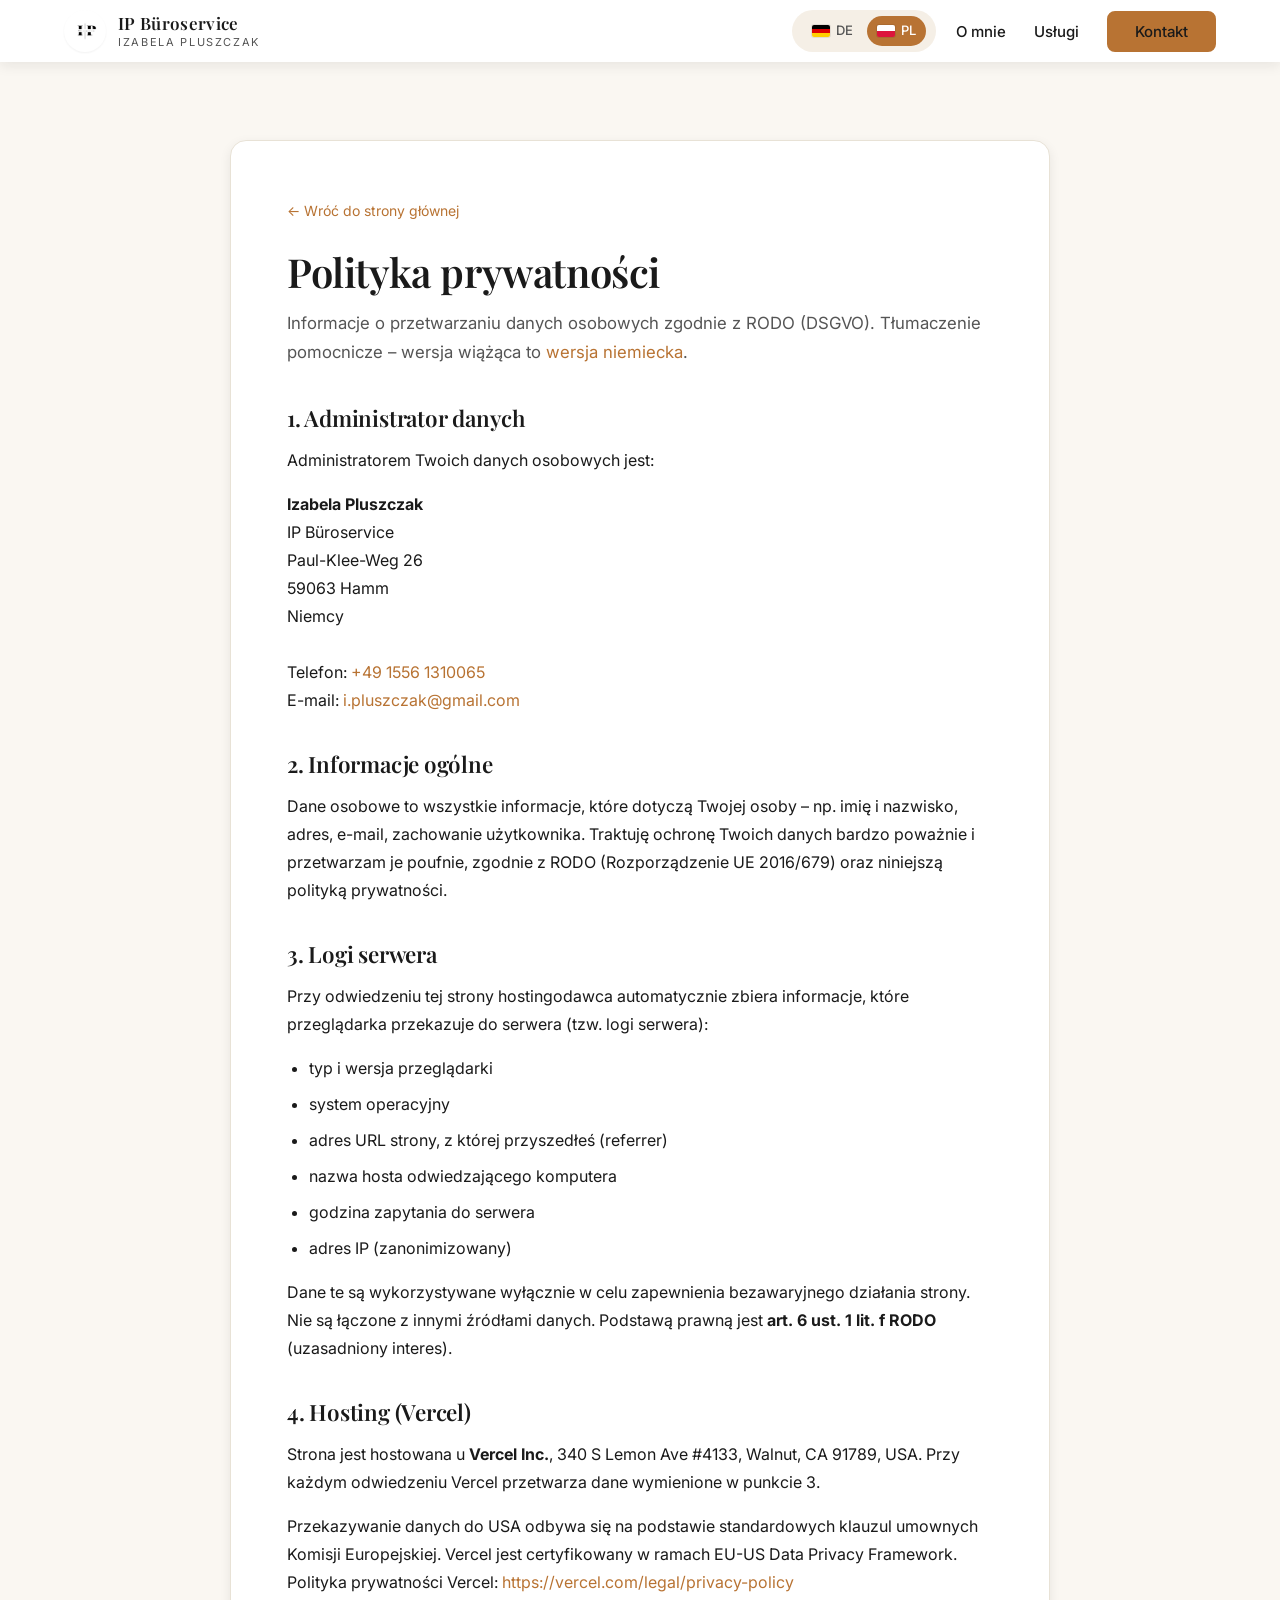
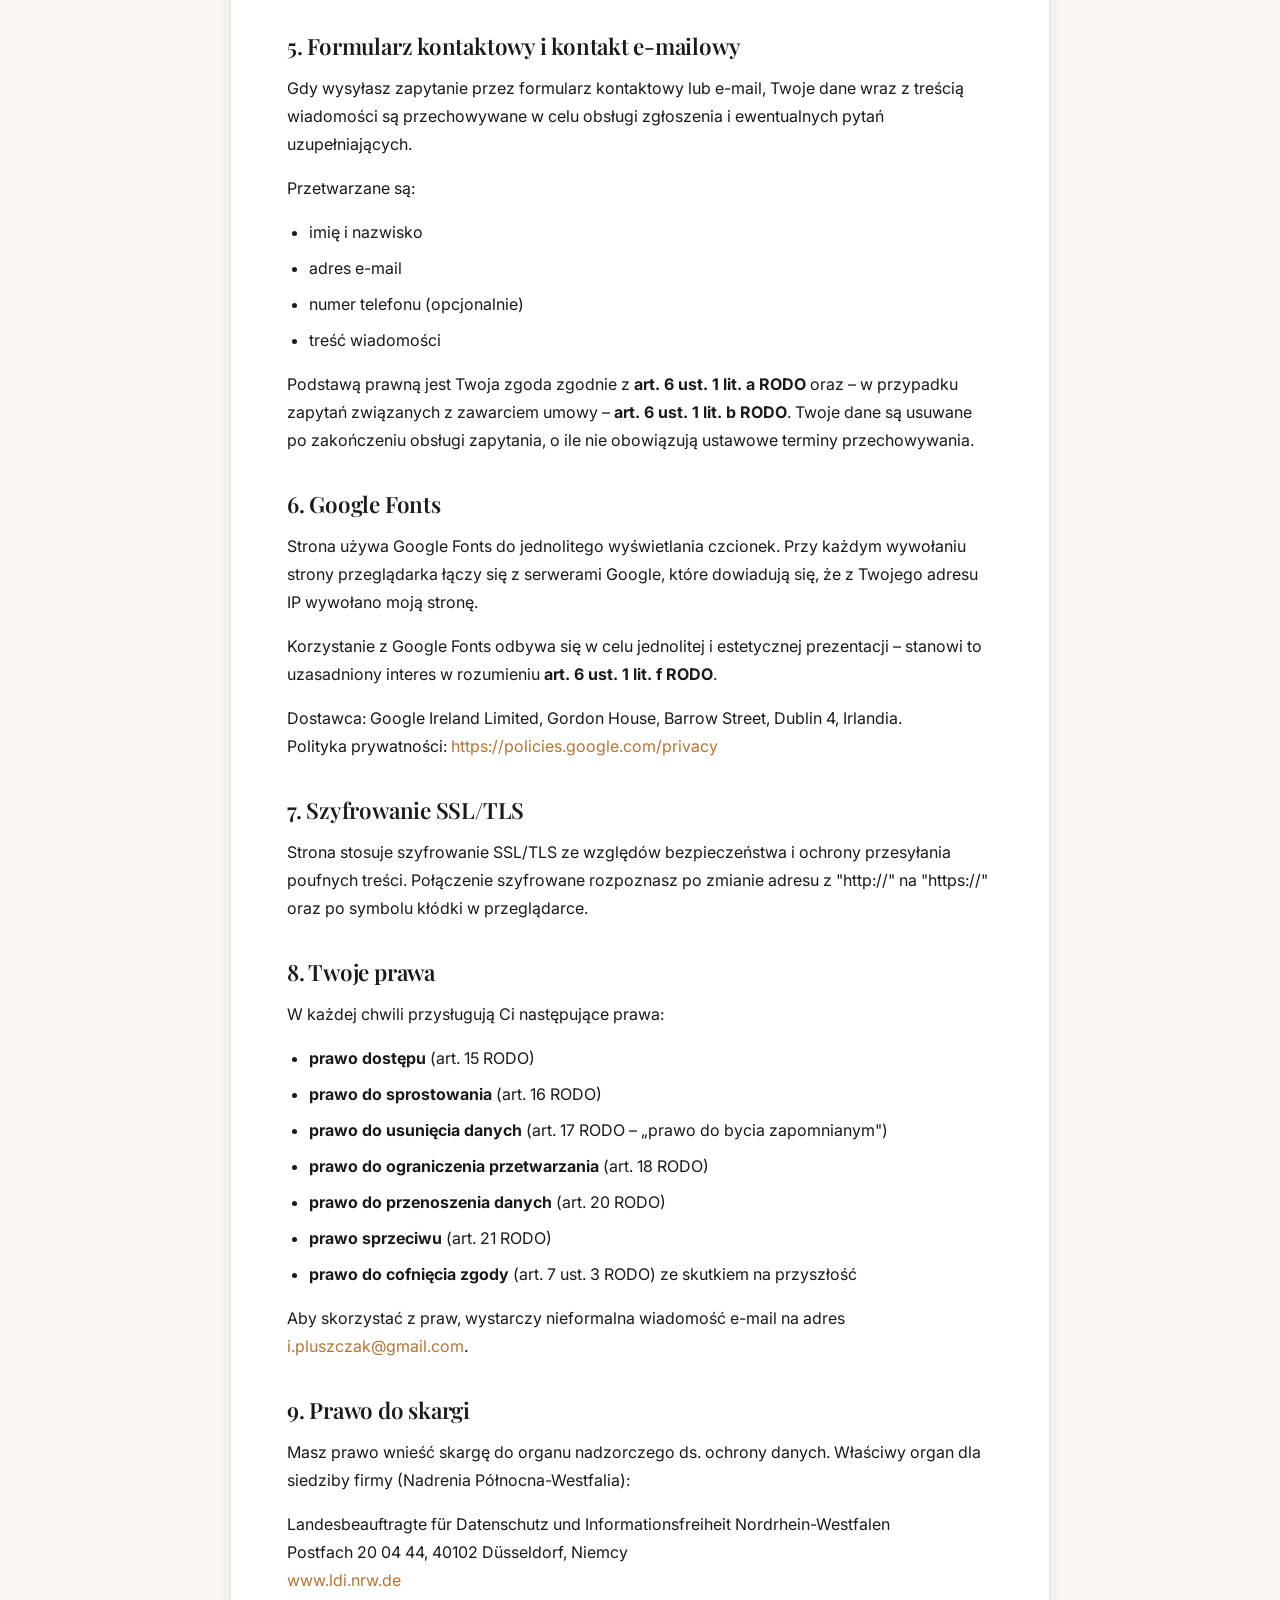
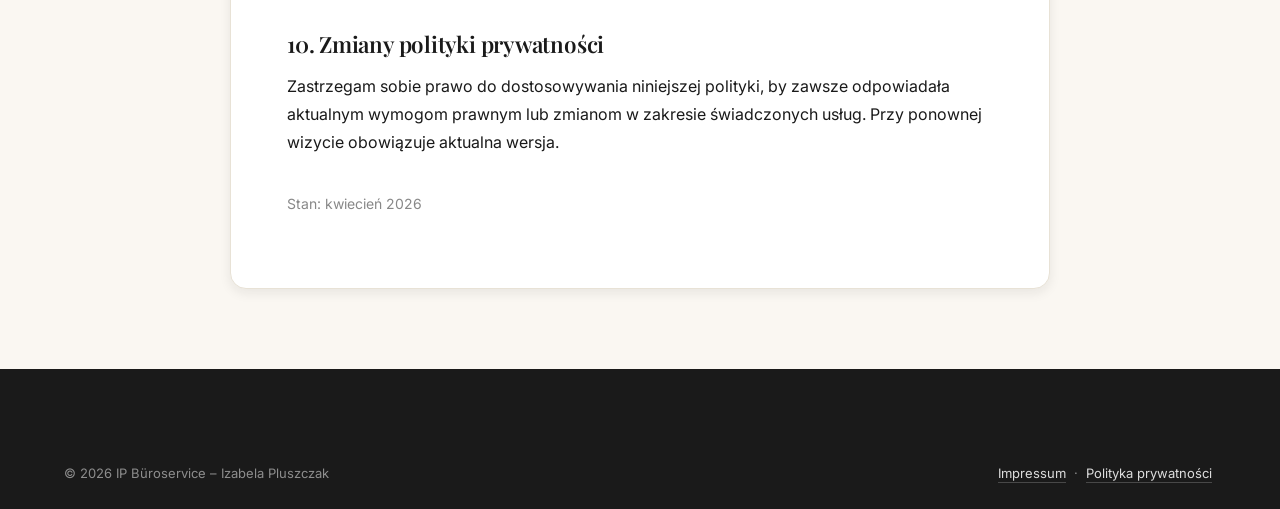
<file: pl/polityka-prywatnosci/index.html>
<!DOCTYPE html>
<html lang="pl">
<head>
    <meta charset="UTF-8">
    <meta name="viewport" content="width=device-width, initial-scale=1.0">
    <meta name="theme-color" content="#1a1a1a">
    <meta name="robots" content="index, follow">

    <title>Polityka prywatności | IP Büroservice – Izabela Pluszczak</title>
    <meta name="description" content="Polityka prywatności (RODO/DSGVO) IP Büroservice – Izabela Pluszczak.">

    <link rel="canonical" href="https://ip-bueroservice.de/pl/polityka-prywatnosci/">
    <link rel="alternate" hreflang="de" href="https://ip-bueroservice.de/datenschutz/">
    <link rel="alternate" hreflang="pl" href="https://ip-bueroservice.de/pl/polityka-prywatnosci/">

    <link rel="icon" type="image/jpeg" href="../../image001.jpg">
    <link rel="stylesheet" href="../../style.css">
    <link rel="preconnect" href="https://fonts.googleapis.com">
    <link rel="preconnect" href="https://fonts.gstatic.com" crossorigin>
    <link href="https://fonts.googleapis.com/css2?family=Playfair+Display:ital,wght@0,400;0,600;0,700;1,600&family=Inter:wght@300;400;500;600&display=swap" rel="stylesheet">
</head>
<body>
    <nav class="navbar scrolled" id="navbar" aria-label="Nawigacja główna">
        <div class="container nav-container">
            <a href="/pl/" class="logo" aria-label="IP Büroservice – strona główna">
                <img src="../../image001.jpg" alt="IP Büroservice Logo" class="logo-img" width="48" height="48">
                <span class="logo-text">IP Büroservice<small>Izabela Pluszczak</small></span>
            </a>
            <div class="nav-right">
                <div class="lang-switch" role="group" aria-label="Wybór języka">
                    <a href="/datenschutz/" hreflang="de"><span class="flag flag-de" aria-hidden="true"></span>DE</a>
                    <a href="/pl/polityka-prywatnosci/" class="active" hreflang="pl" aria-current="page"><span class="flag flag-pl" aria-hidden="true"></span>PL</a>
                </div>
                <ul class="nav-menu" id="navMenu">
                    <li><a href="/pl/#about">O mnie</a></li>
                    <li><a href="/pl/#services">Usługi</a></li>
                    <li><a href="/pl/#contact" class="btn btn-nav">Kontakt</a></li>
                </ul>
            </div>
        </div>
    </nav>

    <main class="legal">
        <div class="container">
            <div class="legal-content">
                <a href="/pl/" class="legal-back">← Wróć do strony głównej</a>
                <h1>Polityka prywatności</h1>
                <p class="lead">Informacje o przetwarzaniu danych osobowych zgodnie z RODO (DSGVO). Tłumaczenie pomocnicze – wersja wiążąca to <a href="/datenschutz/">wersja niemiecka</a>.</p>

                <h2>1. Administrator danych</h2>
                <p>Administratorem Twoich danych osobowych jest:</p>
                <address>
                    <strong>Izabela Pluszczak</strong><br>
                    IP Büroservice<br>
                    Paul-Klee-Weg 26<br>
                    59063 Hamm<br>
                    Niemcy<br><br>
                    Telefon: <a href="tel:+4915561310065">+49 1556 1310065</a><br>
                    E-mail: <a href="mailto:i.pluszczak@gmail.com">i.pluszczak@gmail.com</a>
                </address>

                <h2>2. Informacje ogólne</h2>
                <p>
                    Dane osobowe to wszystkie informacje, które dotyczą Twojej osoby – np. imię i nazwisko, adres, e-mail, zachowanie użytkownika. Traktuję ochronę Twoich danych bardzo poważnie i przetwarzam je poufnie, zgodnie z RODO (Rozporządzenie UE 2016/679) oraz niniejszą polityką prywatności.
                </p>

                <h2>3. Logi serwera</h2>
                <p>
                    Przy odwiedzeniu tej strony hostingodawca automatycznie zbiera informacje, które przeglądarka przekazuje do serwera (tzw. logi serwera):
                </p>
                <ul>
                    <li>typ i wersja przeglądarki</li>
                    <li>system operacyjny</li>
                    <li>adres URL strony, z której przyszedłeś (referrer)</li>
                    <li>nazwa hosta odwiedzającego komputera</li>
                    <li>godzina zapytania do serwera</li>
                    <li>adres IP (zanonimizowany)</li>
                </ul>
                <p>
                    Dane te są wykorzystywane wyłącznie w celu zapewnienia bezawaryjnego działania strony. Nie są łączone z innymi źródłami danych. Podstawą prawną jest <strong>art. 6 ust. 1 lit. f RODO</strong> (uzasadniony interes).
                </p>

                <h2>4. Hosting (Vercel)</h2>
                <p>
                    Strona jest hostowana u <strong>Vercel Inc.</strong>, 340 S Lemon Ave #4133, Walnut, CA 91789, USA. Przy każdym odwiedzeniu Vercel przetwarza dane wymienione w punkcie 3.
                </p>
                <p>
                    Przekazywanie danych do USA odbywa się na podstawie standardowych klauzul umownych Komisji Europejskiej. Vercel jest certyfikowany w ramach EU-US Data Privacy Framework. Polityka prywatności Vercel:
                    <a href="https://vercel.com/legal/privacy-policy" target="_blank" rel="noopener noreferrer">https://vercel.com/legal/privacy-policy</a>
                </p>

                <h2>5. Formularz kontaktowy i kontakt e-mailowy</h2>
                <p>
                    Gdy wysyłasz zapytanie przez formularz kontaktowy lub e-mail, Twoje dane wraz z treścią wiadomości są przechowywane w celu obsługi zgłoszenia i ewentualnych pytań uzupełniających.
                </p>
                <p>Przetwarzane są:</p>
                <ul>
                    <li>imię i nazwisko</li>
                    <li>adres e-mail</li>
                    <li>numer telefonu (opcjonalnie)</li>
                    <li>treść wiadomości</li>
                </ul>
                <p>
                    Podstawą prawną jest Twoja zgoda zgodnie z <strong>art. 6 ust. 1 lit. a RODO</strong> oraz – w przypadku zapytań związanych z zawarciem umowy – <strong>art. 6 ust. 1 lit. b RODO</strong>. Twoje dane są usuwane po zakończeniu obsługi zapytania, o ile nie obowiązują ustawowe terminy przechowywania.
                </p>

                <h2>6. Google Fonts</h2>
                <p>
                    Strona używa Google Fonts do jednolitego wyświetlania czcionek. Przy każdym wywołaniu strony przeglądarka łączy się z serwerami Google, które dowiadują się, że z Twojego adresu IP wywołano moją stronę.
                </p>
                <p>
                    Korzystanie z Google Fonts odbywa się w celu jednolitej i estetycznej prezentacji – stanowi to uzasadniony interes w rozumieniu <strong>art. 6 ust. 1 lit. f RODO</strong>.
                </p>
                <p>
                    Dostawca: Google Ireland Limited, Gordon House, Barrow Street, Dublin 4, Irlandia.<br>
                    Polityka prywatności: <a href="https://policies.google.com/privacy?hl=pl" target="_blank" rel="noopener noreferrer">https://policies.google.com/privacy</a>
                </p>

                <h2>7. Szyfrowanie SSL/TLS</h2>
                <p>
                    Strona stosuje szyfrowanie SSL/TLS ze względów bezpieczeństwa i ochrony przesyłania poufnych treści. Połączenie szyfrowane rozpoznasz po zmianie adresu z "http://" na "https://" oraz po symbolu kłódki w przeglądarce.
                </p>

                <h2>8. Twoje prawa</h2>
                <p>W każdej chwili przysługują Ci następujące prawa:</p>
                <ul>
                    <li><strong>prawo dostępu</strong> (art. 15 RODO)</li>
                    <li><strong>prawo do sprostowania</strong> (art. 16 RODO)</li>
                    <li><strong>prawo do usunięcia danych</strong> (art. 17 RODO – „prawo do bycia zapomnianym")</li>
                    <li><strong>prawo do ograniczenia przetwarzania</strong> (art. 18 RODO)</li>
                    <li><strong>prawo do przenoszenia danych</strong> (art. 20 RODO)</li>
                    <li><strong>prawo sprzeciwu</strong> (art. 21 RODO)</li>
                    <li><strong>prawo do cofnięcia zgody</strong> (art. 7 ust. 3 RODO) ze skutkiem na przyszłość</li>
                </ul>
                <p>
                    Aby skorzystać z praw, wystarczy nieformalna wiadomość e-mail na adres <a href="mailto:i.pluszczak@gmail.com">i.pluszczak@gmail.com</a>.
                </p>

                <h2>9. Prawo do skargi</h2>
                <p>
                    Masz prawo wnieść skargę do organu nadzorczego ds. ochrony danych. Właściwy organ dla siedziby firmy (Nadrenia Północna-Westfalia):
                </p>
                <address>
                    Landesbeauftragte für Datenschutz und Informationsfreiheit Nordrhein-Westfalen<br>
                    Postfach 20 04 44, 40102 Düsseldorf, Niemcy<br>
                    <a href="https://www.ldi.nrw.de" target="_blank" rel="noopener noreferrer">www.ldi.nrw.de</a>
                </address>

                <h2>10. Zmiany polityki prywatności</h2>
                <p>
                    Zastrzegam sobie prawo do dostosowywania niniejszej polityki, by zawsze odpowiadała aktualnym wymogom prawnym lub zmianom w zakresie świadczonych usług. Przy ponownej wizycie obowiązuje aktualna wersja.
                </p>

                <p style="margin-top:36px;font-size:14px;color:var(--text-muted);">
                    Stan: kwiecień 2026
                </p>
            </div>
        </div>
    </main>

    <footer class="footer" style="margin-top:0;">
        <div class="container">
            <div class="footer-bottom" style="border-top:none;">
                <p>&copy; <span id="year"></span> IP Büroservice – Izabela Pluszczak</p>
                <p><a href="/pl/impressum/">Impressum</a> · <a href="/pl/polityka-prywatnosci/">Polityka prywatności</a></p>
            </div>
        </div>
    </footer>

    <script>
        document.getElementById('year').textContent = new Date().getFullYear();
    </script>
</body>
</html>
</file>
<file: style.css>
/* ===== VARIABLES ===== */
:root {
    --black: #1a1a1a;
    --black-soft: #2c2c2c;
    --charcoal: #3d3d3d;
    --copper: #b87333;
    --copper-light: #d4915a;
    --copper-dark: #8f5a28;
    --beige: #f5efe6;
    --beige-warm: #ebe2d3;
    --cream: #faf7f2;
    --text: #1a1a1a;
    --text-light: #555555;
    --text-muted: #888888;
    --bg: #ffffff;
    --bg-alt: var(--cream);
    --bg-dark: var(--black);
    --border: #e8e2d6;
    --shadow-sm: 0 1px 2px rgba(26, 26, 26, 0.06);
    --shadow: 0 4px 12px rgba(26, 26, 26, 0.08);
    --shadow-lg: 0 12px 32px rgba(26, 26, 26, 0.12);
    --shadow-xl: 0 24px 48px rgba(26, 26, 26, 0.14);
    --radius: 8px;
    --radius-lg: 16px;
    --radius-xl: 24px;
    --transition: all 0.3s cubic-bezier(0.4, 0, 0.2, 1);
}

/* ===== RESET & BASE ===== */
*, *::before, *::after {
    margin: 0;
    padding: 0;
    box-sizing: border-box;
}

html {
    scroll-behavior: smooth;
    -webkit-text-size-adjust: 100%;
}

body {
    font-family: 'Inter', -apple-system, BlinkMacSystemFont, 'Segoe UI', Roboto, sans-serif;
    font-size: 16px;
    line-height: 1.65;
    color: var(--text);
    background: var(--bg);
    overflow-x: hidden;
    -webkit-font-smoothing: antialiased;
    -moz-osx-font-smoothing: grayscale;
}

h1, h2, h3, h4, h5, h6 {
    font-family: 'Playfair Display', Georgia, serif;
    font-weight: 600;
    line-height: 1.25;
    color: var(--black);
    letter-spacing: -0.01em;
}

a {
    text-decoration: none;
    color: inherit;
    transition: var(--transition);
}

img {
    max-width: 100%;
    height: auto;
    display: block;
}

ul {
    list-style: none;
}

button {
    font-family: inherit;
    cursor: pointer;
}

.container {
    max-width: 1200px;
    margin: 0 auto;
    padding: 0 24px;
    width: 100%;
}

/* ===== BUTTONS ===== */
.btn {
    display: inline-flex;
    align-items: center;
    justify-content: center;
    gap: 10px;
    padding: 14px 32px;
    font-family: 'Inter', sans-serif;
    font-size: 15px;
    font-weight: 500;
    border-radius: var(--radius);
    border: 2px solid transparent;
    cursor: pointer;
    transition: var(--transition);
    white-space: nowrap;
    line-height: 1;
}

.btn-primary {
    background: var(--black);
    color: var(--cream);
    border-color: var(--black);
}

.btn-primary:hover {
    background: var(--copper);
    border-color: var(--copper);
    transform: translateY(-2px);
    box-shadow: var(--shadow-lg);
}

.btn-secondary {
    background: transparent;
    color: var(--black);
    border-color: var(--black);
}

.btn-secondary:hover {
    background: var(--black);
    color: var(--cream);
}

.btn-large {
    padding: 18px 40px;
    font-size: 16px;
}

.btn-nav {
    padding: 11px 26px;
    background: var(--copper);
    color: white;
    border-color: var(--copper);
}

.btn-nav:hover {
    background: var(--copper-dark);
    border-color: var(--copper-dark);
    color: white;
}

/* ===== LANGUAGE SWITCHER ===== */
.lang-switch {
    display: inline-flex;
    align-items: center;
    gap: 4px;
    padding: 6px 10px;
    background: rgba(255, 255, 255, 0.1);
    border-radius: 999px;
    font-size: 13px;
    font-weight: 500;
}

.lang-switch a {
    display: inline-flex;
    align-items: center;
    gap: 6px;
    padding: 4px 10px;
    border-radius: 999px;
    color: rgba(255, 255, 255, 0.7);
}

.lang-switch a.active {
    background: var(--copper);
    color: white;
}

.lang-switch .flag {
    width: 18px;
    height: 12px;
    border-radius: 2px;
    display: inline-block;
    box-shadow: 0 0 0 1px rgba(0, 0, 0, 0.08);
    flex-shrink: 0;
    overflow: hidden;
}

.lang-switch .flag-de {
    background: linear-gradient(to bottom, #000 0 33.33%, #dd0000 33.33% 66.66%, #ffce00 66.66% 100%);
}

.lang-switch .flag-pl {
    background: linear-gradient(to bottom, #fff 0 50%, #dc143c 50% 100%);
}

.navbar.scrolled .lang-switch {
    background: var(--beige);
}

.navbar.scrolled .lang-switch a {
    color: var(--text-light);
}

.navbar.scrolled .lang-switch a.active {
    color: white;
}

/* ===== NAVIGATION ===== */
.navbar {
    position: fixed;
    top: 0;
    left: 0;
    right: 0;
    z-index: 1000;
    background: transparent;
    padding: 16px 0;
    transition: var(--transition);
}

.navbar.scrolled {
    background: rgba(255, 255, 255, 0.98);
    backdrop-filter: blur(12px);
    -webkit-backdrop-filter: blur(12px);
    box-shadow: var(--shadow);
    padding: 10px 0;
}

.nav-container {
    display: flex;
    align-items: center;
    justify-content: space-between;
    gap: 16px;
}

.logo {
    display: flex;
    align-items: center;
    gap: 12px;
    flex-shrink: 0;
}

.logo-img {
    width: 48px;
    height: 48px;
    object-fit: contain;
    background: white;
    border-radius: 50%;
    padding: 4px;
    box-shadow: var(--shadow-sm);
    transition: var(--transition);
}

.navbar.scrolled .logo-img {
    width: 42px;
    height: 42px;
}

.logo-text {
    font-family: 'Playfair Display', serif;
    font-weight: 600;
    font-size: 17px;
    color: white;
    letter-spacing: 0.02em;
    line-height: 1.2;
}

.logo-text small {
    display: block;
    font-family: 'Inter', sans-serif;
    font-weight: 400;
    font-size: 11px;
    letter-spacing: 0.15em;
    text-transform: uppercase;
    opacity: 0.75;
    margin-top: 2px;
}

.navbar.scrolled .logo-text {
    color: var(--black);
}

.nav-right {
    display: flex;
    align-items: center;
    gap: 20px;
}

.nav-menu {
    display: flex;
    align-items: center;
    gap: 28px;
}

.nav-menu a {
    font-size: 15px;
    font-weight: 500;
    color: rgba(255, 255, 255, 0.92);
    position: relative;
}

.nav-menu a::after {
    content: "";
    position: absolute;
    bottom: -6px;
    left: 0;
    width: 0;
    height: 2px;
    background: var(--copper);
    transition: var(--transition);
}

.nav-menu a:hover::after,
.nav-menu a.active::after {
    width: 100%;
}

.navbar.scrolled .nav-menu a {
    color: var(--text);
}

.nav-menu a:hover,
.nav-menu a.active {
    color: var(--copper);
}

.navbar.scrolled .nav-menu a:hover,
.navbar.scrolled .nav-menu a.active {
    color: var(--copper);
}

.nav-toggle {
    display: none;
    flex-direction: column;
    gap: 5px;
    background: none;
    border: none;
    cursor: pointer;
    padding: 8px;
    z-index: 1001;
}

.nav-toggle span {
    width: 26px;
    height: 2px;
    background: white;
    transition: var(--transition);
    border-radius: 2px;
}

.navbar.scrolled .nav-toggle span {
    background: var(--black);
}

.nav-toggle.active span {
    background: white !important;
}

/* ===== HERO ===== */
.hero {
    position: relative;
    min-height: 100vh;
    min-height: 100dvh;
    display: flex;
    align-items: center;
    overflow: hidden;
    background: var(--black);
}

.hero-overlay {
    position: absolute;
    inset: 0;
    background: linear-gradient(135deg, rgba(26, 26, 26, 0.88) 0%, rgba(26, 26, 26, 0.6) 60%, rgba(184, 115, 51, 0.35) 100%);
    z-index: 1;
}

.hero-image-container {
    position: absolute;
    inset: 0;
    z-index: 0;
}

.hero-image {
    width: 100%;
    height: 100%;
    object-fit: cover;
    object-position: center 30%;
}

.hero-content {
    position: relative;
    z-index: 2;
    padding: 120px 0 80px;
    width: 100%;
}

.hero-text {
    max-width: 720px;
}

.hero-eyebrow {
    display: inline-block;
    font-size: 13px;
    font-weight: 600;
    text-transform: uppercase;
    letter-spacing: 3px;
    color: var(--copper-light);
    margin-bottom: 20px;
    padding: 8px 16px;
    border: 1px solid rgba(212, 145, 90, 0.4);
    border-radius: 999px;
    background: rgba(212, 145, 90, 0.08);
}

.hero h1 {
    font-size: clamp(2rem, 6vw, 4.25rem);
    color: white;
    margin-bottom: 24px;
    line-height: 1.1;
}

.hero h1 .highlight {
    color: var(--copper-light);
    font-style: italic;
}

.hero-subtitle {
    font-size: clamp(1rem, 2.2vw, 1.25rem);
    color: rgba(255, 255, 255, 0.88);
    margin-bottom: 36px;
    max-width: 560px;
    line-height: 1.6;
}

.hero-buttons {
    display: flex;
    gap: 14px;
    margin-bottom: 48px;
    flex-wrap: wrap;
}

.hero .btn-primary {
    background: var(--copper);
    border-color: var(--copper);
    color: white;
}

.hero .btn-primary:hover {
    background: var(--copper-dark);
    border-color: var(--copper-dark);
}

.hero .btn-secondary {
    color: white;
    border-color: rgba(255, 255, 255, 0.6);
    background: rgba(255, 255, 255, 0.05);
    backdrop-filter: blur(8px);
}

.hero .btn-secondary:hover {
    background: white;
    color: var(--black);
    border-color: white;
}

.hero-features {
    display: flex;
    gap: 32px;
    flex-wrap: wrap;
    padding-top: 32px;
    border-top: 1px solid rgba(255, 255, 255, 0.15);
}

.hero-feature {
    display: flex;
    align-items: center;
    gap: 12px;
    color: rgba(255, 255, 255, 0.92);
    font-size: 14px;
    font-weight: 500;
}

.hero-feature svg {
    width: 22px;
    height: 22px;
    color: var(--copper-light);
    flex-shrink: 0;
}

/* ===== SECTIONS ===== */
section {
    padding: 100px 0;
}

.section-header {
    text-align: center;
    max-width: 720px;
    margin: 0 auto 64px;
}

.section-tag {
    display: inline-block;
    font-size: 13px;
    font-weight: 600;
    text-transform: uppercase;
    letter-spacing: 2.5px;
    color: var(--copper);
    margin-bottom: 18px;
    padding: 6px 14px;
    background: rgba(184, 115, 51, 0.08);
    border-radius: 999px;
}

.section-header h2 {
    font-size: clamp(1.75rem, 4vw, 2.75rem);
    margin-bottom: 18px;
}

.section-header p {
    color: var(--text-light);
    font-size: 1.05rem;
    line-height: 1.7;
}

/* ===== ABOUT ===== */
.about {
    background: var(--cream);
    position: relative;
}

.about::before {
    content: "";
    position: absolute;
    top: 0;
    left: 0;
    right: 0;
    height: 1px;
    background: linear-gradient(90deg, transparent, var(--copper), transparent);
}

.about-content {
    display: grid;
    grid-template-columns: 1fr 1.1fr;
    gap: 64px;
    align-items: center;
}

.about-image {
    position: relative;
}

.about-image img {
    border-radius: var(--radius-lg);
    box-shadow: var(--shadow-xl);
    width: 100%;
}

.about-image::after {
    content: "";
    position: absolute;
    top: 20px;
    left: 20px;
    right: -20px;
    bottom: -20px;
    border: 2px solid var(--copper);
    border-radius: var(--radius-lg);
    z-index: -1;
}

.about-card {
    position: absolute;
    bottom: -28px;
    right: -28px;
    background: white;
    padding: 22px 26px;
    border-radius: var(--radius-lg);
    box-shadow: var(--shadow-xl);
    display: flex;
    align-items: center;
    gap: 16px;
    max-width: 320px;
}

.card-icon {
    width: 52px;
    height: 52px;
    min-width: 52px;
    background: var(--copper);
    color: white;
    font-size: 24px;
    font-weight: 700;
    display: flex;
    align-items: center;
    justify-content: center;
    border-radius: 50%;
}

.about-card strong {
    display: block;
    color: var(--black);
    margin-bottom: 4px;
    font-size: 15px;
}

.about-card span {
    font-size: 13px;
    color: var(--text-muted);
}

.about-text h3 {
    font-size: clamp(1.5rem, 3vw, 2rem);
    margin-bottom: 22px;
}

.about-text p {
    color: var(--text-light);
    margin-bottom: 18px;
    line-height: 1.75;
}

.about-list {
    margin: 28px 0 36px;
    display: grid;
    gap: 14px;
}

.about-list li {
    position: relative;
    padding-left: 36px;
    color: var(--text);
    line-height: 1.6;
}

.about-list li::before {
    content: "";
    position: absolute;
    left: 0;
    top: 4px;
    width: 22px;
    height: 22px;
    background: var(--copper);
    border-radius: 50%;
    background-image: url("data:image/svg+xml,%3Csvg viewBox='0 0 24 24' fill='none' stroke='white' stroke-width='3' xmlns='http://www.w3.org/2000/svg'%3E%3Cpath d='M5 13l4 4L19 7'/%3E%3C/svg%3E");
    background-size: 14px;
    background-position: center;
    background-repeat: no-repeat;
}

/* ===== SERVICES ===== */
.services-grid {
    display: grid;
    grid-template-columns: repeat(3, 1fr);
    gap: 28px;
}

.service-card {
    background: white;
    padding: 36px 32px;
    border-radius: var(--radius-lg);
    box-shadow: var(--shadow-sm);
    transition: var(--transition);
    border: 1px solid var(--border);
    position: relative;
    overflow: hidden;
}

.service-card::before {
    content: "";
    position: absolute;
    top: 0;
    left: 0;
    right: 0;
    height: 3px;
    background: var(--copper);
    transform: scaleX(0);
    transform-origin: left;
    transition: var(--transition);
}

.service-card:hover {
    transform: translateY(-6px);
    box-shadow: var(--shadow-xl);
    border-color: var(--copper-light);
}

.service-card:hover::before {
    transform: scaleX(1);
}

.service-icon {
    width: 56px;
    height: 56px;
    background: linear-gradient(135deg, var(--black) 0%, var(--charcoal) 100%);
    border-radius: var(--radius);
    display: flex;
    align-items: center;
    justify-content: center;
    margin-bottom: 22px;
    transition: var(--transition);
}

.service-card:hover .service-icon {
    background: linear-gradient(135deg, var(--copper-dark) 0%, var(--copper) 100%);
}

.service-icon svg {
    width: 26px;
    height: 26px;
    color: white;
}

.service-card h3 {
    font-size: 1.3rem;
    margin-bottom: 14px;
}

.service-tag {
    display: inline-block;
    font-size: 11px;
    font-weight: 600;
    text-transform: uppercase;
    letter-spacing: 1.5px;
    color: var(--copper);
    background: rgba(184, 115, 51, 0.1);
    padding: 5px 12px;
    border-radius: 999px;
    margin-bottom: 14px;
}

.service-card > p {
    color: var(--text-light);
    margin-bottom: 22px;
    font-size: 15px;
    line-height: 1.7;
}

.service-card ul {
    border-top: 1px solid var(--border);
    padding-top: 18px;
}

.service-card ul li {
    position: relative;
    padding-left: 22px;
    margin-bottom: 10px;
    font-size: 14px;
    color: var(--text);
}

.service-card ul li::before {
    content: "";
    position: absolute;
    left: 0;
    top: 7px;
    width: 8px;
    height: 8px;
    background: var(--copper);
    border-radius: 50%;
}

/* ===== WHY US ===== */
.why-us {
    background: linear-gradient(135deg, var(--black) 0%, var(--black-soft) 100%);
    color: white;
    position: relative;
    overflow: hidden;
}

.why-us::before {
    content: "";
    position: absolute;
    top: -50%;
    right: -20%;
    width: 60%;
    height: 200%;
    background: radial-gradient(circle, rgba(184, 115, 51, 0.15) 0%, transparent 60%);
    pointer-events: none;
}

.why-us-content {
    display: grid;
    grid-template-columns: 1fr 1fr;
    gap: 64px;
    align-items: center;
    position: relative;
    z-index: 1;
}

.why-us-text h2 {
    color: white;
    font-size: clamp(1.75rem, 3.5vw, 2.5rem);
    margin-bottom: 18px;
}

.why-us-text > p {
    color: rgba(255, 255, 255, 0.82);
    margin-bottom: 36px;
    line-height: 1.7;
}

.why-us-text .section-tag {
    color: var(--copper-light);
    background: rgba(212, 145, 90, 0.12);
}

.why-us-features {
    display: grid;
    gap: 24px;
}

.feature {
    display: flex;
    gap: 18px;
    align-items: flex-start;
}

.feature-icon {
    width: 52px;
    height: 52px;
    min-width: 52px;
    background: rgba(184, 115, 51, 0.18);
    border: 1px solid rgba(184, 115, 51, 0.3);
    border-radius: var(--radius);
    display: flex;
    align-items: center;
    justify-content: center;
}

.feature-icon svg {
    width: 24px;
    height: 24px;
    color: var(--copper-light);
}

.feature h4 {
    color: white;
    font-family: 'Inter', sans-serif;
    font-weight: 600;
    font-size: 1.05rem;
    margin-bottom: 6px;
}

.feature p {
    font-size: 14px;
    color: rgba(255, 255, 255, 0.72);
    line-height: 1.6;
}

.why-us-cards {
    display: grid;
    grid-template-columns: repeat(2, 1fr);
    gap: 20px;
}

.value-card {
    background: rgba(255, 255, 255, 0.06);
    backdrop-filter: blur(10px);
    -webkit-backdrop-filter: blur(10px);
    padding: 28px 24px;
    border-radius: var(--radius-lg);
    border: 1px solid rgba(255, 255, 255, 0.12);
    transition: var(--transition);
}

.value-card:hover {
    background: rgba(184, 115, 51, 0.12);
    border-color: rgba(184, 115, 51, 0.3);
    transform: translateY(-4px);
}

.value-card-icon {
    width: 44px;
    height: 44px;
    background: var(--copper);
    border-radius: var(--radius);
    display: flex;
    align-items: center;
    justify-content: center;
    margin-bottom: 16px;
}

.value-card-icon svg {
    width: 22px;
    height: 22px;
    color: white;
}

.value-card h4 {
    color: white;
    font-family: 'Playfair Display', serif;
    font-size: 1.1rem;
    margin-bottom: 8px;
}

.value-card p {
    font-size: 13px;
    color: rgba(255, 255, 255, 0.7);
    line-height: 1.6;
}

/* ===== PROCESS ===== */
.process {
    background: var(--cream);
}

.process-steps {
    display: grid;
    grid-template-columns: repeat(4, 1fr);
    gap: 24px;
    position: relative;
}

.process-step {
    background: white;
    padding: 32px 24px;
    border-radius: var(--radius-lg);
    text-align: center;
    border: 1px solid var(--border);
    position: relative;
    transition: var(--transition);
}

.process-step:hover {
    border-color: var(--copper);
    transform: translateY(-4px);
    box-shadow: var(--shadow-lg);
}

.process-number {
    display: inline-flex;
    align-items: center;
    justify-content: center;
    width: 48px;
    height: 48px;
    background: var(--copper);
    color: white;
    font-family: 'Playfair Display', serif;
    font-size: 1.4rem;
    font-weight: 700;
    border-radius: 50%;
    margin-bottom: 18px;
}

.process-step h4 {
    font-size: 1.15rem;
    margin-bottom: 10px;
}

.process-step p {
    font-size: 14px;
    color: var(--text-light);
    line-height: 1.6;
}

/* ===== CTA ===== */
.cta {
    background: var(--black);
    padding: 80px 0;
    position: relative;
    overflow: hidden;
}

.cta::before {
    content: "";
    position: absolute;
    inset: 0;
    background: radial-gradient(ellipse at top right, rgba(184, 115, 51, 0.25) 0%, transparent 50%);
    pointer-events: none;
}

.cta-content {
    text-align: center;
    max-width: 720px;
    margin: 0 auto;
    position: relative;
    z-index: 1;
}

.cta h2 {
    color: white;
    font-size: clamp(1.5rem, 3.5vw, 2.25rem);
    margin-bottom: 18px;
}

.cta p {
    color: rgba(255, 255, 255, 0.85);
    margin-bottom: 36px;
    font-size: 1.05rem;
}

.cta-buttons {
    display: flex;
    justify-content: center;
    gap: 14px;
    flex-wrap: wrap;
}

.cta .btn-primary {
    background: var(--copper);
    border-color: var(--copper);
}

.cta .btn-primary:hover {
    background: var(--copper-dark);
    border-color: var(--copper-dark);
}

.cta .btn-secondary {
    color: white;
    border-color: rgba(255, 255, 255, 0.5);
}

.cta .btn-secondary:hover {
    background: white;
    color: var(--black);
    border-color: white;
}

/* ===== CONTACT ===== */
.contact-content {
    display: grid;
    grid-template-columns: 1fr 1.4fr;
    gap: 56px;
    align-items: start;
}

.contact-info {
    display: flex;
    flex-direction: column;
    gap: 18px;
}

.contact-card {
    display: flex;
    align-items: flex-start;
    gap: 16px;
    padding: 22px 24px;
    background: var(--cream);
    border-radius: var(--radius-lg);
    transition: var(--transition);
    border: 1px solid var(--border);
}

.contact-card:hover {
    border-color: var(--copper);
    transform: translateX(6px);
    box-shadow: var(--shadow);
}

.contact-icon {
    width: 48px;
    height: 48px;
    min-width: 48px;
    background: var(--black);
    border-radius: var(--radius);
    display: flex;
    align-items: center;
    justify-content: center;
    transition: var(--transition);
}

.contact-card:hover .contact-icon {
    background: var(--copper);
}

.contact-icon svg {
    width: 22px;
    height: 22px;
    color: white;
}

.contact-card h4 {
    font-family: 'Inter', sans-serif;
    font-weight: 600;
    font-size: 0.95rem;
    color: var(--black);
    margin-bottom: 4px;
    text-transform: uppercase;
    letter-spacing: 0.5px;
}

.contact-card a, .contact-card p {
    font-size: 15px;
    color: var(--text-light);
    line-height: 1.5;
    word-break: break-word;
}

.contact-card a:hover {
    color: var(--copper);
}

/* ===== FORM ===== */
.contact-form {
    background: white;
    padding: 40px;
    border-radius: var(--radius-xl);
    box-shadow: var(--shadow-lg);
    border: 1px solid var(--border);
}

.form-group {
    margin-bottom: 22px;
}

.form-row {
    display: grid;
    grid-template-columns: 1fr 1fr;
    gap: 22px;
}

.form-group label {
    display: block;
    font-size: 14px;
    font-weight: 500;
    color: var(--text);
    margin-bottom: 8px;
}

.form-group input,
.form-group select,
.form-group textarea {
    width: 100%;
    padding: 14px 16px;
    font-family: 'Inter', sans-serif;
    font-size: 15px;
    border: 1.5px solid var(--border);
    border-radius: var(--radius);
    transition: var(--transition);
    background: var(--bg);
    color: var(--text);
}

.form-group input:focus,
.form-group select:focus,
.form-group textarea:focus {
    outline: none;
    border-color: var(--copper);
    box-shadow: 0 0 0 4px rgba(184, 115, 51, 0.1);
}

.form-group textarea {
    resize: vertical;
    min-height: 130px;
    font-family: inherit;
}

.form-checkbox {
    display: flex;
    align-items: flex-start;
    gap: 12px;
}

.form-checkbox input {
    width: 18px;
    height: 18px;
    margin-top: 3px;
    flex-shrink: 0;
    accent-color: var(--copper);
}

.form-checkbox label {
    font-size: 13px;
    color: var(--text-light);
    margin-bottom: 0;
    line-height: 1.5;
}

.form-submit {
    width: 100%;
}

/* ===== FOOTER ===== */
.footer {
    background: var(--black);
    color: white;
    padding: 70px 0 0;
}

.footer-content {
    display: grid;
    grid-template-columns: 1.6fr 1fr 1fr 1.2fr;
    gap: 48px;
    padding-bottom: 50px;
    border-bottom: 1px solid rgba(255, 255, 255, 0.08);
}

.footer-brand .logo-text {
    color: white;
}

.footer-brand p {
    color: rgba(255, 255, 255, 0.7);
    margin: 22px 0;
    font-size: 14px;
    line-height: 1.7;
    max-width: 320px;
}

.footer-social {
    display: flex;
    gap: 10px;
}

.footer-social a {
    width: 42px;
    height: 42px;
    background: rgba(255, 255, 255, 0.06);
    border: 1px solid rgba(255, 255, 255, 0.1);
    display: flex;
    align-items: center;
    justify-content: center;
    border-radius: var(--radius);
    color: white;
    transition: var(--transition);
}

.footer-social a:hover {
    background: var(--copper);
    border-color: var(--copper);
    transform: translateY(-2px);
}

.footer-links h4,
.footer-contact h4 {
    color: white;
    font-family: 'Inter', sans-serif;
    font-weight: 600;
    font-size: 0.95rem;
    margin-bottom: 22px;
    text-transform: uppercase;
    letter-spacing: 1px;
}

.footer-links ul li {
    margin-bottom: 12px;
}

.footer-links a {
    color: rgba(255, 255, 255, 0.65);
    font-size: 14px;
}

.footer-links a:hover {
    color: var(--copper-light);
}

.footer-contact p,
.footer-contact a {
    color: rgba(255, 255, 255, 0.65);
    font-size: 14px;
    margin-bottom: 10px;
    line-height: 1.6;
    display: block;
    word-break: break-word;
}

.footer-contact a:hover {
    color: var(--copper-light);
}

.footer-bottom {
    padding: 24px 0;
    text-align: center;
    display: flex;
    justify-content: space-between;
    align-items: center;
    flex-wrap: wrap;
    gap: 12px;
}

.footer-bottom p {
    font-size: 13px;
    color: rgba(255, 255, 255, 0.5);
}

.footer-bottom a {
    color: rgba(255, 255, 255, 0.85);
    border-bottom: 1px solid rgba(255, 255, 255, 0.2);
    padding-bottom: 1px;
    margin: 0 4px;
    transition: var(--transition);
}

.footer-bottom a:hover {
    color: var(--copper-light);
    border-bottom-color: var(--copper-light);
}

/* ===== NOTIFICATIONS ===== */
.notification {
    position: fixed;
    bottom: 24px;
    right: 24px;
    padding: 16px 20px;
    color: white;
    border-radius: var(--radius);
    box-shadow: var(--shadow-xl);
    display: flex;
    align-items: center;
    gap: 16px;
    z-index: 9999;
    max-width: calc(100vw - 48px);
    width: auto;
}

.notification-success { background: #16a34a; }
.notification-error { background: #dc2626; }

.notification button {
    background: none;
    border: none;
    color: white;
    font-size: 22px;
    cursor: pointer;
    padding: 0;
    line-height: 1;
    opacity: 0.8;
}

.notification button:hover { opacity: 1; }

/* ===== RESPONSIVE ===== */
@media (max-width: 1024px) {
    .container {
        padding: 0 20px;
    }

    .services-grid {
        grid-template-columns: repeat(2, 1fr);
    }

    .process-steps {
        grid-template-columns: repeat(2, 1fr);
    }

    .footer-content {
        grid-template-columns: 1fr 1fr;
        gap: 36px;
    }

    .about-content {
        gap: 48px;
    }

    .why-us-content {
        gap: 48px;
    }

    .contact-content {
        gap: 40px;
    }
}

@media (max-width: 768px) {
    section {
        padding: 70px 0;
    }

    .nav-menu {
        position: fixed;
        top: 0;
        right: -100%;
        width: 100%;
        max-width: 360px;
        height: 100vh;
        height: 100dvh;
        background: var(--black);
        flex-direction: column;
        align-items: flex-start;
        justify-content: flex-start;
        padding: 90px 28px 40px;
        gap: 0;
        transition: right 0.35s cubic-bezier(0.4, 0, 0.2, 1);
        box-shadow: -10px 0 40px rgba(0, 0, 0, 0.3);
        overflow-y: auto;
    }

    .nav-menu.active {
        right: 0;
    }

    .nav-menu li {
        width: 100%;
    }

    .nav-menu a {
        display: block;
        padding: 18px 0;
        color: white !important;
        font-size: 17px;
        border-bottom: 1px solid rgba(255, 255, 255, 0.08);
    }

    .nav-menu a::after { display: none; }

    .nav-menu .btn-nav {
        margin-top: 20px;
        display: inline-flex;
        width: 100%;
        border-bottom: none;
        text-align: center;
        justify-content: center;
    }

    .nav-toggle {
        display: flex;
    }

    .nav-toggle.active span:nth-child(1) {
        transform: rotate(45deg) translate(6px, 6px);
    }

    .nav-toggle.active span:nth-child(2) {
        opacity: 0;
    }

    .nav-toggle.active span:nth-child(3) {
        transform: rotate(-45deg) translate(6px, -6px);
    }

    .nav-right {
        gap: 12px;
    }

    .lang-switch {
        padding: 4px 6px;
    }

    .lang-switch a {
        padding: 4px 8px;
        font-size: 12px;
    }

    body.menu-open {
        overflow: hidden;
    }

    .hero {
        min-height: auto;
    }

    .hero-content {
        padding: 130px 0 70px;
    }

    .hero-features {
        gap: 16px;
        padding-top: 24px;
    }

    .hero-feature {
        font-size: 13px;
    }

    .about-content {
        grid-template-columns: 1fr;
        gap: 56px;
    }

    .about-image::after {
        display: none;
    }

    .about-card {
        position: relative;
        bottom: auto;
        right: auto;
        margin-top: 16px;
        max-width: 100%;
    }

    .services-grid {
        grid-template-columns: 1fr;
        gap: 20px;
    }

    .why-us-content {
        grid-template-columns: 1fr;
        gap: 40px;
    }

    .why-us-cards {
        grid-template-columns: repeat(2, 1fr);
    }

    .process-steps {
        grid-template-columns: 1fr;
        gap: 16px;
    }

    .contact-content {
        grid-template-columns: 1fr;
        gap: 32px;
    }

    .contact-form {
        padding: 28px 24px;
    }

    .form-row {
        grid-template-columns: 1fr;
        gap: 0;
    }

    .footer {
        padding: 56px 0 0;
    }

    .footer-content {
        grid-template-columns: 1fr;
        gap: 36px;
        padding-bottom: 36px;
    }

    .footer-brand p {
        max-width: 100%;
    }

    .footer-bottom {
        flex-direction: column;
        text-align: center;
        gap: 8px;
    }
}

@media (max-width: 480px) {
    .container {
        padding: 0 16px;
    }

    section {
        padding: 56px 0;
    }

    .section-header {
        margin-bottom: 40px;
    }

    .hero-content {
        padding: 110px 0 56px;
    }

    .hero-eyebrow {
        font-size: 11px;
        padding: 6px 12px;
        letter-spacing: 2px;
    }

    .hero h1 {
        font-size: 2.1rem;
        line-height: 1.15;
    }

    .hero-subtitle {
        font-size: 1rem;
        margin-bottom: 28px;
    }

    .hero-buttons {
        gap: 10px;
        margin-bottom: 36px;
    }

    .hero-buttons .btn {
        flex: 1 1 100%;
    }

    .hero-features {
        gap: 12px;
        flex-direction: column;
        align-items: flex-start;
    }

    .btn {
        padding: 13px 24px;
        font-size: 14px;
    }

    .btn-large {
        padding: 16px 28px;
        font-size: 15px;
    }

    .service-card {
        padding: 28px 22px;
    }

    .contact-form {
        padding: 24px 20px;
    }

    .form-group {
        margin-bottom: 18px;
    }

    .why-us-cards {
        grid-template-columns: 1fr;
    }

    .cta-buttons {
        flex-direction: column;
        width: 100%;
    }

    .cta-buttons .btn {
        width: 100%;
    }

    .logo-text {
        font-size: 15px;
    }

    .logo-text small {
        font-size: 10px;
    }

    .logo-img {
        width: 42px;
        height: 42px;
    }

    .navbar.scrolled .logo-img {
        width: 38px;
        height: 38px;
    }

    .notification {
        right: 12px;
        bottom: 12px;
        left: 12px;
        max-width: none;
    }
}

/* ===== FAQ ===== */
.faq {
    background: var(--bg);
}

.faq-list {
    max-width: 860px;
    margin: 0 auto;
    display: flex;
    flex-direction: column;
    gap: 14px;
}

.faq-item {
    background: white;
    border: 1px solid var(--border);
    border-radius: var(--radius-lg);
    overflow: hidden;
    transition: var(--transition);
}

.faq-item:hover {
    border-color: var(--copper-light);
    box-shadow: var(--shadow-sm);
}

.faq-item[open] {
    border-color: var(--copper);
    box-shadow: var(--shadow);
}

.faq-question {
    list-style: none;
    cursor: pointer;
    padding: 22px 28px;
    display: flex;
    justify-content: space-between;
    align-items: center;
    gap: 16px;
    font-family: 'Playfair Display', serif;
    font-weight: 600;
    font-size: 1.1rem;
    color: var(--black);
    line-height: 1.4;
    transition: var(--transition);
}

.faq-question > span:first-child {
    flex: 1;
    min-width: 0;
}

.faq-question::-webkit-details-marker { display: none; }
.faq-question::marker { display: none; content: ""; }

.faq-question:hover {
    color: var(--copper);
}

.faq-icon {
    width: 32px;
    height: 32px;
    min-width: 32px;
    background: var(--cream);
    border-radius: 50%;
    display: flex;
    align-items: center;
    justify-content: center;
    transition: var(--transition);
    color: var(--copper);
}

.faq-item[open] .faq-icon {
    background: var(--copper);
    color: white;
    transform: rotate(45deg);
}

.faq-icon svg {
    width: 16px;
    height: 16px;
    display: block;
    flex-shrink: 0;
}

.faq-answer {
    padding: 0 28px 24px;
    color: var(--text-light);
    line-height: 1.75;
    font-size: 15px;
    animation: fadeInUp 0.3s ease;
}

.faq-answer p {
    margin-bottom: 12px;
}

.faq-answer p:last-child { margin-bottom: 0; }

.faq-answer strong { color: var(--black); }

.faq-answer ul {
    padding-left: 22px;
    list-style: disc;
    margin: 8px 0 12px;
}

.faq-answer ul li {
    margin-bottom: 6px;
}

.faq-answer a {
    color: var(--copper);
    border-bottom: 1px solid currentColor;
}

@media (max-width: 768px) {
    .faq-question {
        padding: 18px 22px;
        font-size: 1rem;
    }
    .faq-answer {
        padding: 0 22px 20px;
        font-size: 14px;
    }
}

/* ===== LEGAL PAGES ===== */
.legal {
    padding: 140px 0 80px;
    background: var(--cream);
    min-height: 100vh;
}

.legal-content {
    max-width: 820px;
    margin: 0 auto;
    background: white;
    padding: 56px;
    border-radius: var(--radius-lg);
    box-shadow: var(--shadow);
    border: 1px solid var(--border);
}

.legal-content h1 {
    font-size: clamp(1.75rem, 4vw, 2.5rem);
    margin-bottom: 12px;
}

.legal-content .lead {
    color: var(--text-light);
    margin-bottom: 36px;
    font-size: 1.05rem;
}

.legal-content h2 {
    font-size: 1.4rem;
    margin: 36px 0 14px;
    color: var(--black);
}

.legal-content h3 {
    font-size: 1.1rem;
    margin: 24px 0 10px;
    color: var(--black);
}

.legal-content p,
.legal-content ul,
.legal-content address {
    margin-bottom: 16px;
    color: var(--text);
    line-height: 1.75;
    font-style: normal;
}

.legal-content ul {
    padding-left: 22px;
    list-style: disc;
}

.legal-content ul li {
    margin-bottom: 8px;
}

.legal-content a {
    color: var(--copper);
    border-bottom: 1px solid transparent;
}

.legal-content a:hover {
    border-bottom-color: var(--copper);
}

.legal-content strong {
    color: var(--black);
}

.legal-back {
    display: inline-flex;
    align-items: center;
    gap: 8px;
    margin-bottom: 24px;
    color: var(--text-light);
    font-size: 14px;
}

.legal-back:hover {
    color: var(--copper);
}

@media (max-width: 768px) {
    .legal { padding: 110px 0 60px; }
    .legal-content {
        padding: 32px 24px;
    }
}

/* ===== ANIMATIONS ===== */
@keyframes fadeInUp {
    from {
        opacity: 0;
        transform: translateY(24px);
    }
    to {
        opacity: 1;
        transform: translateY(0);
    }
}

@keyframes slideIn {
    from {
        transform: translateX(110%);
        opacity: 0;
    }
    to {
        transform: translateX(0);
        opacity: 1;
    }
}

@keyframes slideOut {
    from { transform: translateX(0); opacity: 1; }
    to { transform: translateX(110%); opacity: 0; }
}

.fade-in-up {
    animation: fadeInUp 0.7s cubic-bezier(0.4, 0, 0.2, 1) forwards;
}

@media (prefers-reduced-motion: reduce) {
    *, *::before, *::after {
        animation-duration: 0.01ms !important;
        transition-duration: 0.01ms !important;
        scroll-behavior: auto !important;
    }
}
</file>
